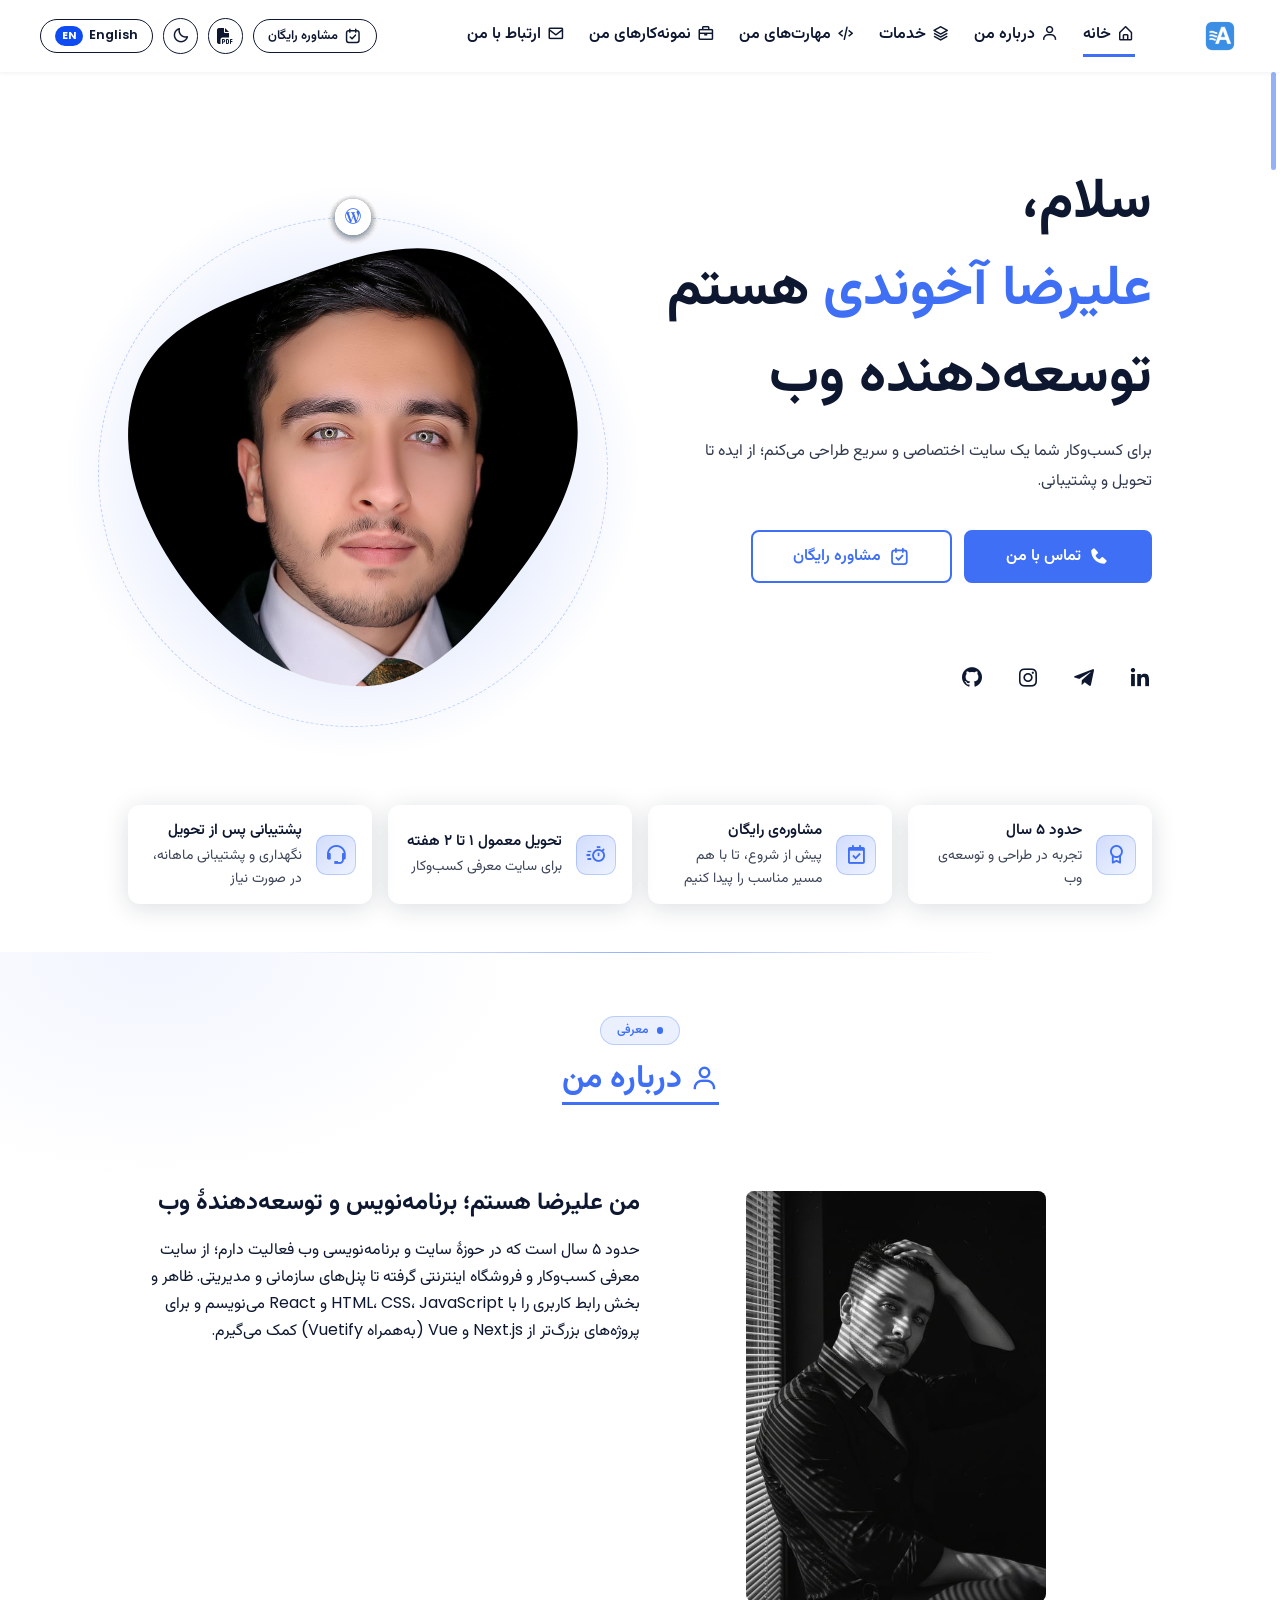
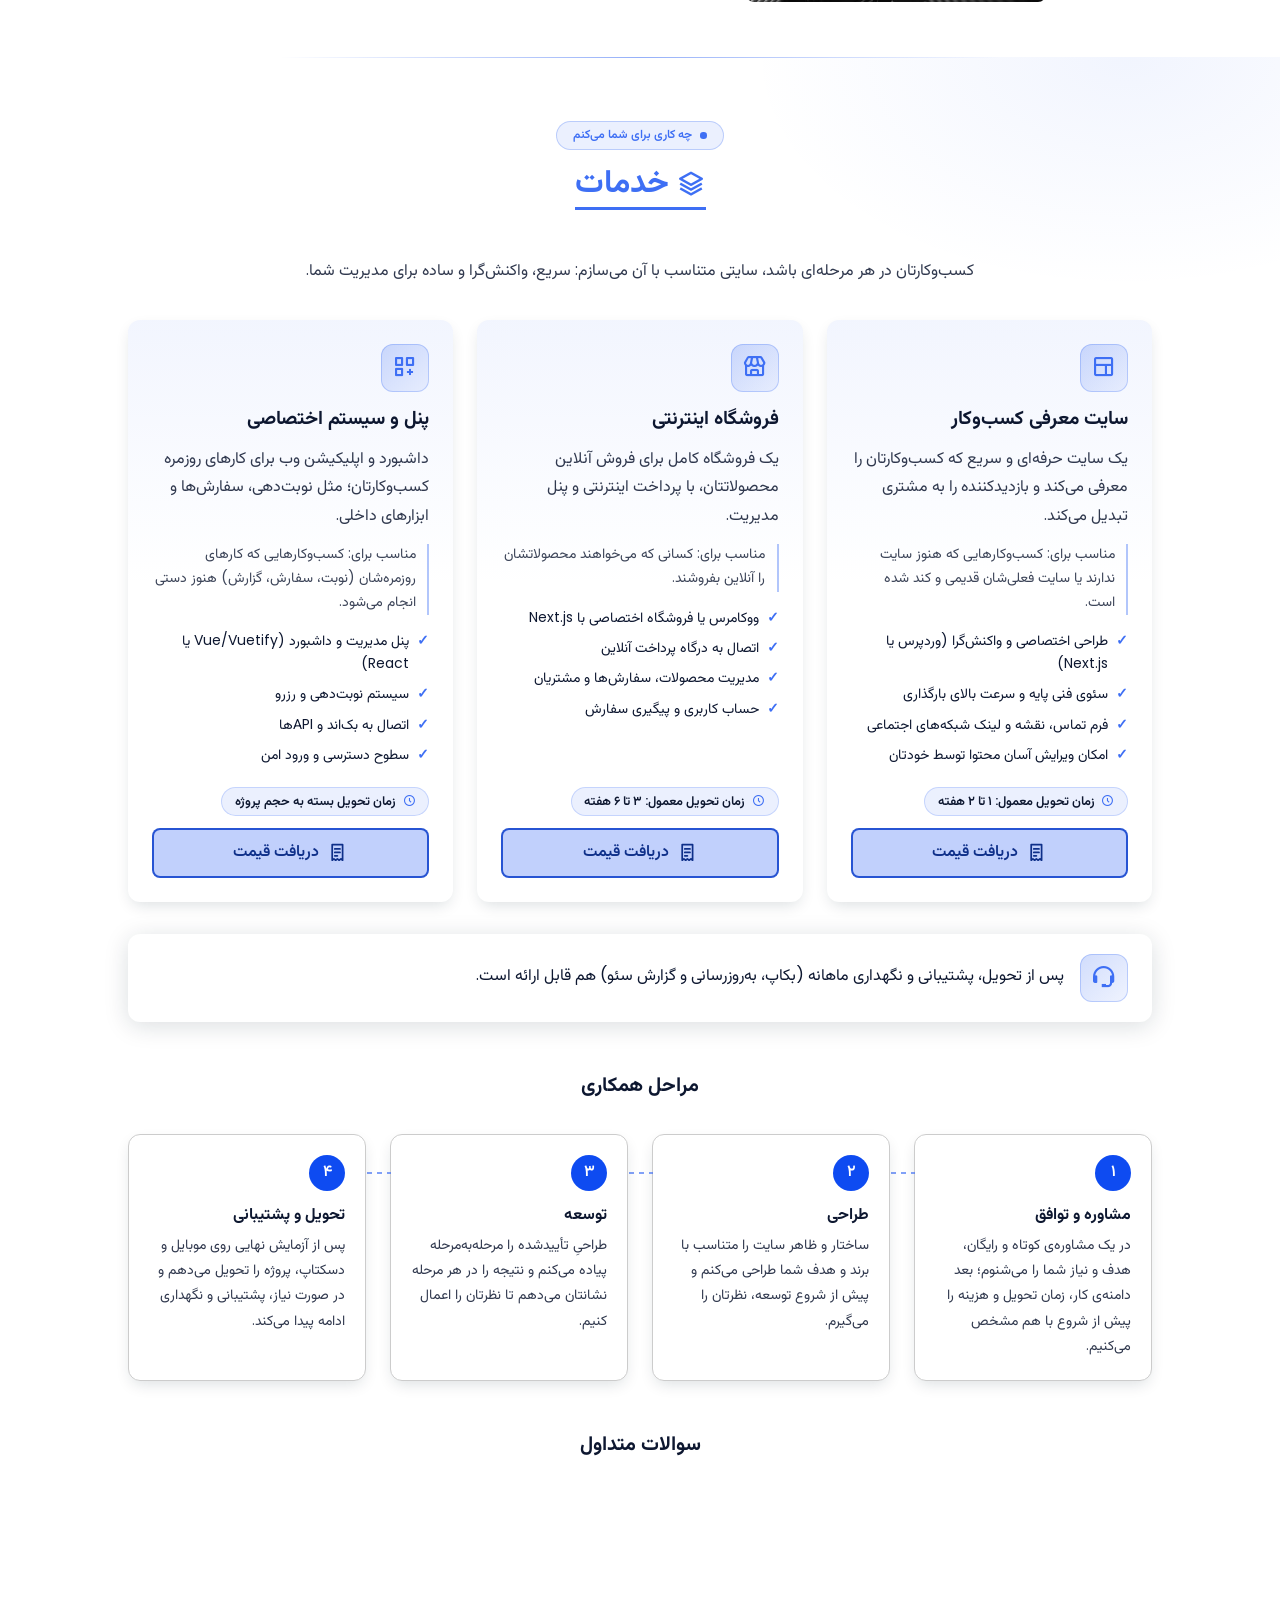
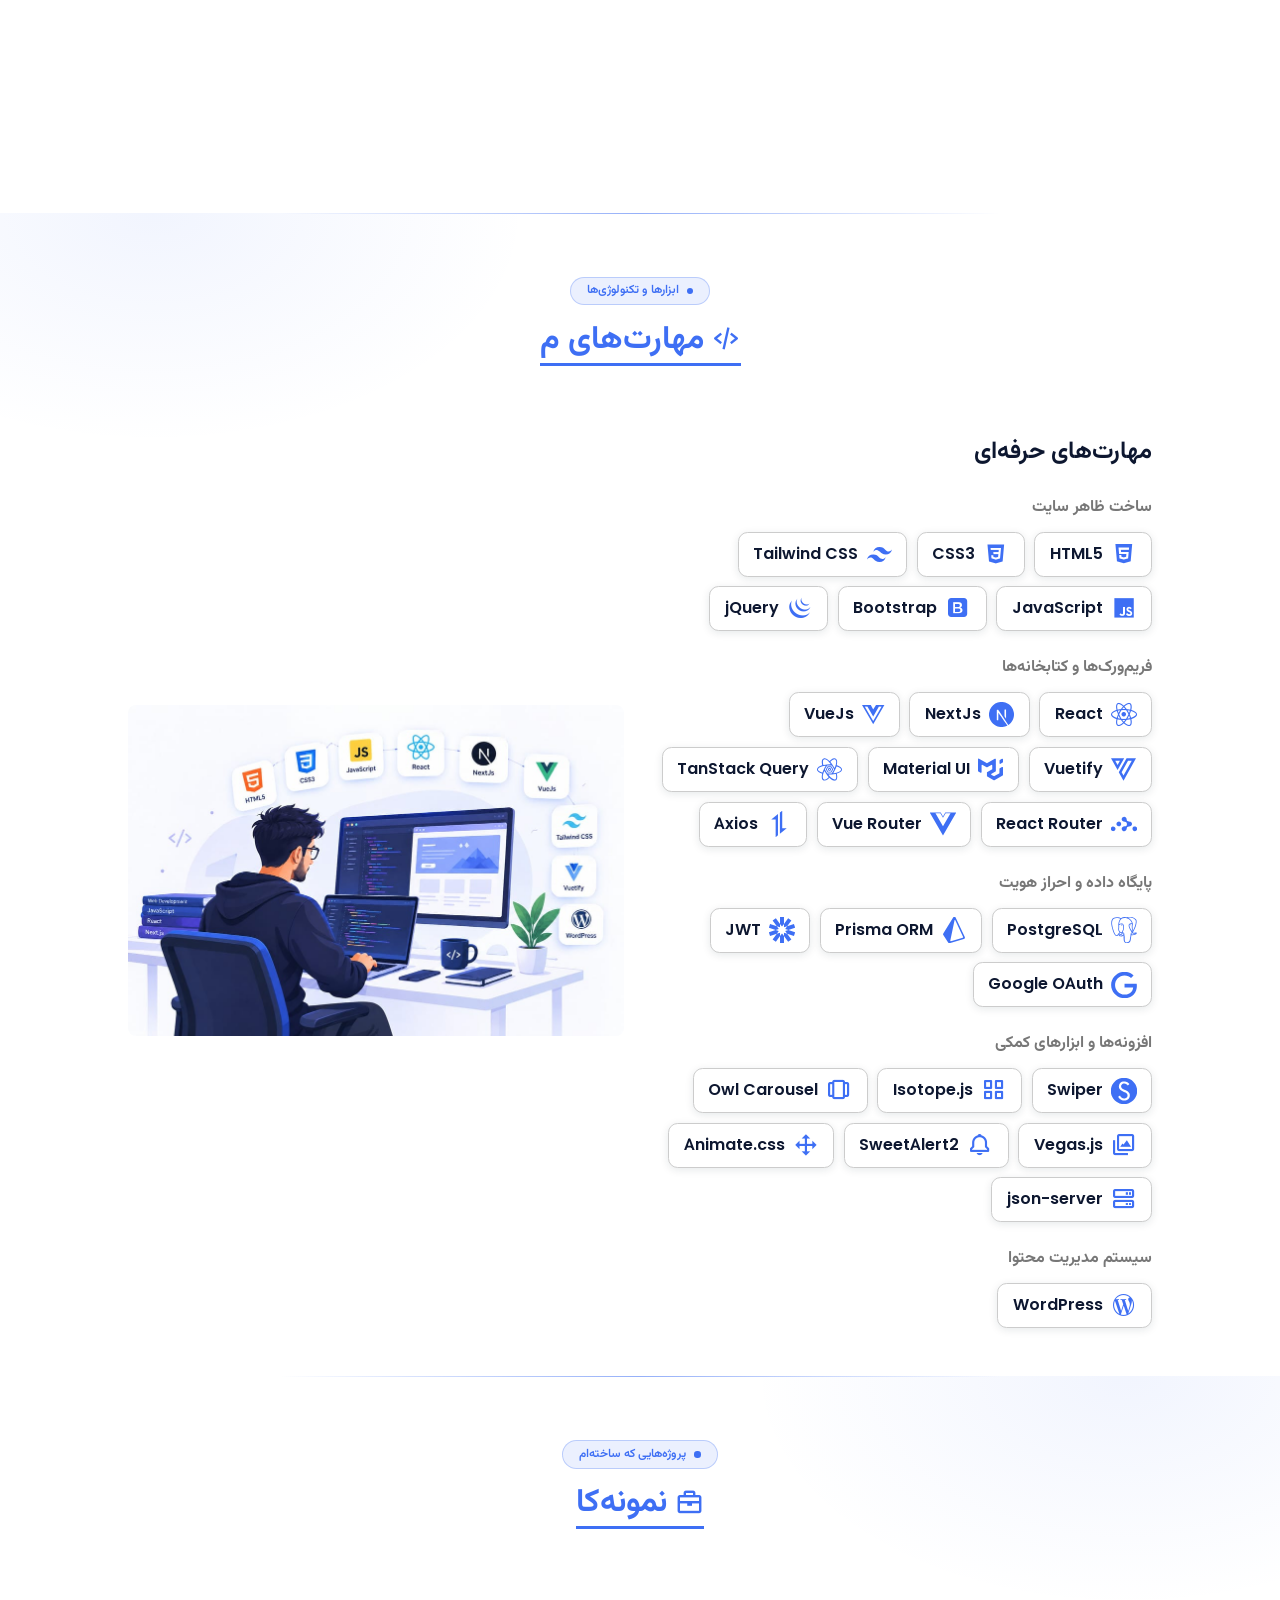
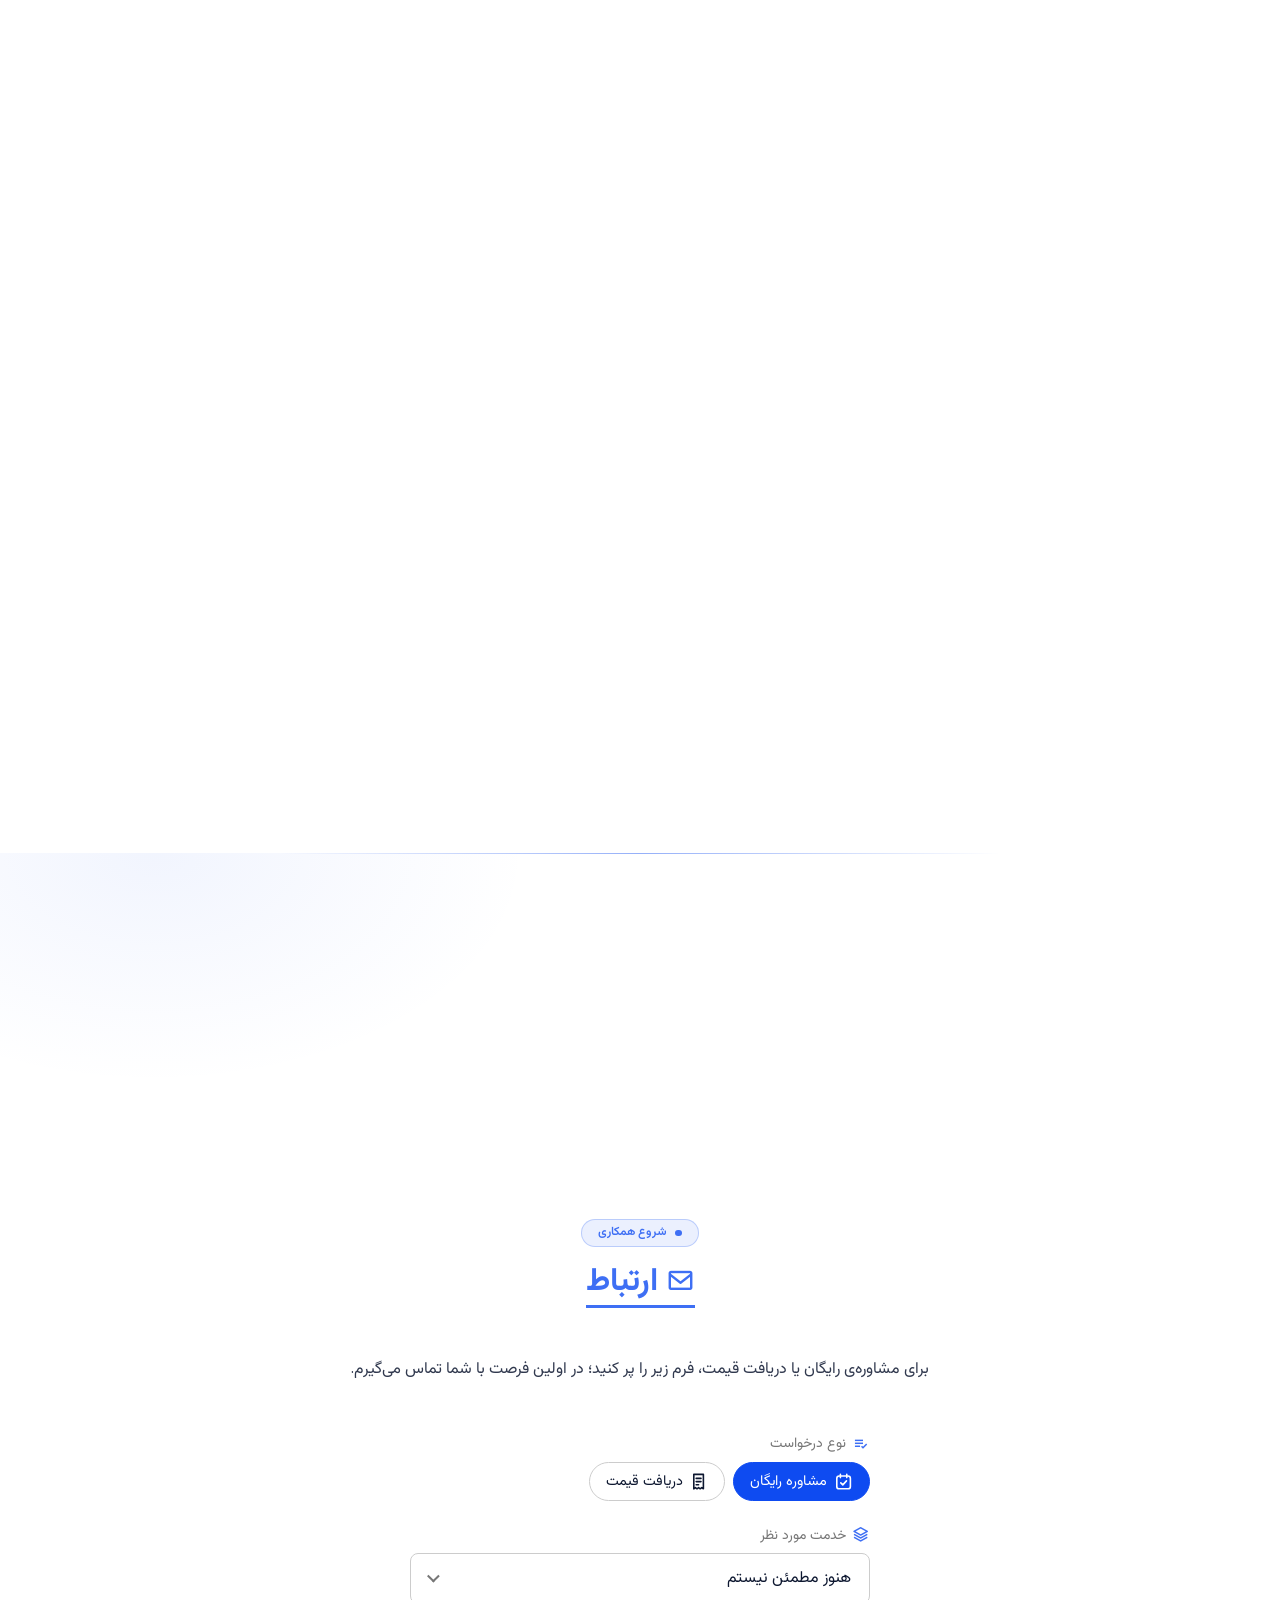
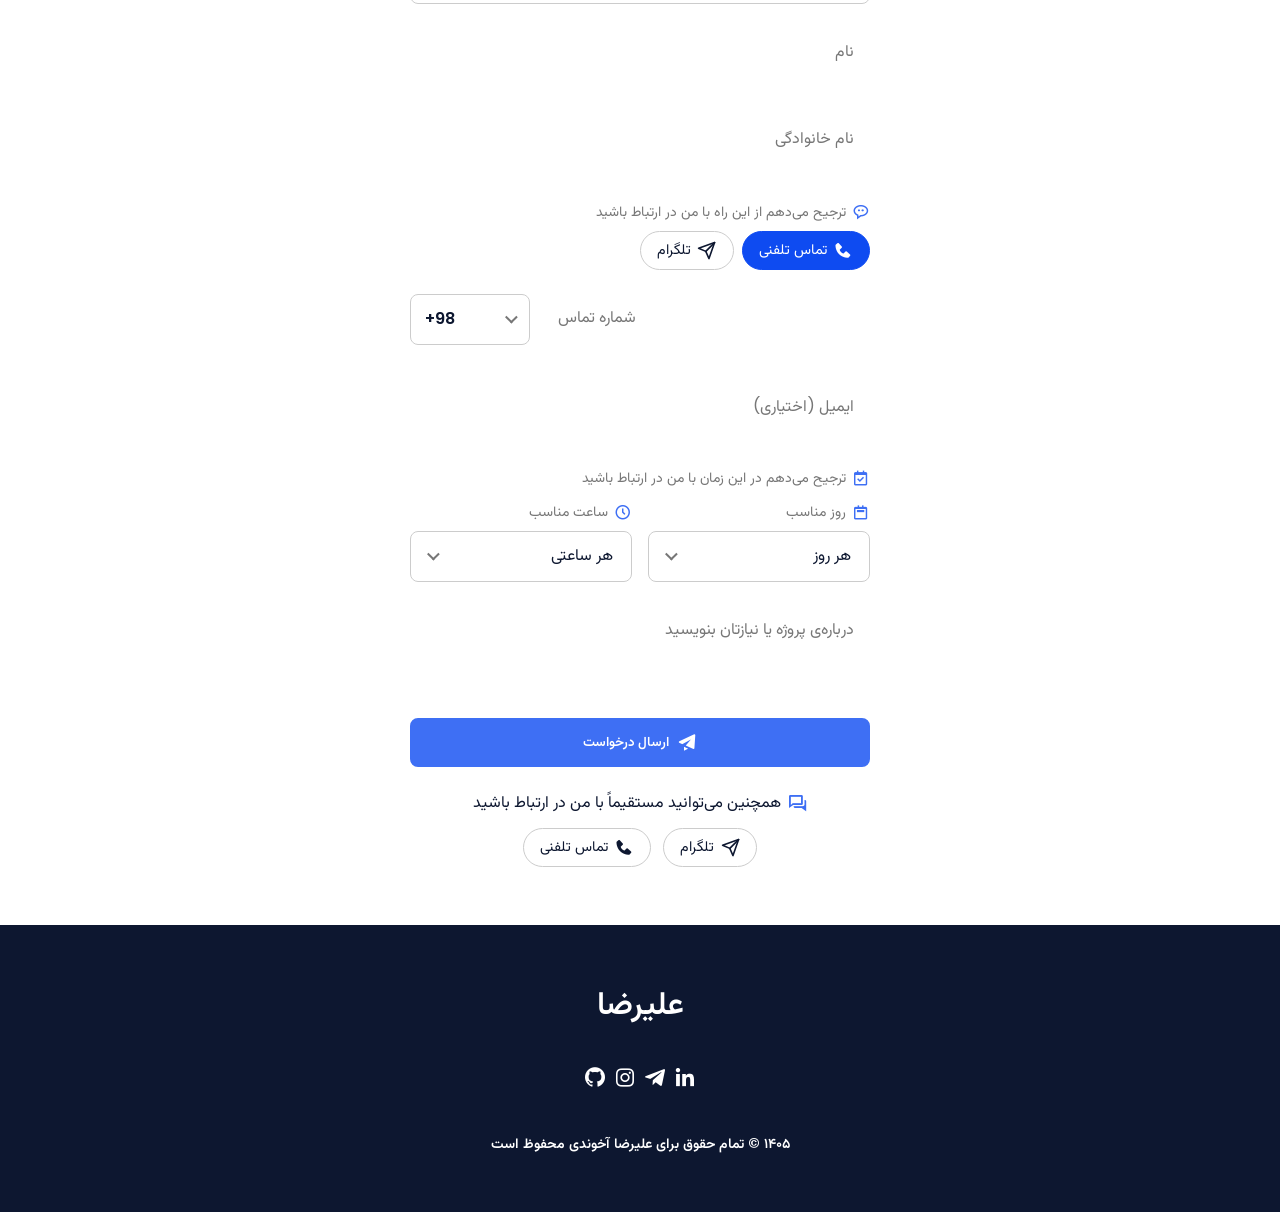
<file: index.html>
<!DOCTYPE html>
<html lang="fa" dir="rtl">

<head>
    <meta charset="UTF-8">
    <meta name="viewport" content="width=device-width, initial-scale=1.0">

    <!-- تشخیص زودهنگام زبان و تم تا صفحه از همون اول با جهت/فونت/رنگ درست رندر بشه (جلوگیری از پرش) -->
    <script>
        (function () {
            try {
                var saved = localStorage.getItem('site-lang');
                var lang = (saved === 'en' || saved === 'fa') ? saved : 'fa';
                document.documentElement.lang = lang;
                document.documentElement.dir = lang === 'fa' ? 'rtl' : 'ltr';
            } catch (e) { }
            try {
                var savedTheme = localStorage.getItem('site-theme');
                var theme = (savedTheme === 'light' || savedTheme === 'dark')
                    ? savedTheme
                    : ((window.matchMedia && window.matchMedia('(prefers-color-scheme: dark)').matches) ? 'dark' : 'light');
                document.documentElement.setAttribute('data-theme', theme);
            } catch (e) { }
        })();
    </script>

    <!-- ایمنی در برابر خطای گذرای CDN (مثلاً ۵۰۴ یا کندیِ چند ثانیه‌ای وقتی کش لبه سرد است):
         ۱) هر فایل ناموفق (CSS، اسکریپت، عکس، فونت) حداکثر ۲ بار دیگر با پارامتر جدید گرفته می‌شه؛
         ۲) فونت زبان فعلی از همین‌جا پیش‌بارگذاری می‌شه تا منتظر رسیدن CSS نمی‌مونه (یک مرحله از زنجیره‌ی HTML ← CSS ← فونت کم می‌شه) -->
    <script>
        (function () {
            var MAX_TRIES = 2;
            var tries = {};

            function base(url) {
                return url.replace(/([?&])r=\d+(&|$)/, '$1').replace(/[?&]$/, '');
            }
            function bust(url, n) {
                var b = base(url);
                return b + (b.indexOf('?') > -1 ? '&' : '?') + 'r=' + n;
            }

            // خطای بارگذاری فایل روی خودِ المان می‌افته و bubble نمی‌شه؛ برای همین در فاز capture روی window گوش می‌دیم
            window.addEventListener('error', function (e) {
                var el = e.target;
                if (!el || !el.tagName) return; // خطای معمولی جاوااسکریپت، نه خطای فایل
                var tag = el.tagName.toLowerCase();
                var url;
                if (tag === 'link' && (el.rel === 'stylesheet' || (el.rel === 'preload' && el.as === 'style'))) url = el.href;
                else if ((tag === 'script' || tag === 'img') && el.src) url = el.src;
                else if (tag === 'image' && el.getAttribute('href')) url = new URL(el.getAttribute('href'), document.baseURI).href;
                else return;

                var key = base(url);
                var n = (tries[key] || 0) + 1;
                if (n > MAX_TRIES) return;
                tries[key] = n;
                var next = bust(url, n);

                setTimeout(function () {
                    if (tag === 'link') {
                        var copy = el.cloneNode(false); // onload/rel/as همراهش کپی می‌شه
                        copy.href = next;
                        if (el.parentNode) {
                            el.parentNode.insertBefore(copy, el);
                            el.parentNode.removeChild(el);
                        }
                    } else if (tag === 'script') {
                        var s = document.createElement('script');
                        s.src = next;
                        s.async = false;
                        document.head.appendChild(s);
                    } else if (tag === 'image') {
                        el.setAttribute('href', next);
                    } else {
                        el.src = next;
                    }
                }, n * 1000);
            }, true);

            // فونت‌ها از داخل CSS لود می‌شن و خطاشون روی window نمی‌رسه؛ فایلشون رو خودمون با FontFace دوباره می‌گیریم
            function fontFile(family, weight) {
                if (family === 'boxicons') return 'assets/fonts/boxicons.woff2';
                if (family === 'Vazirmatn') return 'assets/fonts/vazirmatn-var.woff2';
                if (family === 'Poppins') return 'assets/fonts/poppins-' + weight + '.woff2';
                if (family === 'Font Awesome 6 Brands') return 'assets/webfonts/fa-brands-400.woff2';
                if (family === 'Font Awesome 6 Free') return 'assets/webfonts/' + (weight === '900' ? 'fa-solid-900' : 'fa-regular-400') + '.woff2';
                return null;
            }
            function retryFont(family, file, desc, n) {
                if (n > MAX_TRIES) return;
                setTimeout(function () {
                    var face = new FontFace(family, 'url(' + bust(file, n) + ') format("woff2")', desc);
                    face.load().then(function () {
                        document.fonts.add(face);
                    }, function () {
                        retryFont(family, file, desc, n + 1);
                    });
                }, n * 1000);
            }
            if (window.FontFace && document.fonts && document.fonts.addEventListener) {
                document.fonts.addEventListener('loadingerror', function (e) {
                    (e.fontfaces || []).forEach(function (f) {
                        var family = f.family.replace(/["']/g, '');
                        var file = fontFile(family, f.weight);
                        if (file) retryFont(family, file, { weight: f.weight, style: f.style }, 1);
                    });
                });
            }

            // فونت متن زبان فعلی (فارسی: وزیرمتن، انگلیسی: پاپینز) همین‌جا شروع به دانلود می‌کنه
            var files = document.documentElement.lang === 'en' ? ['poppins-400', 'poppins-600', 'poppins-700'] : ['vazirmatn-var'];
            for (var i = 0; i < files.length; i++) {
                var link = document.createElement('link');
                link.rel = 'preload';
                link.as = 'font';
                link.type = 'font/woff2';
                link.crossOrigin = 'anonymous';
                link.href = 'assets/fonts/' + files[i] + '.woff2';
                document.head.appendChild(link);
            }
        })();
    </script>
    <!-- فونت آیکون‌ها و عکس هیرو هم از ابتدا شروع به دانلود می‌شن (نه بعد از رسیدن CSS یا رسیدن به تگ SVG) -->
    <link rel="preload" as="font" type="font/woff2" href="assets/fonts/boxicons.woff2" crossorigin>
    <link rel="preload" as="image" href="assets/img/perfil.jpg?v=3" fetchpriority="high">

   <title>طراحی سایت علیرضا آخوندی</title>
    <meta name="description"
        content="طراحی سایت علیرضا آخوندی : سایت معرفی کسب‌وکار، فروشگاه اینترنتی و پنل مدیریت اختصاصی با وردپرس، React و Next.js. مشاوره رایگان.">
    <meta name="author" content="Alireza Akhoondi">
    <link rel="canonical" href="https://alirezaakhoondi.ir/">

    <!-- Open Graph (Facebook, LinkedIn, Telegram, WhatsApp) -->
    <meta property="og:type" content="website">
    <meta property="og:url" content="https://alirezaakhoondi.ir/">
    <meta property="og:site_name" content="علیرضا آخوندی">
    <meta property="og:locale" content="fa_IR">
    <meta property="og:title" content="طراحی سایت علیرضا آخوندی">
    <meta property="og:description"
        content="طراحی سایت علیرضا آخوندی : سایت معرفی کسب‌وکار، فروشگاه اینترنتی و پنل مدیریت اختصاصی با وردپرس، React و Next.js. مشاوره رایگان.">
    <meta property="og:image" content="https://alirezaakhoondi.ir/assets/img/perfil.jpg">
    <meta property="og:image:alt" content="علیرضا آخوندی ، توسعه‌دهنده وب">

    <!-- Twitter Card -->
    <meta name="twitter:card" content="summary_large_image">
    <meta name="twitter:title" content="طراحی سایت علیرضا آخوندی">
    <meta name="twitter:description"
        content="طراحی سایت علیرضا آخوندی : سایت معرفی کسب‌وکار، فروشگاه اینترنتی و پنل مدیریت اختصاصی با وردپرس، React و Next.js. مشاوره رایگان.">
    <meta name="twitter:image" content="https://alirezaakhoondi.ir/assets/img/perfil.jpg">
    <meta name="twitter:image:alt" content="علیرضا آخوندی ، توسعه‌دهنده وب">

    <meta name="theme-color" content="#3e6ff4">

    <!-- Favicons -->
    <link rel="icon" type="image/x-icon" href="assets/img/favicon.ico">
    <link rel="icon" type="image/png" sizes="32x32" href="assets/img/favicon-32x32.png">
    <link rel="icon" type="image/png" sizes="16x16" href="assets/img/favicon-16x16.png">
    <link rel="apple-touch-icon" sizes="180x180" href="assets/img/apple-touch-icon.png">
    <link rel="manifest" href="assets/site.webmanifest">

    <link rel="stylesheet" href="assets/css/styles.css?v=46">
    <!-- آیکون‌فونت‌ها: میزبانی محلی (کنترل کامل روی کش و font-display) + بدون مسدودکردن رندر اولیه -->
    <link rel="preload" as="style" href="assets/css/boxicons.min.css" onload="this.onload=null;this.rel='stylesheet'">
    <link rel="preload" as="style" href="assets/css/fontawesome.min.css"
        onload="this.onload=null;this.rel='stylesheet'">
    <noscript>
        <link rel="stylesheet" href="assets/css/boxicons.min.css">
        <link rel="stylesheet" href="assets/css/fontawesome.min.css">
    </noscript>

    <!-- Structured data for search engines: the person and the website, with both spellings of the name -->
    <script type="application/ld+json">
        {
          "@context": "https://schema.org",
          "@graph": [
            {
              "@type": "Person",
              "@id": "https://alirezaakhoondi.ir/#person",
              "name": "Alireza Akhoondi",
              "alternateName": ["علیرضا آخوندی", "alirezaakhoondi"],
              "url": "https://alirezaakhoondi.ir/",
              "image": "https://alirezaakhoondi.ir/assets/img/perfil.jpg",
              "jobTitle": "Front-End Developer",
              "sameAs": [
                "https://www.linkedin.com/in/alireza-akhoondi-dev",
                "https://github.com/AlirezaAk2001",
                "https://instagram.com/alireza_egn",
                "https://t.me/alireza_egn"
              ],
              "knowsAbout": ["HTML", "CSS", "JavaScript", "React", "Vue.js", "Next.js", "Tailwind CSS", "Vuetify"]
            },
            {
              "@type": "WebSite",
              "@id": "https://alirezaakhoondi.ir/#website",
              "url": "https://alirezaakhoondi.ir/",
              "name": "علیرضا آخوندی",
              "alternateName": ["Alireza Akhoondi", "alirezaakhoondi.ir"],
              "inLanguage": ["fa", "en"],
              "publisher": { "@id": "https://alirezaakhoondi.ir/#person" }
            }
          ]
        }
        </script>
</head>

<body>
    <!--===== HEADER =====-->
    <header class="l-header">
        <nav class="nav bd-grid">
            <div>
                <div class="nav__logo">
                    <img src="assets/img/nav-logo.png" alt="Logo" width="40" height="40"
                        style="width:40px; height:40px; border-radius:8px;">
                </div>
            </div>
            <div class="nav__menu" id="nav-menu" style="cursor: default;">
                <ul class="nav__list">
                    <li class="nav__item"><a href="#home" class="nav__link active-link flag-button"><i
                                class='bx bx-home-alt nav__link-icon'></i><span data-i18n="nav_home">خانه</span></a>
                    </li>
                    <li class="nav__item"><a href="#about" class="nav__link flag-button"><i
                                class='bx bx-user nav__link-icon'></i><span data-i18n="nav_about">درباره من</span></a></li>
                    <li class="nav__item"><a href="#services" class="nav__link flag-button"><i
                                class='bx bx-layer nav__link-icon'></i><span data-i18n="nav_services">خدمات</span></a></li>
                    <li class="nav__item"><a href="#skills" class="nav__link flag-button"><i
                                class='bx bx-code-alt nav__link-icon'></i><span data-i18n="nav_skills">مهارت‌های من</span></a>
                    </li>
                    <li class="nav__item"><a href="#work" class="nav__link flag-button"><i
                                class='bx bx-briefcase nav__link-icon'></i><span
                                data-i18n="nav_work">نمونه‌کارهای من</span></a></li>
                    <li class="nav__item"><a href="#contact" class="nav__link flag-button"><i
                                class='bx bx-envelope nav__link-icon'></i><span
                                data-i18n="nav_contact">ارتباط با من</span></a></li>
                </ul>
            </div>
            <div class="nav__actions">
                <a href="#contactForm" class="nav__cta" data-request="consult">
                    <svg class="icon-check" viewBox="0 0 24 24" aria-hidden="true" focusable="false"><rect x="3.5" y="5" width="17" height="16" rx="3"/><path d="M8 3v4M16 3v4"/><path class="icon-check__tick" pathLength="1" d="M8.5 13.6l2.5 2.5 4.6-5"/></svg>
                    <span data-i18n="home_consult">مشاوره رایگان</span>
                </a>
                <a href="assets/docs/Alireza-Akhoondi-Resume.pdf" download="Alireza-Akhoondi-Resume.pdf"
                    class="resume-download" aria-label="Download Resume">
                    <i class="fas fa-file-pdf"></i>
                    <span data-i18n="resume_download">دانلود رزومه</span>
                </a>
                <button type="button" id="theme-toggle" class="theme-toggle" aria-label="Toggle dark mode"
                    data-tooltip="Switch to dark mode">
                    <i class='bx bx-moon'></i>
                </button>
                <button type="button" id="lang-toggle" class="lang-toggle" aria-label="Change language">
                    <span class="lang-toggle__label">فارسی</span>
                    <span class="lang-toggle__badge">فا</span>
                </button>
            </div>
            <button type="button" class="nav__toggle flag-button" id="nav-toggle" aria-label="Toggle menu"
                aria-controls="nav-menu" aria-expanded="false">
                <span class="nav__toggle-icon" aria-hidden="true"><span></span><span></span><span></span></span>
            </button>
        </nav>
        <div class="nav__overlay" id="nav-overlay" aria-hidden="true"></div>
    </header>
    <main class="l-main">
        <!--===== HOME =====-->
        <section class="home bd-grid" id="home">
            <div class="home__data" style="cursor: default;">
                <h1 class="home__title" data-i18n="home_title">سلام،<br><span class="home__title-color">علیرضا آخوندی</span> هستم<br>توسعه‌دهنده وب</h1>
                <p class="home__subtitle" data-i18n="home_subtitle">برای کسب‌وکار شما یک سایت اختصاصی و سریع طراحی می‌کنم؛ از ایده تا تحویل و پشتیبانی.</p>
                <div class="home__cta">
                    <a href="tel:+989024009061" class="btn btn-call flag-button">
                        <i class="bx bxs-phone icon-default"></i>
                        <i class="bx bx-phone-call icon-hover"></i>
                        <span data-i18n="home_call">تماس با من</span>
                    </a>
                    <a href="#contactForm" class="btn btn-outline flag-button" data-request="consult">
                        <svg class="icon-check" viewBox="0 0 24 24" aria-hidden="true" focusable="false"><rect x="3.5" y="5" width="17" height="16" rx="3"/><path d="M8 3v4M16 3v4"/><path class="icon-check__tick" pathLength="1" d="M8.5 13.6l2.5 2.5 4.6-5"/></svg>
                        <span data-i18n="home_consult">مشاوره رایگان</span>
                    </a>
                </div>
            </div>
            <div class="home__social">
                <a href="https://www.linkedin.com/in/alireza-akhoondi-dev" class="home__social-icon"
                    aria-label="LinkedIn">
                    <i class='bx bxl-linkedin flag-button'></i>
                </a>
                <a href="https://t.me/alireza_egn" class="home__social-icon" aria-label="Telegram">
                    <i class='bx bxl-telegram flag-button'></i>
                </a>
                <a href="https://instagram.com/alireza_egn" class="home__social-icon" aria-label="Instagram">
                    <i class='bx bxl-instagram flag-button'></i>
                </a>
                <a href="https://github.com/AlirezaAk2001" class="home__social-icon" aria-label="GitHub">
                    <i class='bx bxl-github flag-button'></i>
                </a>
            </div>
            <div class="home__img">
                <svg class="home__blob" viewBox="0 0 479 467" xmlns="http://www.w3.org/2000/svg"
                    xmlns:xlink="http://www.w3.org/1999/xlink">
                    <mask id="mask0" mask-type="alpha">
                        <path
                            d="M9.19024 145.964C34.0253 76.5814 114.865 54.7299 184.111 29.4823C245.804 6.98884 311.86 -14.9503 370.735 14.143C431.207 44.026 467.948 107.508 477.191 174.311C485.897 237.229 454.931 294.377 416.506 344.954C373.74 401.245 326.068 462.801 255.442 466.189C179.416 469.835 111.552 422.137 65.1576 361.805C17.4835 299.81 -17.1617 219.583 9.19024 145.964Z" />
                    </mask>
                    <g mask="url(#mask0)">
                        <path
                            d="M9.19024 145.964C34.0253 76.5814 114.865 54.7299 184.111 29.4823C245.804 6.98884 311.86 -14.9503 370.735 14.143C431.207 44.026 467.948 107.508 477.191 174.311C485.897 237.229 454.931 294.377 416.506 344.954C373.74 401.245 326.068 462.801 255.442 466.189C179.416 469.835 111.552 422.137 65.1576 361.805C17.4835 299.81 -17.1617 219.583 9.19024 145.964Z" />
                        <image class="home__blob-img" x="0" y="-64" width="479" height="639" preserveAspectRatio="xMidYMid slice" href="assets/img/perfil.jpg?v=3" />
                    </g>
                </svg>
                <div class="home__orbit" aria-hidden="true">
                    <div class="home__orbit-track" style="--delay: 0s;">
                        <span class="home__orbit-icon"><i class='bx bxl-html5'></i></span>
                    </div>
                    <div class="home__orbit-track" style="--delay: -3s;">
                        <span class="home__orbit-icon"><i class='bx bxl-css3'></i></span>
                    </div>
                    <div class="home__orbit-track" style="--delay: -6s;">
                        <span class="home__orbit-icon"><span class="home__orbit-logo icon-mask" data-icon="tailwindcss"></span></span>
                    </div>
                    <div class="home__orbit-track" style="--delay: -9s;">
                        <span class="home__orbit-icon"><i class='bx bxl-javascript'></i></span>
                    </div>
                    <div class="home__orbit-track" style="--delay: -12s;">
                        <span class="home__orbit-icon"><i class="fab fa-react"></i></span>
                    </div>
                    <div class="home__orbit-track" style="--delay: -15s;">
                        <span class="home__orbit-icon"><span class="home__orbit-logo icon-mask" data-icon="nextdotjs"></span></span>
                    </div>
                    <div class="home__orbit-track" style="--delay: -18s;">
                        <span class="home__orbit-icon"><i class="fab fa-vuejs"></i></span>
                    </div>
                    <div class="home__orbit-track" style="--delay: -21s;">
                        <span class="home__orbit-icon"><span class="home__orbit-logo icon-mask" data-icon="vuetify"></span></span>
                    </div>
                    <div class="home__orbit-track" style="--delay: -24s;">
                        <span class="home__orbit-icon"><i class='bx bxl-wordpress'></i></span>
                    </div>
                </div>
            </div>
        </section>
        <!--===== TRUST STRIP =====
             هر آیتم فقط چیزی را می‌گوید که در خود صفحه (درباره‌ی من، خدمات و مراحل) آمده؛ متن‌ها در translations (کلیدهای trust*) -->
        <ul class="trust bd-grid">
            <li class="trust__item">
                <span class="trust__icon" aria-hidden="true"><i class='bx bx-award'></i></span>
                <div>
                    <p class="trust__title" data-i18n="trust1_title">حدود ۵ سال</p>
                    <p class="trust__text" data-i18n="trust1_text">تجربه در طراحی و توسعه‌ی وب</p>
                </div>
            </li>
            <li class="trust__item">
                <span class="trust__icon" aria-hidden="true"><i class='bx bx-calendar-check'></i></span>
                <div>
                    <p class="trust__title" data-i18n="trust2_title">مشاوره‌ی رایگان</p>
                    <p class="trust__text" data-i18n="trust2_text">پیش از شروع، تا با هم مسیر مناسب را پیدا کنیم</p>
                </div>
            </li>
            <li class="trust__item">
                <span class="trust__icon" aria-hidden="true"><i class='bx bx-timer'></i></span>
                <div>
                    <p class="trust__title" data-i18n="trust3_title">تحویل معمول ۱ تا ۲ هفته</p>
                    <p class="trust__text" data-i18n="trust3_text">برای سایت معرفی کسب‌وکار</p>
                </div>
            </li>
            <li class="trust__item">
                <span class="trust__icon" aria-hidden="true"><i class='bx bx-support'></i></span>
                <div>
                    <p class="trust__title" data-i18n="trust4_title">پشتیبانی پس از تحویل</p>
                    <p class="trust__text" data-i18n="trust4_text">نگهداری و پشتیبانی ماهانه، در صورت نیاز</p>
                </div>
            </li>
        </ul>
        <!--===== ABOUT =====-->
        <section class="about section " id="about" style="cursor: default;">
            <p class="section-eyebrow" data-i18n="eyebrow_about">معرفی</p>
            <h2 class="section-title"><i class='bx bx-user section-title__icon'></i><span
                    data-i18n="about_title">درباره من</span></h2>
            <div class="about__container bd-grid">
                <div class="about__img">
                    <img src="assets/img/profile(1).jpg" alt="Alireza Akhoondi" width="500" height="685"
                        loading="lazy">
                </div>

                <div>
                    <h2 class="about__subtitle" data-i18n="about_subtitle">من علیرضا هستم؛ برنامه‌نویس و توسعه‌دهندۀ وب</h2>
                    <p class="about__text" data-i18n="about_text">حدود ۵ سال است که در حوزۀ سایت و برنامه‌نویسی وب فعالیت دارم؛ از سایت معرفی کسب‌وکار و فروشگاه اینترنتی گرفته تا پنل‌های سازمانی و مدیریتی. ظاهر و بخش رابط کاربری را با HTML، CSS، JavaScript و React می‌نویسم و برای پروژه‌های بزرگ‌تر از Next.js و Vue (به‌همراه Vuetify) کمک می‌گیرم.</p>
                    <p class="about__text" data-i18n="about_text2">الان به‌تنهایی مشغول ساخت یک فروشگاه آنلاین بزرگ از صفر هستم، با پنل مدیریت، سیستم احراز هویت و اتصال به APIها؛ رابط کاربری را تکمیل می‌کنم و آن را روی سرور می‌برم. هم در یک گروه تیمی کار کرده‌ام و هم روی پروژه‌های شخصی، و حدود ۲ سال هم در زمینۀ طراحی سایت‌های وردپرسی فعالیت داشته‌ام.</p>
                    <div class="about__actions">
                        <p class="about__cta-text" data-i18n="about_cta">ایده‌ای دارید؟ می‌توانید ایدۀ خود را تنها با یک کلیک و مشاورۀ رایگان به واقعیت تبدیل کنید.</p>
                        <a href="#contactForm" class="btn btn-outline flag-button" data-request="consult">
                            <svg class="icon-check" viewBox="0 0 24 24" aria-hidden="true" focusable="false"><rect x="3.5" y="5" width="17" height="16" rx="3"/><path d="M8 3v4M16 3v4"/><path class="icon-check__tick" pathLength="1" d="M8.5 13.6l2.5 2.5 4.6-5"/></svg>
                            <span data-i18n="home_consult">مشاوره رایگان</span>
                        </a>
                    </div>
                </div>
            </div>
        </section>
        <!--===== SERVICES =====-->
        <section class="services section" id="services" style="cursor: default;">
            <p class="section-eyebrow" data-i18n="eyebrow_services">چه کاری برای شما می‌کنم</p>
            <h2 class="section-title"><i class='bx bx-layer section-title__icon'></i><span
                    data-i18n="services_title">خدمات</span></h2>
            <p class="services__intro" data-i18n="services_intro">کسب‌وکارتان در هر مرحله‌ای باشد، سایتی متناسب با آن می‌سازم: سریع، واکنش‌گرا و ساده برای مدیریت شما.</p>
            <div class="services__container bd-grid">
                <article class="services__card">
                    <span class="services__icon" aria-hidden="true"><i class='bx bx-layout'></i></span>
                    <h3 class="services__title" data-i18n="svc1_title">سایت معرفی کسب‌وکار</h3>
                    <p class="services__desc" data-i18n="svc1_desc">یک سایت حرفه‌ای و سریع که کسب‌وکارتان را معرفی می‌کند و بازدیدکننده را به مشتری تبدیل می‌کند.</p>
                    <p class="services__for" data-i18n="svc1_for">مناسب برای: کسب‌وکارهایی که هنوز سایت ندارند یا سایت فعلی‌شان قدیمی و کند شده است.</p>
                    <ul class="services__features" data-i18n="svc1_features"><li>طراحی اختصاصی و واکنش‌گرا (وردپرس یا Next.js)</li><li>سئوی فنی پایه و سرعت بالای بارگذاری</li><li>فرم تماس، نقشه و لینک شبکه‌های اجتماعی</li><li>امکان ویرایش آسان محتوا توسط خودتان</li></ul>
                    <p class="services__time"><i class='bx bx-time-five'></i><span data-i18n="svc1_time">زمان تحویل معمول: ۱ تا ۲ هفته</span></p>
                    <a href="#contactForm" class="btn btn-quote flag-button" data-request="quote" data-service="website">
                        <svg class="icon-quote" viewBox="0 0 24 24" aria-hidden="true" focusable="false"><path class="icon-quote__body" d="M6 3h12v18l-2-1.5-2 1.5-2-1.5-2 1.5-2-1.5-2 1.5z"/><path class="icon-quote__line icon-quote__line--1" pathLength="1" d="M9 8h6"/><path class="icon-quote__line icon-quote__line--2" pathLength="1" d="M9 12h6"/><path class="icon-quote__line icon-quote__line--3" pathLength="1" d="M9 16h3"/></svg>
                        <span data-i18n="services_cta">دریافت قیمت</span>
                    </a>
                </article>
                <article class="services__card">
                    <span class="services__icon" aria-hidden="true"><i class='bx bx-store'></i></span>
                    <h3 class="services__title" data-i18n="svc2_title">فروشگاه اینترنتی</h3>
                    <p class="services__desc" data-i18n="svc2_desc">یک فروشگاه کامل برای فروش آنلاین محصولاتتان، با پرداخت اینترنتی و پنل مدیریت.</p>
                    <p class="services__for" data-i18n="svc2_for">مناسب برای: کسانی که می‌خواهند محصولاتشان را آنلاین بفروشند.</p>
                    <ul class="services__features" data-i18n="svc2_features"><li>ووکامرس یا فروشگاه اختصاصی با Next.js</li><li>اتصال به درگاه پرداخت آنلاین</li><li>مدیریت محصولات، سفارش‌ها و مشتریان</li><li>حساب کاربری و پیگیری سفارش</li></ul>
                    <p class="services__time"><i class='bx bx-time-five'></i><span data-i18n="svc2_time">زمان تحویل معمول: ۳ تا ۶ هفته</span></p>
                    <a href="#contactForm" class="btn btn-quote flag-button" data-request="quote" data-service="store">
                        <svg class="icon-quote" viewBox="0 0 24 24" aria-hidden="true" focusable="false"><path class="icon-quote__body" d="M6 3h12v18l-2-1.5-2 1.5-2-1.5-2 1.5-2-1.5-2 1.5z"/><path class="icon-quote__line icon-quote__line--1" pathLength="1" d="M9 8h6"/><path class="icon-quote__line icon-quote__line--2" pathLength="1" d="M9 12h6"/><path class="icon-quote__line icon-quote__line--3" pathLength="1" d="M9 16h3"/></svg>
                        <span data-i18n="services_cta">دریافت قیمت</span>
                    </a>
                </article>
                <article class="services__card">
                    <span class="services__icon" aria-hidden="true"><i class='bx bx-customize'></i></span>
                    <h3 class="services__title" data-i18n="svc3_title">پنل و سیستم اختصاصی</h3>
                    <p class="services__desc" data-i18n="svc3_desc">داشبورد و اپلیکیشن وب برای کارهای روزمره کسب‌وکارتان؛ مثل نوبت‌دهی، سفارش‌ها و ابزارهای داخلی.</p>
                    <p class="services__for" data-i18n="svc3_for">مناسب برای: کسب‌وکارهایی که کارهای روزمره‌شان (نوبت، سفارش، گزارش) هنوز دستی انجام می‌شود.</p>
                    <ul class="services__features" data-i18n="svc3_features"><li>پنل مدیریت و داشبورد (Vue/Vuetify یا React)</li><li>سیستم نوبت‌دهی و رزرو</li><li>اتصال به بک‌اند و APIها</li><li>سطوح دسترسی و ورود امن</li></ul>
                    <p class="services__time"><i class='bx bx-time-five'></i><span data-i18n="svc3_time">زمان تحویل بسته به حجم پروژه</span></p>
                    <a href="#contactForm" class="btn btn-quote flag-button" data-request="quote" data-service="panel">
                        <svg class="icon-quote" viewBox="0 0 24 24" aria-hidden="true" focusable="false"><path class="icon-quote__body" d="M6 3h12v18l-2-1.5-2 1.5-2-1.5-2 1.5-2-1.5-2 1.5z"/><path class="icon-quote__line icon-quote__line--1" pathLength="1" d="M9 8h6"/><path class="icon-quote__line icon-quote__line--2" pathLength="1" d="M9 12h6"/><path class="icon-quote__line icon-quote__line--3" pathLength="1" d="M9 16h3"/></svg>
                        <span data-i18n="services_cta">دریافت قیمت</span>
                    </a>
                </article>
            </div>
            <div class="services__note">
                <span class="services__icon" aria-hidden="true"><i class='bx bx-support'></i></span>
                <p class="services__note-text" data-i18n="services_note">پس از تحویل، پشتیبانی و نگهداری ماهانه (بکاپ، به‌روزرسانی و گزارش سئو) هم قابل ارائه است.</p>
            </div>

            <!-- مراحل همکاری -->
            <h3 class="services__subtitle" data-i18n="process_title">مراحل همکاری</h3>
            <ol class="process bd-grid">
                <li class="process__step">
                    <span class="process__flow" aria-hidden="true"></span>
                    <span class="process__num" aria-hidden="true" data-i18n="step1_num">۱</span>
                    <h4 class="process__title" data-i18n="step1_title">مشاوره و توافق</h4>
                    <p class="process__desc" data-i18n="step1_desc">در یک مشاوره‌ی کوتاه و رایگان، هدف و نیاز شما را می‌شنوم؛ بعد دامنه‌ی کار، زمان تحویل و هزینه را پیش از شروع با هم مشخص می‌کنیم.</p>
                </li>
                <li class="process__step">
                    <span class="process__flow" aria-hidden="true"></span>
                    <span class="process__num" aria-hidden="true" data-i18n="step2_num">۲</span>
                    <h4 class="process__title" data-i18n="step2_title">طراحی</h4>
                    <p class="process__desc" data-i18n="step2_desc">ساختار و ظاهر سایت را متناسب با برند و هدف شما طراحی می‌کنم و پیش از شروع توسعه، نظرتان را می‌گیرم.</p>
                </li>
                <li class="process__step">
                    <span class="process__flow" aria-hidden="true"></span>
                    <span class="process__num" aria-hidden="true" data-i18n="step3_num">۳</span>
                    <h4 class="process__title" data-i18n="step3_title">توسعه</h4>
                    <p class="process__desc" data-i18n="step3_desc">طراحیِ تأییدشده را مرحله‌به‌مرحله پیاده می‌کنم و نتیجه را در هر مرحله نشانتان می‌دهم تا نظرتان را اعمال کنیم.</p>
                </li>
                <li class="process__step">
                    <span class="process__num" aria-hidden="true" data-i18n="step4_num">۴</span>
                    <h4 class="process__title" data-i18n="step4_title">تحویل و پشتیبانی</h4>
                    <p class="process__desc" data-i18n="step4_desc">پس از آزمایش نهایی روی موبایل و دسکتاپ، پروژه را تحویل می‌دهم و در صورت نیاز، پشتیبانی و نگهداری ادامه پیدا می‌کند.</p>
                </li>
            </ol>

            <!-- سوالات متداول -->
            <h3 class="services__subtitle" data-i18n="faq_title">سوالات متداول</h3>
            <div class="faq">
                <details class="faq__item">
                    <summary class="faq__q" data-i18n="faq1_q">ایده‌ام هنوز کامل نیست؛ باز هم می‌توانم مشاوره بگیرم؟</summary>
                    <div class="faq__panel"><p class="faq__a" data-i18n="faq1_a">بله. مشاوره‌ی رایگان دقیقاً برای همین است؛ هدف یا مشکلتان را بگویید تا با هم مسیر مناسب را پیدا کنیم.</p></div>
                </details>
                <details class="faq__item">
                    <summary class="faq__q" data-i18n="faq2_q">هزینه و زمان تحویل چطور مشخص می‌شود؟</summary>
                    <div class="faq__panel"><p class="faq__a" data-i18n="faq2_a">بسته به نوع و حجم پروژه فرق می‌کند. بعد از مشاوره و مشخص شدن دامنه‌ی کار، قیمت و زمان تحویل را پیش از شروع به شما اعلام می‌کنم.</p></div>
                </details>
                <details class="faq__item">
                    <summary class="faq__q" data-i18n="faq3_q">بعد از تحویل، خودم می‌توانم محتوای سایت را تغییر بدهم؟</summary>
                    <div class="faq__panel"><p class="faq__a" data-i18n="faq3_a">بله. سایت طوری ساخته می‌شود که متن، تصویر و محصولات را بدون دانش فنی خودتان ویرایش کنید.</p></div>
                </details>
                <details class="faq__item">
                    <summary class="faq__q" data-i18n="faq4_q">بعد از تحویل هم پشتیبانی می‌کنید؟</summary>
                    <div class="faq__panel"><p class="faq__a" data-i18n="faq4_a">بله. پشتیبانی و نگهداری ماهانه (بکاپ، به‌روزرسانی و گزارش سئو) قابل ارائه است.</p></div>
                </details>
            </div>
        </section>
        <!--===== SKILLS =====-->
        <section class="skills section" id="skills" style="cursor: default;">
            <p class="section-eyebrow" data-i18n="eyebrow_skills">ابزارها و تکنولوژی‌ها</p>
            <h2 class="section-title"><i class='bx bx-code-alt section-title__icon'></i><span
                    data-i18n="skills_title">مهارت‌های من</span></h2>
            <div class="skills__container bd-grid">
                <div class="skills__content">
                    <h2 class="skills__subtitle" data-i18n="skills_subtitle">مهارت‌های حرفه‌ای</h2>
                    <div class="skills__groups">
                        <div class="skills__group">
                            <h3 class="skills__group-title" data-i18n="skills_group_ui">ساخت ظاهر سایت</h3>
                            <ul class="skills__list">
                                <li class="skills__item"><i class='bx bxl-html5 skills__icon'></i><span>HTML5</span></li>
                                <li class="skills__item"><i class='bx bxl-css3 skills__icon'></i><span>CSS3</span></li>
                                <li class="skills__item"><span class="skills__icon icon-mask" data-icon="tailwindcss" aria-hidden="true"></span><span>Tailwind CSS</span></li>
                                <li class="skills__item"><i class='bx bxl-javascript skills__icon'></i><span>JavaScript</span></li>
                                <li class="skills__item"><i class='bx bxl-bootstrap skills__icon'></i><span>Bootstrap</span></li>
                                <li class="skills__item"><i class='bx bxl-jquery skills__icon'></i><span>jQuery</span></li>
                            </ul>
                        </div>
                        <div class="skills__group">
                            <h3 class="skills__group-title" data-i18n="skills_group_frameworks">فریم‌ورک‌ها و کتابخانه‌ها</h3>
                            <ul class="skills__list">
                                <li class="skills__item"><i class="fab fa-react skills__icon"></i><span>React</span></li>
                                <li class="skills__item"><span class="skills__icon icon-mask" data-icon="nextdotjs" aria-hidden="true"></span><span>NextJs</span></li>
                                <li class="skills__item"><i class="fab fa-vuejs skills__icon"></i><span>VueJs</span></li>
                                <li class="skills__item"><span class="skills__icon icon-mask" data-icon="vuetify" aria-hidden="true"></span><span>Vuetify</span></li>
                                <li class="skills__item"><span class="skills__icon icon-mask" data-icon="mui" aria-hidden="true"></span><span>Material UI</span></li>
                                <li class="skills__item"><span class="skills__icon icon-mask" data-icon="reactquery" aria-hidden="true"></span><span>TanStack Query</span></li>
                                <li class="skills__item"><span class="skills__icon icon-mask" data-icon="reactrouter" aria-hidden="true"></span><span>React Router</span></li>
                                <li class="skills__item"><span class="skills__icon icon-mask" data-icon="vuedotjs" aria-hidden="true"></span><span>Vue Router</span></li>
                                <li class="skills__item"><span class="skills__icon icon-mask" data-icon="axios" aria-hidden="true"></span><span>Axios</span></li>
                            </ul>
                        </div>
                        <div class="skills__group">
                            <h3 class="skills__group-title" data-i18n="skills_group_data">پایگاه داده و احراز هویت</h3>
                            <ul class="skills__list">
                                <li class="skills__item"><span class="skills__icon icon-mask" data-icon="postgresql" aria-hidden="true"></span><span>PostgreSQL</span></li>
                                <li class="skills__item"><span class="skills__icon icon-mask" data-icon="prisma" aria-hidden="true"></span><span>Prisma ORM</span></li>
                                <li class="skills__item"><span class="skills__icon icon-mask" data-icon="jsonwebtokens" aria-hidden="true"></span><span>JWT</span></li>
                                <li class="skills__item"><span class="skills__icon icon-mask" data-icon="google" aria-hidden="true"></span><span>Google OAuth</span></li>
                            </ul>
                        </div>
                        <div class="skills__group">
                            <h3 class="skills__group-title" data-i18n="skills_group_plugins">افزونه‌ها و ابزارهای کمکی</h3>
                            <ul class="skills__list">
                                <li class="skills__item"><span class="skills__icon icon-mask" data-icon="swiper" aria-hidden="true"></span><span>Swiper</span></li>
                                <li class="skills__item"><i class='bx bx-grid-alt skills__icon'></i><span>Isotope.js</span></li>
                                <li class="skills__item"><i class='bx bx-carousel skills__icon'></i><span>Owl Carousel</span></li>
                                <li class="skills__item"><i class='bx bx-images skills__icon'></i><span>Vegas.js</span></li>
                                <li class="skills__item"><i class='bx bx-bell skills__icon'></i><span>SweetAlert2</span></li>
                                <li class="skills__item"><i class='bx bx-move skills__icon'></i><span>Animate.css</span></li>
                                <li class="skills__item"><i class='bx bx-server skills__icon'></i><span>json-server</span></li>
                            </ul>
                        </div>
                        <div class="skills__group">
                            <h3 class="skills__group-title" data-i18n="skills_group_cms">سیستم مدیریت محتوا</h3>
                            <ul class="skills__list">
                                <li class="skills__item"><i class='bx bxl-wordpress skills__icon'></i><span>WordPress</span></li>
                            </ul>
                        </div>
                    </div>
                </div>
                <!-- تصویر کنار مهارت‌ها -->
                <div class="skills__img-container">
                    <img src="assets/img/work3(1).jpg" alt="Front-end development workspace" class="skills__img"
                        width="1000" height="667" loading="lazy">
                </div>
            </div>
        </section>
        <!--===== portfolio =====-->
        <section class="work section" id="work" style="cursor: default;">
            <p class="section-eyebrow" data-i18n="eyebrow_work">پروژه‌هایی که ساخته‌ام</p>
            <h2 class="section-title"><i class='bx bx-briefcase section-title__icon'></i><span
                    data-i18n="work_title">نمونه‌کارهای من</span></h2>
            <div class="work__container bd-grid">
                <!-- دو کارت بزرگ بالا (پروژه‌ی فعال و فروشگاه بازی)، سه کارت کوچک زیرشون، و نوار «به‌زودی» پایین؛ چیدمانش در CSS است -->
                <div class="work__img work__img--lg" data-project="project5" role="button" tabindex="0" aria-haspopup="dialog">
                    <div class="work__bar" aria-hidden="true"><i></i><i></i><i></i></div>
                    <div class="work__shot">
                        <img src="assets/img/work-orkideh.webp" alt="Orkideh Sewing Machine Store project screenshot" width="1000" height="451" loading="lazy" decoding="async">
                        <span class="work__status work__status--progress" data-i18n="popup_status_progress">در دست توسعه</span>
                        <span class="work__view"><span data-i18n="work_view">مشاهده جزئیات</span><i class='bx bx-right-arrow-alt'></i></span>
                    </div>
                    <div class="work__meta">
                        <div class="work__info">
                            <h3 class="work__title" data-i18n="proj5_title">فروشگاه ارکیده</h3>
                            <ul class="work__tags"><li>Next.js</li><li>React</li><li>PostgreSQL</li><li>Prisma</li></ul>
                        </div>
                        <span class="work__go" aria-hidden="true"><i class='bx bx-right-arrow-alt'></i></span>
                    </div>
                </div>
                <div class="work__img work__img--lg" data-project="project2" role="button" tabindex="0" aria-haspopup="dialog">
                    <div class="work__bar" aria-hidden="true"><i></i><i></i><i></i></div>
                    <div class="work__shot">
                        <img src="assets/img/work-ogs.webp" alt="Online Game Shop project screenshot" width="1000" height="500" loading="lazy" decoding="async">
                        <span class="work__status work__status--done" data-i18n="popup_status_done">اتمام‌یافته</span>
                        <span class="work__view"><span data-i18n="work_view">مشاهده جزئیات</span><i class='bx bx-right-arrow-alt'></i></span>
                    </div>
                    <div class="work__meta">
                        <div class="work__info">
                            <h3 class="work__title" data-i18n="proj2_title">فروشگاه آنلاین بازی</h3>
                            <ul class="work__tags"><li>React</li><li>TanStack Query</li><li>Material UI</li><li>Swiper</li></ul>
                        </div>
                        <span class="work__go" aria-hidden="true"><i class='bx bx-right-arrow-alt'></i></span>
                    </div>
                </div>
                <div class="work__img" data-project="project1" role="button" tabindex="0" aria-haspopup="dialog">
                    <div class="work__bar" aria-hidden="true"><i></i><i></i><i></i></div>
                    <div class="work__shot">
                        <img src="assets/img/work-lugx.webp" alt="Lugx Gaming project screenshot" width="1000" height="491" loading="lazy" decoding="async">
                        <span class="work__status work__status--done" data-i18n="popup_status_done">اتمام‌یافته</span>
                        <span class="work__view"><span data-i18n="work_view">مشاهده جزئیات</span><i class='bx bx-right-arrow-alt'></i></span>
                    </div>
                    <div class="work__meta">
                        <div class="work__info">
                            <h3 class="work__title" data-i18n="proj1_title">Lugx Gaming</h3>
                            <ul class="work__tags"><li>Bootstrap 5</li><li>jQuery</li><li>Isotope.js</li></ul>
                        </div>
                        <span class="work__go" aria-hidden="true"><i class='bx bx-right-arrow-alt'></i></span>
                    </div>
                </div>
                <div class="work__img" data-project="project3" role="button" tabindex="0" aria-haspopup="dialog">
                    <div class="work__bar" aria-hidden="true"><i></i><i></i><i></i></div>
                    <div class="work__shot">
                        <img src="assets/img/work-cafe.webp" alt="Barista Cafe project screenshot" width="1000" height="489" loading="lazy" decoding="async">
                        <span class="work__status work__status--done" data-i18n="popup_status_done">اتمام‌یافته</span>
                        <span class="work__view"><span data-i18n="work_view">مشاهده جزئیات</span><i class='bx bx-right-arrow-alt'></i></span>
                    </div>
                    <div class="work__meta">
                        <div class="work__info">
                            <h3 class="work__title" data-i18n="proj3_title">کافه باریستا</h3>
                            <ul class="work__tags"><li>Bootstrap</li><li>jQuery</li><li>Vegas.js</li></ul>
                        </div>
                        <span class="work__go" aria-hidden="true"><i class='bx bx-right-arrow-alt'></i></span>
                    </div>
                </div>
                <div class="work__img" data-project="project4" role="button" tabindex="0" aria-haspopup="dialog">
                    <div class="work__bar" aria-hidden="true"><i></i><i></i><i></i></div>
                    <div class="work__shot">
                        <img src="assets/img/work-vue.webp" alt="Vue SPA project screenshot" width="1000" height="489" loading="lazy" decoding="async">
                        <span class="work__status work__status--done" data-i18n="popup_status_done">اتمام‌یافته</span>
                        <span class="work__view"><span data-i18n="work_view">مشاهده جزئیات</span><i class='bx bx-right-arrow-alt'></i></span>
                    </div>
                    <div class="work__meta">
                        <div class="work__info">
                            <h3 class="work__title" data-i18n="proj4_title">Vue SPA</h3>
                            <ul class="work__tags"><li>Vue 3</li><li>Vue Router</li><li>Axios</li></ul>
                        </div>
                        <span class="work__go" aria-hidden="true"><i class='bx bx-right-arrow-alt'></i></span>
                    </div>
                </div>
                <div class="work__comingsoon">
                    <div class="spinner">
                        <div class="ring r1"></div>
                        <div class="ring r2"></div>
                        <div class="ring r3"></div>
                        <div class="core"></div>
                    </div>
                    <div class="work__soon-text">
                        <h3 class="work__title" data-i18n="work_new_project">پروژه‌ی جدید</h3>
                        <div class="label"><span class="neon" data-i18n="work_coming_soon">به‌زودی</span></div>
                    </div>
                </div>
            </div>
            <!-- پاپ‌آپ برای نمایش جزئیات پروژه -->
            <div class="popup" id="projectPopup">
                <!-- popup__window اسکرول نمی‌خوره و اسکرول‌بار سفارشی داخلش می‌نشینه؛ اسکرول واقعی مال popup__content است -->
                <div class="popup__window">
                    <div class="popup__content">
                        <button type="button" class="popup__close" aria-label="Close">
                            <i class='bx bx-x'></i>
                        </button>
                        <div class="popup__desc-card popup__media-card">
                            <div class="popup__head">
                                <h2 class="popup__title"></h2>
                                <div class="popup__chips"></div>
                            </div>
                            <div class="popup__gallery">
                                <!-- تصاویر گالری اینجا به صورت دینامیک اضافه می‌شوند -->
                            </div>
                        </div>
                        <div class="popup__description"></div>
                    </div>
                </div>
            </div>
        </section>
        <!--===== CONTACT =====-->
        <section class="contact section" id="contact" style="cursor: default;">
            <!-- بنر دعوت به اقدام عمداً داخل همین بخش است تا از خودِ بنر به بعد، لینک «ارتباط با من» در منو فعال شود -->
            <div class="cta-band">
                <div class="cta-band__inner bd-grid">
                    <h2 class="cta-band__title" data-i18n="cta_title">پروژه‌ای در ذهن دارید؟</h2>
                    <p class="cta-band__text" data-i18n="cta_text">یک گفتگوی کوتاه و رایگان کافی است تا بدانید چه راهی برای کسب‌وکارتان مناسب‌تر است.</p>
                    <div class="cta-band__actions">
                        <a href="#contactForm" class="btn btn-outline flag-button" data-request="consult">
                            <svg class="icon-check" viewBox="0 0 24 24" aria-hidden="true" focusable="false"><rect x="3.5" y="5" width="17" height="16" rx="3"/><path d="M8 3v4M16 3v4"/><path class="icon-check__tick" pathLength="1" d="M8.5 13.6l2.5 2.5 4.6-5"/></svg>
                            <span data-i18n="home_consult">مشاوره رایگان</span>
                        </a>
                        <a href="#contactForm" class="btn btn-quote flag-button" data-request="quote">
                            <svg class="icon-quote" viewBox="0 0 24 24" aria-hidden="true" focusable="false"><path class="icon-quote__body" d="M6 3h12v18l-2-1.5-2 1.5-2-1.5-2 1.5-2-1.5-2 1.5z"/><path class="icon-quote__line icon-quote__line--1" pathLength="1" d="M9 8h6"/><path class="icon-quote__line icon-quote__line--2" pathLength="1" d="M9 12h6"/><path class="icon-quote__line icon-quote__line--3" pathLength="1" d="M9 16h3"/></svg>
                            <span data-i18n="services_cta">دریافت قیمت</span>
                        </a>
                    </div>
                </div>
            </div>
            <p class="section-eyebrow" data-i18n="eyebrow_contact">شروع همکاری</p>
            <h2 class="section-title"><i class='bx bx-envelope section-title__icon'></i><span
                    data-i18n="contact_title">ارتباط با من</span></h2>
            <p class="contact__lead" data-i18n="contact_lead">برای مشاوره‌ی رایگان یا دریافت قیمت، فرم زیر را پر کنید؛ در اولین فرصت با شما تماس می‌گیرم.</p>
            <div class="contact__container bd-grid">
                <form class="contact__form" id="contactForm" novalidate>
                    <fieldset class="chips">
                        <legend class="field__label"><i class='bx bx-list-check field__label-icon'></i><span data-i18n="req_legend">نوع درخواست</span></legend>
                        <label class="chip"><input type="radio" name="request_type" value="consult" checked><span class="chip__face"><svg class="icon-check chip__icon" viewBox="0 0 24 24" aria-hidden="true" focusable="false"><rect x="3.5" y="5" width="17" height="16" rx="3"/><path d="M8 3v4M16 3v4"/><path class="icon-check__tick" pathLength="1" d="M8.5 13.6l2.5 2.5 4.6-5"/></svg><span data-i18n="req_consult">مشاوره رایگان</span></span></label>
                        <label class="chip"><input type="radio" name="request_type" value="quote"><span class="chip__face"><svg class="icon-quote chip__icon" viewBox="0 0 24 24" aria-hidden="true" focusable="false"><path class="icon-quote__body" d="M6 3h12v18l-2-1.5-2 1.5-2-1.5-2 1.5-2-1.5-2 1.5z"/><path class="icon-quote__line icon-quote__line--1" pathLength="1" d="M9 8h6"/><path class="icon-quote__line icon-quote__line--2" pathLength="1" d="M9 12h6"/><path class="icon-quote__line icon-quote__line--3" pathLength="1" d="M9 16h3"/></svg><span data-i18n="req_quote">دریافت قیمت</span></span></label>
                    </fieldset>
                    <div class="field">
                        <label class="field__label" for="service"><i class='bx bx-layer field__label-icon'></i><span data-i18n="svc_label">خدمت مورد نظر</span></label>
                        <select class="contact__select" name="service" id="service">
                            <option value="" data-i18n="opt_service_unsure">هنوز مطمئن نیستم</option>
                            <option value="website" data-i18n="svc1_title">سایت معرفی کسب‌وکار</option>
                            <option value="store" data-i18n="svc2_title">فروشگاه اینترنتی</option>
                            <option value="panel" data-i18n="svc3_title">پنل و سیستم اختصاصی</option>
                        </select>
                    </div>
                    <div class="input-group">
                        <input type="text" class="contact__input" name="user_name" id="user_name" placeholder=" "
                            required autocomplete="given-name">
                        <label for="user_name" data-i18n="contact_name">نام</label>
                        <small class="error-message"></small>
                    </div>
                    <div class="input-group">
                        <input type="text" class="contact__input" name="user_lastname" id="user_lastname" placeholder=" "
                            required autocomplete="family-name">
                        <label for="user_lastname" data-i18n="contact_lastname">نام خانوادگی</label>
                        <small class="error-message"></small>
                    </div>
                    <fieldset class="chips">
                        <legend class="field__label"><i class='bx bx-message-rounded-dots field__label-icon'></i><span data-i18n="channel_legend">ترجیح می‌دهم از این راه با من در ارتباط باشید</span></legend>
                        <label class="chip"><input type="radio" name="channel" value="call" checked><span class="chip__face"><i class="bx bxs-phone chip__icon icon-default"></i><i class="bx bx-phone-call chip__icon icon-hover"></i><span data-i18n="ch_call">تماس تلفنی</span></span></label>
                        <label class="chip"><input type="radio" name="channel" value="telegram"><span class="chip__face"><svg class="icon-send chip__icon" viewBox="0 0 24 24" aria-hidden="true" focusable="false"><path d="M22 2 11 13"/><path d="M22 2l-7 20-4-9-9-4 20-7z"/></svg><span data-i18n="ch_telegram">تلگرام</span></span></label>
                    </fieldset>
                    <div class="contact-info" id="contactInfo" data-mode="call">
                        <div class="contact-info__code">
                            <select class="contact__select" name="country_code" id="country_code"></select>
                        </div>
                        <div class="input-group">
                            <input type="text" class="contact__input" name="contact_info" id="contact_info" placeholder=" "
                                required dir="ltr" inputmode="numeric" autocomplete="tel-national">
                            <label for="contact_info" data-i18n="contact_phone">شماره تماس</label>
                            <small class="error-message"></small>
                        </div>
                    </div>
                    <div class="input-group">
                        <input type="email" class="contact__input" name="user_email" id="user_email" placeholder=" ">
                        <label for="user_email" data-i18n="contact_email">ایمیل (اختیاری)</label>
                        <small class="error-message"></small>
                    </div>
                    <div class="consult-fields" id="consultFields" role="group" aria-labelledby="timeGroupTitle">
                        <div class="field__label consult-fields__title" id="timeGroupTitle"><i class='bx bx-calendar-check field__label-icon'></i><span data-i18n="time_group_legend">ترجیح می‌دهم در این زمان با من در ارتباط باشید</span></div>
                        <div class="field">
                            <label class="field__label" for="pref_day"><i class='bx bx-calendar-week field__label-icon'></i><span data-i18n="day_label">روز مناسب</span></label>
                            <select class="contact__select" name="pref_day" id="pref_day">
                                <option value="any" data-i18n="day_any">هر روز</option>
                                <option value="sat" data-i18n="day_sat">شنبه</option>
                                <option value="sun" data-i18n="day_sun">یکشنبه</option>
                                <option value="mon" data-i18n="day_mon">دوشنبه</option>
                                <option value="tue" data-i18n="day_tue">سه‌شنبه</option>
                                <option value="wed" data-i18n="day_wed">چهارشنبه</option>
                                <option value="thu" data-i18n="day_thu">پنجشنبه</option>
                                <option value="fri" data-i18n="day_fri">جمعه</option>
                            </select>
                        </div>
                        <div class="field">
                            <label class="field__label" for="pref_time"><i class='bx bx-time-five field__label-icon'></i><span data-i18n="time_label">ساعت مناسب</span></label>
                            <select class="contact__select" name="pref_time" id="pref_time">
                                <option value="any" data-i18n="time_any">هر ساعتی</option>
                                <option value="morning" data-i18n="time_morning">صبح (۹ تا ۱۲)</option>
                                <option value="afternoon" data-i18n="time_afternoon">بعدازظهر (۱۲ تا ۱۷)</option>
                                <option value="evening" data-i18n="time_evening">عصر (۱۷ تا ۲۱)</option>
                            </select>
                        </div>
                    </div>
                    <div class="input-group">
                        <textarea class="contact__input" name="message" id="message" placeholder=" "
                            required></textarea>
                        <label for="message" data-i18n="contact_message">درباره‌ی پروژه یا نیازتان بنویسید</label>
                        <small class="error-message"></small>
                    </div>
                    <button type="button" class="btn btn-send flag-button" id="contactSubmit">
                        <i class="bx bxs-paper-plane btn-send__icon"></i>
                        <span class="btn-label" data-i18n="contact_submit">ارسال درخواست</span>
                    </button>
                </form>
                <div class="contact__direct">
                    <p class="contact__direct-text"><i class='bx bx-conversation'></i><span data-i18n="direct_text">همچنین می‌توانید مستقیماً با من در ارتباط باشید.</span></p>
                    <a href="https://t.me/alireza_egn" target="_blank" rel="noopener" class="contact__direct-link flag-button">
                        <svg class="icon-send" viewBox="0 0 24 24" aria-hidden="true" focusable="false"><path d="M22 2 11 13"/><path d="M22 2l-7 20-4-9-9-4 20-7z"/></svg><span data-i18n="direct_tg">تلگرام</span>
                    </a>
                    <a href="tel:+989024009061" class="contact__direct-link flag-button">
                        <i class="bx bxs-phone icon-default"></i><i class="bx bx-phone-call icon-hover"></i><span data-i18n="direct_call">تماس تلفنی</span>
                    </a>
                </div>
                <p id="formMessage" style="margin-top:10px; color:green;"></p>
            </div>
        </section>
    </main>
    <!--===== FOOTER =====-->
    <footer class="footer" style="cursor: default;">
        <p class="footer__title" data-i18n="footer_title">علیرضا</p>
        <div class="footer__social">
            <a href="https://www.linkedin.com/in/alireza-akhoondi-dev" class="footer__icon" aria-label="LinkedIn">
                <i class='bx bxl-linkedin flag-button'></i>
            </a>
            <a href="https://t.me/alireza_egn" class="footer__icon" aria-label="Telegram">
                <i class='bx bxl-telegram flag-button'></i>
            </a>
            <a href="https://instagram.com/alireza_egn" class="footer__icon" aria-label="Instagram">
                <i class='bx bxl-instagram flag-button'></i>
            </a>
            <a href="https://github.com/AlirezaAk2001" class="footer__icon" aria-label="GitHub">
                <i class='bx bxl-github flag-button'></i>
            </a>
        </div>
        <p class="footer__copy" data-i18n="footer_copy">۱۴۰۵ © تمام حقوق برای علیرضا آخوندی محفوظ است</p>
    </footer>

    <!-- دکمه‌ی بازگشت به بالا: بعد از کمی اسکرول ظاهر می‌شه؛ حلقه‌ی دورش پیشرفت اسکرول صفحه رو نشون می‌ده (منطقش در main.js) -->
    <button type="button" class="scroll-top" id="scrollTop" aria-labelledby="scrollTopLabel">
        <svg class="scroll-top__ring" viewBox="0 0 52 52" aria-hidden="true" focusable="false">
            <circle class="scroll-top__track" cx="26" cy="26" r="22.5" />
            <circle class="scroll-top__bar" cx="26" cy="26" r="22.5" pathLength="1" />
        </svg>
        <span class="scroll-top__arrows" aria-hidden="true">
            <svg class="scroll-top__arrow" viewBox="0 0 24 24" focusable="false"><path d="M12 19V5M5.5 11.5L12 5l6.5 6.5" /></svg>
            <svg class="scroll-top__arrow scroll-top__arrow--next" viewBox="0 0 24 24" focusable="false"><path d="M12 19V5M5.5 11.5L12 5l6.5 6.5" /></svg>
        </span>
        <span class="scroll-top__tip" id="scrollTopLabel" data-i18n="scroll_top">بازگشت به بالا</span>
    </button>

    <!-- EmailJS SDK -->
    <script type="text/javascript" src="assets/js/vendor/email.min.js"></script>
    <!--===== SCROLL REVEAL =====-->
    <script src="assets/js/vendor/scrollreveal.min.js"></script>
    <!--===== MAIN JS =====-->
    <script src="assets/js/main.js?v=35"></script>
</body>

</html>
</file>
<file: assets/css/styles.css>
/*===== FONTS (self-hosted Poppins, subset: Latin) =====*/
@font-face {
  font-family: "Poppins";
  font-style: normal;
  font-weight: 400;
  font-display: swap;
  src: url("../fonts/poppins-400.woff2") format("woff2");
}

@font-face {
  font-family: "Poppins";
  font-style: normal;
  font-weight: 600;
  font-display: swap;
  src: url("../fonts/poppins-600.woff2") format("woff2");
}

@font-face {
  font-family: "Poppins";
  font-style: normal;
  font-weight: 700;
  font-display: swap;
  src: url("../fonts/poppins-700.woff2") format("woff2");
}

/*===== FONTS (self-hosted Vazirmatn, subset: Arabic/Persian) =====*/
/* فایل، فونت متغیره؛ هر سه وزن به همون یک فایل اشاره می‌کنن و مرورگر وزن درست رو ازش استخراج می‌کنه */
@font-face {
  font-family: "Vazirmatn";
  font-style: normal;
  font-weight: 400;
  font-display: swap;
  src: url("../fonts/vazirmatn-var.woff2") format("woff2");
}
@font-face {
  font-family: "Vazirmatn";
  font-style: normal;
  font-weight: 600;
  font-display: swap;
  src: url("../fonts/vazirmatn-var.woff2") format("woff2");
}
@font-face {
  font-family: "Vazirmatn";
  font-style: normal;
  font-weight: 700;
  font-display: swap;
  src: url("../fonts/vazirmatn-var.woff2") format("woff2");
}

/*===== VARIABLES CSS =====*/
:root {
  --header-height: 3rem;
  --font-semi: 600;
  /*===== Colores =====*/
  /*Purple 260 - Red 355 - Blue 224 - Pink 340*/
  /* HSL color mode */
  --hue-color: 224;
  --first-color: hsl(var(--hue-color), 89%, 60%);
  --second-color: hsl(var(--hue-color), 56%, 12%);
  /*===== تم روشن (پیش‌فرض) =====*/
  color-scheme: light;
  --bg-color: #fff;
  --surface-color: #fff;
  --text-color: var(--second-color);
  --text-muted: #777;
  --border-color: #ccc;
  --track-color: #e0e0e0;
  --card-shadow: 0px 4px 25px rgba(14, 36, 49, 0.15);
  /* سایه‌ی سبک برای کارت‌ها و چیپ‌های کوچک و پرتعداد (سایه‌ی بزرگ و محو روی ده‌ها المان، هنگام اسکرول سنگین‌ترین کار مرورگر است) */
  --panel-shadow: 0 6px 16px -4px rgba(14, 36, 49, 0.16);
  --chip-shadow: 0 2px 8px rgba(14, 36, 49, 0.1);
  --header-shadow: 0 1px 4px rgba(146, 161, 176, 0.15);
  /*===== Fuente y tipografia =====*/
  --body-font: "Poppins", sans-serif;
  --big-font-size: 2rem;
  --h2-font-size: 1.25rem;
  --normal-font-size: .938rem;
  --smaller-font-size: .75rem;
  /*===== Margenes =====*/
  --mb-2: 1rem;
  --mb-4: 2rem;
  --mb-5: 2.5rem;
  --mb-6: 3rem;
  /*===== z index =====*/
  --z-back: -10;
  --z-fixed: 100;
  /*===== حرکت یکپارچه (مرحله‌ی ۴) =====
     --ease-out: منحنی اصلیِ همه‌ی ورودها و هاورها؛ --ease-in-out: رفت‌وبرگشت‌های متقارن (مثل مسیر خط نور)؛
     --ease-standard: تغییرهای کوچک و کم‌ارتفاع؛ --lift-card: بالا رفتن کارت‌ها هنگام هاور (همه‌ی کارت‌های بزرگ یک‌اندازه).
     همین مقدارها در main.js (MOTION.easing) هم تکرار شده تا ورود اسکرولی با هاورها هم‌حس باشد */
  --ease-out: cubic-bezier(0.22, 1, 0.36, 1);
  --ease-in-out: cubic-bezier(0.65, 0, 0.35, 1);
  --ease-standard: cubic-bezier(0.4, 0, 0.2, 1);
  --lift-card: -8px;
}

@media screen and (min-width: 968px) {
  :root {
    --big-font-size: 3.5rem;
    --h2-font-size: 2rem;
    --normal-font-size: 1rem;
    --smaller-font-size: .875rem;
  }
}

/*===== BASE =====*/
*,
::before,
::after {
  box-sizing: border-box;
}

html {
  scroll-behavior: smooth;
  overflow-x: hidden;
  /* در کل پروژه نشانگر ماوس روی متن‌ها فلش است (نه I-beam)؛ لینک‌ها، دکمه‌ها و فیلدها نشانگر خودشان (pointer/text) را نگه می‌دارند */
  cursor: default;
}

body {
  margin: var(--header-height) 0 0 0;
  font-family: var(--body-font);
  font-size: var(--normal-font-size);
  color: var(--text-color);
  background-color: var(--bg-color);
  transition: background-color 0.3s ease, color 0.3s ease;
  overflow-x: hidden;
}

input,
textarea,
select,
button {
  font-family: inherit;
}

h1,
h2,
p {
  margin: 0;
}

ul {
  margin: 0;
  padding: 0;
  list-style: none;
}

a {
  text-decoration: none;
}

img {
  max-width: 100%;
  height: auto;
  display: block;
}

/*===== CLASS CSS ===== */
.section-title {
  position: relative;
  display: flex;
  align-items: center;
  justify-content: center;
  gap: 0.5rem;
  width: fit-content;
  margin-left: auto;
  margin-right: auto;
  font-size: var(--h2-font-size);
  color: var(--first-color);
  margin-top: var(--mb-2);
  margin-bottom: var(--mb-4);
  text-align: center;
}

.section-title__icon {
  font-size: 0.9em;
}

/* خط زیر عنوان بخش‌ها با متغیر --underline-progress (که در main.js همگام با افکت تایپ عنوان به‌روز می‌شه) رشد می‌کنه؛
   جهتش هم مثل خط زیر منو، بسته به html[dir] از چپ یا راست باز می‌شه */
.section-title::after {
  position: absolute;
  content: "";
  width: 100%;
  height: 0.18rem;
  left: 0;
  top: 2rem;
  background-color: var(--first-color);
  transform: scaleX(var(--underline-progress, 0));
  transform-origin: left;
  /* مدت این ترنزیشن از main.js (هم‌زمان با مدت‌زمان تایپ عنوان) تنظیم می‌شه تا خط به‌صورت کاملاً پیوسته و بدون پرش رشد کنه */
  transition: transform var(--underline-duration, 900ms) linear;
}

html[dir="rtl"] .section-title::after {
  transform-origin: right;
}

.section {
  padding-top: 3rem;
  padding-bottom: 2rem;
}

/*===== LAYOUT =====*/
.bd-grid {
  max-width: 1024px;
  display: grid;
  margin-left: var(--mb-2);
  margin-right: var(--mb-2);
}

.l-header {
  width: 100%;
  position: fixed;
  top: 0;
  left: 0;
  z-index: var(--z-fixed);
  background-color: var(--surface-color);
  box-shadow: var(--header-shadow);
  transition: background-color 0.3s ease, box-shadow 0.3s ease;
}

/*===== NAV =====*/
.nav {
  height: var(--header-height);
  display: flex;
  justify-content: space-between;
  align-items: center;
  font-weight: var(--font-semi);
}

.nav__overlay {
  display: none;
}

@media screen and (max-width: 767px) {
  /* سایدبار شیشه‌ای: پس‌زمینه‌ی نیمه‌شفاف + محو کردن (blur) هر چیزی که پشتشه؛
     لبه‌ی داخلی (border-inline-start و گردی گوشه‌ها) با logical property تعریف شده تا در فارسی/انگلیسی خودکار سمت درست بیفته */
  .nav__menu {
    position: fixed;
    z-index: 2;
    top: var(--header-height);
    bottom: 0;
    right: 0;
    width: 80%;
    padding: 2rem;
    overflow-y: auto;
    overscroll-behavior: contain;
    background: linear-gradient(160deg,
        hsla(var(--hue-color), 60%, 20%, 0.6),
        hsla(var(--hue-color), 56%, 10%, 0.72));
    -webkit-backdrop-filter: blur(18px) saturate(160%);
    backdrop-filter: blur(18px) saturate(160%);
    border-inline-start: 1px solid rgba(255, 255, 255, 0.16);
    border-start-start-radius: 1.5rem;
    border-end-start-radius: 1.5rem;
    /* سایه فقط به سمت داخل (صفحه) می‌افته؛ spread منفی مانع نشت سایه به بالا روی هدر می‌شه (نسخه‌ی RTL پایین‌تر آینه‌ست) */
    box-shadow: -30px 0 36px -28px rgba(0, 0, 0, 0.5);
    /* بسته: بیرون از صفحه (translateX روی GPU انیمیت می‌شه، نه right/left که هر فریم layout می‌خواد) و visibility: hidden
       (با تأخیر برابر مدت انیمیشن، تا موقع بسته شدن انیمیشن دیده بشه) تا لینک‌های داخلش با Tab فوکوس نگیرن.
       منحنی (0.4, 0, 0.2, 1) سرعت اولیه و انتهایی صفر داره، یعنی شروع و پایان کاملاً نرم */
    transform: translateX(100%);
    visibility: hidden;
    transition: transform 0.5s var(--ease-standard),
                visibility 0s linear 0.5s;
  }

  .nav__menu.show {
    transform: translateX(0);
    visibility: visible;
    transition: transform 0.6s var(--ease-standard),
                visibility 0s linear 0s;
  }

  /* لایه‌ی محو‌کننده‌ی صفحه‌ی اصلی زیر سایدبار (هدر بیرونش می‌مونه تا دکمه‌ی ضربدر/تم/زبان همچنان واضح باشن) */
  .nav__overlay {
    display: block;
    position: fixed;
    z-index: 1;
    top: var(--header-height);
    right: 0;
    bottom: 0;
    left: 0;
    background-color: rgba(8, 12, 28, 0.35);
    -webkit-backdrop-filter: blur(6px);
    backdrop-filter: blur(6px);
    opacity: 0;
    visibility: hidden;
    transition: opacity 0.55s var(--ease-standard), visibility 0.55s;
  }

  .nav__overlay.is-visible {
    opacity: 1;
    visibility: visible;
  }
}

/* وقتی سایدبار موبایل بازه، اسکرول صفحه‌ی اصلی قطع می‌شه؛ scrollbar-gutter مانع پرش چیدمان (در مرورگرهای دسکتاپ با اسکرول‌بار کلاسیک) می‌شه */
html.menu-open {
  overflow: hidden;
  scrollbar-gutter: stable;
}

.nav__item {
  margin-bottom: var(--mb-4);
}

.nav__link {
  position: relative;
  display: inline-flex;
  align-items: center;
  color: #fff;
  white-space: nowrap;
}

.nav__link-icon {
  margin-inline-end: 6px;
  font-size: 1.1rem;
}

/* خط زیر لینک‌های منو: همیشه حاضر ولی جمع‌شده (scaleX(0))، و هنگام هاور/اکتیو شدن به‌آرامی از جهت متناسب با زبان صفحه باز می‌شود */
.nav__link::after {
  position: absolute;
  content: "";
  width: 100%;
  height: 0.18rem;
  left: 0;
  top: 2rem;
  background-color: var(--first-color);
  transform: scaleX(0);
  transform-origin: left;
  transition: transform 0.4s var(--ease-out);
}

.nav__link:hover::after {
  transform: scaleX(1);
}

html[dir="rtl"] .nav__link::after {
  transform-origin: right;
}

.nav__logo {
  color: var(--text-color);
}

/* دکمه‌ی منوی موبایل: هم‌قواره با دکمه‌های تم/رزومه‌ی هدر (دایره‌ی ۲.۲rem با بوردر)؛ سه خط گرد که با باز شدن سایدبار
   به ضربدر تبدیل می‌شن. افکت بالا رفتن نرم هاور هم از کلاس flag-button (در HTML) میاد.
   نمایشش در دسکتاپ (display: none) پایین‌تر و داخل media query مربوطه تعریف شده */
.nav__toggle {
  position: relative;
  z-index: 3;
  display: inline-flex;
  align-items: center;
  justify-content: center;
  width: 2.2rem;
  height: 2.2rem;
  padding: 0;
  color: var(--text-color);
  background-color: transparent;
  border: 1.5px solid var(--text-color);
  border-radius: 50%;
  cursor: pointer;
  -webkit-tap-highlight-color: transparent;
}

/* با specificity بالاتر از .flag-button تا ترنزیشن اون (که border-color نداره) این ترنزیشن رو override نکنه */
.nav__toggle.flag-button {
  transition: transform 0.45s var(--ease-out),
              box-shadow 0.45s var(--ease-out),
              background-color 0.4s ease,
              color 0.4s ease,
              border-color 0.4s ease;
}

/* هدر موبایل فقط حدود ۶px فضای خالی بالا/پایین دکمه داره؛ بالا رفتن پیش‌فرض flag-button (۵px هاور، ۶px هنگام لمس)
   دکمه رو به لبه‌ی بالای صفحه می‌چسبونه، پس برای این دکمه کوتاه‌تر می‌شه. به همین خاطر این دکمه از
   مکانیزم مشترک flag-button.is-pressed (پایین‌تر) کنار گذاشته شده (در JS هم با :not(.nav__toggle) حذف شده)
   و رنگ‌آمیزی/بالا رفتنِ حالت باز، هر دو فقط به کلاس open وابسته‌ست (نه :hover/:active) تا تو موبایل
   که این pseudo-class ها بعد از لمس "گیر" می‌کنن، دکمه بعد از بستن منو روی هوا یا آبی باقی نمونه */
.nav__toggle.open {
  color: #fff;
  background-color: var(--first-color);
  border-color: var(--first-color);
  transform: translateY(-3px);
}

@media (hover: hover) {
  .nav__toggle:hover {
    color: #fff;
    background-color: var(--first-color);
    border-color: var(--first-color);
  }
}

/* align-items: flex-start در ستون flex، خودکار سمت شروعِ جهت صفحه رو می‌گیره (راست در فارسی، چپ در انگلیسی) */
.nav__toggle-icon {
  display: flex;
  flex-direction: column;
  align-items: flex-start;
  gap: 4px;
  width: 16px;
  transition: transform 0.5s var(--ease-out);
}

.nav__toggle-icon span {
  display: block;
  width: 100%;
  height: 2px;
  border-radius: 2px;
  background-color: currentColor;
  transition: transform 0.5s var(--ease-out),
              width 0.3s ease,
              opacity 0.25s ease;
}

/* خط وسط کوتاه‌تر است و هنگام هاور تا انتها باز می‌شود */
.nav__toggle-icon span:nth-child(2) {
  width: 65%;
}

@media (hover: hover) {
  .nav__toggle:hover .nav__toggle-icon span:nth-child(2) {
    width: 100%;
  }
}

/* حالت باز: آیکون ۹۰ درجه می‌چرخه، خط بالا/پایین به ضربدر تبدیل و خط وسط محو می‌شه
   (فاصله‌ی مرکز دو خط کناری تا مرکز = ارتفاع خط ۲px + gap ۴px = ۶px) */
.nav__toggle.open .nav__toggle-icon {
  transform: rotate(90deg);
}

.nav__toggle.open .nav__toggle-icon span:nth-child(1) {
  transform: translateY(6px) rotate(45deg);
}

.nav__toggle.open .nav__toggle-icon span:nth-child(2) {
  opacity: 0;
  transform: scaleX(0);
}

.nav__toggle.open .nav__toggle-icon span:nth-child(3) {
  transform: translateY(-6px) rotate(-45deg);
}

/* با لمس فضای خالی بیرون از سایدبار، منو بسته نمی‌شه؛ به‌جاش این تپش رو دکمه‌ی ضربدر
   اجرا می‌شه تا به کاربر نشون بده فقط با زدن همین دکمه می‌تونه سایدبار رو ببنده */
@keyframes nav-toggle-pulse {
  0% { transform: scale(1); }
  35% { transform: scale(1.2); }
  65% { transform: scale(0.95); }
  100% { transform: scale(1); }
}

.nav__toggle.pulse {
  animation: nav-toggle-pulse 0.5s ease;
}

/*Active menu*/
.active-link::after {
  transform: scaleX(1);
}

/*===== HOME =====*/
.home {
  position: relative;
  row-gap: 5rem;
  padding: 4rem 0 5rem;
}

.home__data {
  align-self: center;
}

.home__title {
  font-size: var(--big-font-size);
  margin-bottom: var(--mb-5);
}

.home__title-color {
  color: var(--first-color);
}

/* اسم کامل انگلیسی («Alireza Akhoondi») بلندتر از ستون متن است؛ با این اندازه‌ی کمی کوچک‌تر در یک خط می‌ماند و تیتر
   سه خطی می‌ماند (روی موبایل --big-font-size از این کوچک‌تر است و تغییری نمی‌کند) */
html[lang="en"] .home__title {
  font-size: min(var(--big-font-size), 3.05rem);
}

.home__social {
  display: flex;
  flex-direction: column;
}

.home__social-icon {
  width: max-content;
  margin-bottom: var(--mb-2);
  font-size: 1.5rem;
  color: var(--text-color);
}

/* دسکتاپ: هاور واقعی ماوس دقیقاً مثل قبل. موبایل: با لمس (کلاس is-pressed روی آیکون داخلش) */
@media screen and (min-width: 768px) {
  .home__social-icon:hover {
    color: var(--first-color);
  }
}

@media screen and (max-width: 767px) {
  .home__social-icon:has(.is-pressed) {
    color: var(--first-color);
  }
}

.home__img {
  position: absolute;
  right: 0;
  bottom: 0;
  width: 260px;
}

.home__blob {
  fill: var(--first-color);
}

/* عکس با attributeهای width/height داخل SVG (اندازه‌ی ۴۷۹×۶۳۹ و جابه‌جایی y) کل شکل بلاب رو پر می‌کنه */

/* ==== Orbiting skill icons around hero photo (all screen sizes, pure CSS) ==== */
.home__orbit {
  position: absolute;
  inset: 0;
  pointer-events: none;
  --orbit-radius: 125px;
}

.home__orbit-track {
  position: absolute;
  inset: 0;
  animation: home-orbit-spin 27s linear infinite;
  animation-delay: var(--delay, 0s);
}

.home__orbit-icon {
  position: absolute;
  top: 50%;
  left: 50%;
  display: flex;
  align-items: center;
  justify-content: center;
  width: 2.25rem;
  height: 2.25rem;
  border-radius: 50%;
  background: var(--surface-color);
  box-shadow: var(--chip-shadow);
  color: var(--first-color);
  font-size: 1.15rem;
  transform: translate(-50%, -50%) translateY(calc(-1 * var(--orbit-radius, 230px)));
  animation: home-orbit-spin-reverse 27s linear infinite;
  animation-delay: var(--delay, 0s);
}

.home__orbit-logo.icon-mask {
  width: 20px;
  height: 20px;
}

@keyframes home-orbit-spin {
  from { transform: rotate(0deg); }
  to { transform: rotate(360deg); }
}

@keyframes home-orbit-spin-reverse {
  from { transform: translate(-50%, -50%) translateY(calc(-1 * var(--orbit-radius, 230px))) rotate(0deg); }
  to { transform: translate(-50%, -50%) translateY(calc(-1 * var(--orbit-radius, 230px))) rotate(-360deg); }
}

@media (prefers-reduced-motion: reduce) {
  .home__orbit-track,
  .home__orbit-icon,
  .nav__toggle.pulse,
  .btn-call.is-pressed .icon-hover,
  .btn-send.is-flying .btn-send__icon,
  .btn-send.is-landing .btn-send__icon {
    animation: none;
  }
}

/* ==================== BUTTONS CONFIGURATION ==================== */
/* تعریف استایل پایه دکمه‌ها هماهنگ با متغیرهای قالب شما */
.btn {
  display: inline-flex;
  justify-content: center;
  align-items: center;
  padding: 0.75rem 2.5rem;
  background-color: var(--first-color);
  /* رنگ اصلی سایت شما */
  border: 2px solid var(--first-color);
  border-radius: 0.5rem;
  font-weight: var(--font-semi);
  color: #fff;
  transition: all 0.4s ease;
  position: relative;
  overflow: hidden;
  z-index: 1;
  cursor: pointer;
  text-decoration: none;
  gap: 8px;
  /* فاصله بین آیکون و متن */
}

/* تنظیم اندازه آیکون‌ها */
.btn i {
  font-size: 1.3rem;
  transition: 0.3s;
}

/* مخفی کردن آیکون هاور در حالت عادی */
.btn .icon-hover {
  display: none;
}

/* ==================== CALL ME BUTTON (Phone Effect) ==================== */

/* دسکتاپ: هاور واقعی ماوس دقیقاً مثل قبل (پس‌زمینه خالی می‌شود و متن/آیکون رنگی می‌شود و می‌لرزد) */
@media screen and (min-width: 768px) {
  .btn-call:hover {
    background-color: transparent;
    color: var(--first-color);
  }

  .btn-call:hover .icon-default {
    display: none;
  }

  .btn-call:hover .icon-hover {
    display: inline-block;
    color: var(--first-color);
    animation: phoneWobble 0.5s infinite;
  }
}

/* موبایل: به‌جای :hover (که روی لمس و مخصوصاً بعد از ترک صفحه برای باز شدن برنامه‌ی تلفن "گیر" می‌کنه)
   از کلاس is-pressed استفاده شده که با pointerdown/pointerup در main.js کنترل و همیشه درست پاک می‌شه */
@media screen and (max-width: 767px) {
  .btn-call.is-pressed {
    background-color: transparent;
    color: var(--first-color);
  }

  .btn-call.is-pressed .icon-default {
    display: none;
  }

  .btn-call.is-pressed .icon-hover {
    display: inline-block;
    color: var(--first-color);
    animation: phoneWobble 0.5s infinite;
  }
}

/* ==================== SEND MESSAGE BUTTON (Plane Effect) ==================== */

.btn-send {
  width: 100%;
  /* تمام عرض در فرم */
  border: 2px solid var(--first-color);
}

/* هاور (و فشردن در موبایل) فقط همان بلند شدنِ flag-button است و چیزی دیگر عوض نمی‌شود.
   هواپیما فقط با کلیکِ واقعی پرواز می‌کند: main.js هنگام شروع ارسال (فرم معتبر) کلاس is-flying را می‌گذارد؛ پرواز flyPlane
   انجام می‌شود و هواپیما تا پایان ارسال بالا-راست می‌ماند. بعد از پایان (موفق یا خطا) کلاس is-landing برگشت نرمش را می‌دهد */
.btn-send.is-flying .btn-send__icon {
  animation: flyPlane 0.6s ease-in-out forwards;
}

.btn-send.is-landing .btn-send__icon {
  animation: planeLand 0.35s ease-out;
}

/* ==================== ANIMATIONS ==================== */

/* انیمیشن لرزش تلفن */
@keyframes phoneWobble {
  0% {
    transform: rotate(0deg);
  }

  25% {
    transform: rotate(15deg);
  }

  50% {
    transform: rotate(0deg);
  }

  75% {
    transform: rotate(-15deg);
  }

  100% {
    transform: rotate(0deg);
  }
}

/* برگشت نرم هواپیما از جای پرواز (بالا-راست) به جای اول، بعد از پایان ارسال */
@keyframes planeLand {
  from {
    transform: translate(6px, -6px);
  }

  to {
    transform: translate(0, 0);
  }
}

/* انیمیشن پرواز موشک */
@keyframes flyPlane {
  0% {
    transform: translate(0, 0);
  }

  20% {
    transform: translate(-2px, 2px);
  }

  100% {
    transform: translate(6px, -6px);
    /* پرواز به سمت بالا راست */
  }
}

/* ===== ABOUT =====*/
.about__container {
  row-gap: 2rem;
  text-align: center;
}

.about__subtitle {
  margin-bottom: var(--mb-2);
}

.about__img {
  justify-self: center;
}

.about__img img {
  width: 200px;
  border-radius: 0.5rem;
}

/* ===== SKILLS =====*/
.skills__container {
  display: flex;
  flex-wrap: wrap;
  justify-content: space-between;
  gap: 2rem;
  text-align: left;
}

.skills__content {
  flex: 1;
  min-width: 300px;
}

.skills__subtitle {
  margin-top: 20px;
}

.skills__group {
  margin-top: 1.5rem;
}

.skills__group-title {
  margin: 0 0 0.75rem;
  font-size: var(--normal-font-size);
  color: var(--text-muted);
}

.skills__list {
  display: flex;
  flex-wrap: wrap;
  gap: 0.6rem;
  margin: 0;
  padding: 0;
  list-style: none;
}

.skills__item {
  display: inline-flex;
  align-items: center;
  gap: 0.5rem;
  padding: 0.5rem 0.9rem;
  background-color: var(--surface-color);
  border: 1px solid var(--border-color);
  border-radius: 0.6rem;
  box-shadow: var(--chip-shadow);
  font-weight: var(--font-semi);
  transition: border-color 0.3s ease;
}

/* هاور واقعی فقط روی دسکتاپ؛ روی موبایل حالت چسبیده‌ی :hover نداریم */
@media screen and (min-width: 768px) {
  .skills__item:hover {
    border-color: var(--first-color);
  }
}

.skills__icon {
  font-size: 1.6rem;
  transition: filter 0.3s ease;
  color: var(--first-color);
}

/* آیکون‌های لوگوی SVG خارجی (Tailwind/Next.js/Vuetify) با CSS mask آبی یک‌دست می‌شن
   (هم‌رنگ با بقیه‌ی آیکون‌فونت‌ها)، مستقل از تم روشن/تاریک */
.icon-mask {
  display: inline-block;
  background-color: var(--first-color);
  -webkit-mask-repeat: no-repeat;
  mask-repeat: no-repeat;
  -webkit-mask-position: center;
  mask-position: center;
  -webkit-mask-size: contain;
  mask-size: contain;
}

.icon-mask[data-icon="tailwindcss"] {
  -webkit-mask-image: url("../img/tailwindcss.svg");
  mask-image: url("../img/tailwindcss.svg");
}

.icon-mask[data-icon="nextdotjs"] {
  -webkit-mask-image: url("../img/nextdotjs.svg");
  mask-image: url("../img/nextdotjs.svg");
}

.icon-mask[data-icon="vuetify"] {
  -webkit-mask-image: url("../img/vuetify.svg");
  mask-image: url("../img/vuetify.svg");
}

.icon-mask[data-icon="mui"] {
  -webkit-mask-image: url("../img/mui.svg");
  mask-image: url("../img/mui.svg");
}

.icon-mask[data-icon="reactquery"] {
  -webkit-mask-image: url("../img/reactquery.svg");
  mask-image: url("../img/reactquery.svg");
}

.icon-mask[data-icon="reactrouter"] {
  -webkit-mask-image: url("../img/reactrouter.svg");
  mask-image: url("../img/reactrouter.svg");
}

.icon-mask[data-icon="vuedotjs"] {
  -webkit-mask-image: url("../img/vuedotjs.svg");
  mask-image: url("../img/vuedotjs.svg");
}

.icon-mask[data-icon="axios"] {
  -webkit-mask-image: url("../img/axios.svg");
  mask-image: url("../img/axios.svg");
}

.icon-mask[data-icon="postgresql"] {
  -webkit-mask-image: url("../img/postgresql.svg");
  mask-image: url("../img/postgresql.svg");
}

.icon-mask[data-icon="prisma"] {
  -webkit-mask-image: url("../img/prisma.svg");
  mask-image: url("../img/prisma.svg");
}

.icon-mask[data-icon="jsonwebtokens"] {
  -webkit-mask-image: url("../img/jsonwebtokens.svg");
  mask-image: url("../img/jsonwebtokens.svg");
}

.icon-mask[data-icon="google"] {
  -webkit-mask-image: url("../img/google.svg");
  mask-image: url("../img/google.svg");
}

.icon-mask[data-icon="swiper"] {
  -webkit-mask-image: url("../img/swiper.svg");
  mask-image: url("../img/swiper.svg");
}

.skills__icon.icon-mask {
  width: 1.6rem;
  height: 1.6rem;
}

.skills__img-container {
  flex: 1;
  min-width: 250px;
}

.skills__img {
  width: 100%;
  border-radius: 0.5rem;
  object-fit: cover;
}

/* ===== Portfolio =====*/
/* کارت‌ها قاب مرورگر با اسکرین‌شات واقعی سایت‌ها هستن (وضعیت پروژه روی عکس، تکنولوژی‌ها زیرش).
   موبایل: یک ستون؛ تبلت: دو ستون؛ دسکتاپ: شبکه‌ی ۶ ستونی (دو کارت بزرگ بالا، سه کارت کوچک زیرشون، نوار «به‌زودی» پایین).
   ترتیب کارت‌ها در HTML است؛ دو کارت اول کلاس work__img--lg دارن */
.work__container {
  grid-template-columns: 1fr;
  gap: 1.5rem;
  padding-top: 1rem;
}

.work__img {
  position: relative;
  display: flex;
  flex-direction: column;
  min-width: 0;
  overflow: hidden;
  color: var(--text-color);
  background-color: var(--surface-color);
  border: 1px solid var(--border-color);
  border-radius: 1rem;
  box-shadow: var(--panel-shadow);
  cursor: pointer;
  /* بدون important: تا انیمیشن ورود ScrollReveal (اسکرول/رفرش) دست‌نخورده بمونه */
  transition: transform 0.45s var(--ease-out),
              box-shadow 0.45s var(--ease-out),
              border-color 0.3s ease;
  -webkit-tap-highlight-color: transparent;
}

/* بعد از تمام شدن انیمیشن ورود (main.js کلاس is-revealed رو اضافه می‌کنه)،
   ترنزیشن سریع رو قطعی می‌کنیم تا رفتن و برگشتنِ هاور هر دو سریع و قرینه باشن */
.work__img.is-revealed {
  transition: transform 0.45s var(--ease-out),
              box-shadow 0.45s var(--ease-out),
              border-color 0.3s ease !important;
}

.work__img:focus-visible {
  outline: 3px solid hsla(var(--hue-color), 89%, 60%, 0.5);
  outline-offset: 3px;
}

/* نوار بالای قاب مرورگر (سه نقطه) */
.work__bar {
  display: flex;
  align-items: center;
  gap: 0.35rem;
  height: 1.65rem;
  padding: 0 0.75rem;
  direction: ltr;
  background-color: rgba(127, 127, 127, 0.12);
  border-bottom: 1px solid var(--border-color);
}

.work__bar i {
  width: 0.5rem;
  height: 0.5rem;
  border-radius: 50%;
  background-color: #ff5f57;
}

.work__bar i:nth-child(2) {
  background-color: #febc2e;
}

.work__bar i:nth-child(3) {
  background-color: #28c840;
}

/* اسکرین‌شات + لایه‌های هاور (خط نور و دکمه‌ی «مشاهده جزئیات»).
   تیره‌شدن عکس هنگام هاور با filter روی خودِ <img> انجام می‌شه، نه با یک لایه‌ی جدا روی عکس:
   لایه‌ی جدا روی مانیتورهای با مقیاس کسری (مثلاً ۱۲۵٪ یا ۱۵۰٪ ویندوز) یک ردیف پیکسل پایین عکس رو تیره نمی‌کرد
   و تا پایان انیمیشن زوم یک خط روشن/نویز زیر عکس دیده می‌شد.
   با filter هر پیکسلِ عکس همراه خودش تیره می‌شه، و خط نور (که بالای عکسه) روی عکس تیره‌شده می‌افته
   پس روی اسکرین‌شات‌های روشن (مثل Vue SPA) هم دیده می‌شه */
.work__shot {
  position: relative;
  aspect-ratio: 2 / 1;
  overflow: hidden;
  isolation: isolate;
  background-color: rgba(127, 127, 127, 0.12);
}

.work__shot img {
  display: block;
  width: 100%;
  height: 100%;
  object-fit: cover;
  object-position: top center;
  transition: transform 0.9s var(--ease-out),
              filter 0.5s ease;
}

/* خط نور مورب: هنگام هاور آروم از یک سمت عکس به سمت دیگه می‌ره و با برداشتن هاور همون مسیر رو (با همون نرمی) برمی‌گرده.
   دو سرِ مسیر بیرونِ قابه و لبه‌های گرادیانت نرم‌اند، پس شروع و پایان حرکت دیده نمی‌شه */
.work__shot::before {
  content: "";
  position: absolute;
  inset: 0;
  z-index: 1;
  pointer-events: none;
  background: linear-gradient(
    105deg,
    transparent 25%,
    rgba(255, 255, 255, 0.07) 38%,
    rgba(255, 255, 255, 0.34) 50%,
    rgba(255, 255, 255, 0.07) 62%,
    transparent 75%
  );
  transform: translateX(-75%);
  transition: transform 1.8s cubic-bezier(0.35, 0.1, 0.5, 0.9);
}

/* وضعیت پروژه روی گوشه‌ی عکس (شیشه‌ای تیره تا روی هر عکسی خوانا بمونه) */
.work__status {
  position: absolute;
  z-index: 2;
  top: 0.6rem;
  inset-inline-start: 0.6rem;
  display: inline-flex;
  align-items: center;
  gap: 0.4rem;
  padding: 0.1rem 0.7rem;
  font-size: 0.7rem;
  font-weight: var(--font-semi);
  line-height: 1.8;
  color: #fff;
  background-color: rgba(10, 16, 26, 0.82);
  border: 1px solid rgba(255, 255, 255, 0.18);
  border-radius: 2rem;
}

.work__status::before {
  content: "";
  flex-shrink: 0;
  width: 0.4rem;
  height: 0.4rem;
  border-radius: 50%;
  background-color: hsl(145, 60%, 55%);
}

/* نقطه‌ی «در دست توسعه» می‌تپه (همان انیمیشن چیپ‌های پاپ‌آپ) */
.work__status--progress {
  --dot-glow: hsla(38, 95%, 60%, 0.55);
}

.work__status--progress::before {
  position: relative;
  z-index: 1;
  background-color: hsl(38, 95%, 60%);
  animation: chipDotBeat 1.8s ease-in-out infinite;
}

/* حلقه‌ی تپش نقطه (transform/opacity، روی کارت گرافیک): یک دایره‌ی هم‌اندازه‌ی نقطه که بزرگ می‌شود و محو می‌شود */
.work__status--progress::after {
  --ring-scale: 3;
  content: "";
  position: absolute;
  top: 50%;
  inset-inline-start: 0.7rem;
  width: 0.4rem;
  height: 0.4rem;
  margin-top: -0.2rem;
  border-radius: 50%;
  background-color: var(--dot-glow);
  opacity: 0;
  pointer-events: none;
  animation: dotRingOut 1.8s ease-out infinite;
}

.work__view {
  position: absolute;
  z-index: 2;
  top: 50%;
  left: 50%;
  display: inline-flex;
  align-items: center;
  gap: 0.4rem;
  padding: 0.5rem 1.1rem;
  font-size: 0.8rem;
  font-weight: var(--font-semi);
  white-space: nowrap;
  color: #fff;
  background-color: var(--first-color);
  border-radius: 2rem;
  box-shadow: 0 10px 22px -8px hsla(var(--hue-color), 89%, 52%, 0.8);
  opacity: 0;
  transform: translate(-50%, calc(-50% + 12px));
  pointer-events: none;
  transition: opacity 0.35s ease, transform 0.45s var(--ease-out);
}

.work__view i,
.work__go i {
  display: inline-block;
  font-size: 1.15rem;
  transition: transform 0.35s var(--ease-out);
}

/* فلش‌ها در فارسی (rtl) رو به چپ‌اند */
html[dir="rtl"] .work__view i,
html[dir="rtl"] .work__go i {
  transform: scaleX(-1);
}

.work__meta {
  display: flex;
  align-items: center;
  gap: 0.75rem;
  padding: 0.9rem 1rem 1rem;
}

.work__info {
  flex: 1;
  min-width: 0;
}

.work__title {
  margin: 0 0 0.45rem;
  font-size: 1rem;
  font-weight: var(--font-semi);
  line-height: 1.4;
  color: var(--text-color);
}

.work__tags {
  display: flex;
  flex-wrap: wrap;
  gap: 0.35rem;
  margin: 0;
  padding: 0;
  list-style: none;
}

.work__tags li {
  padding: 0 0.55rem;
  font-size: 0.68rem;
  font-weight: var(--font-semi);
  line-height: 1.7;
  white-space: nowrap;
  color: var(--text-muted);
  border: 1px solid var(--border-color);
  border-radius: 2rem;
}

.work__go {
  flex-shrink: 0;
  display: grid;
  place-items: center;
  width: 2.25rem;
  height: 2.25rem;
  color: var(--first-color);
  border: 1px solid var(--border-color);
  border-radius: 50%;
  transition: background-color 0.3s ease, border-color 0.3s ease, color 0.3s ease;
}

/* کارت‌های بزرگ‌تر کمی عنوان درشت‌تری دارن */
.work__img--lg .work__title {
  font-size: 1.15rem;
}

/* حالت هاور/فوکوس کارت (دسکتاپ: هاور واقعی؛ فوکوس صفحه‌کلید همیشه) */
.work__img:focus-visible .work__shot img {
  transform: scale(1.06);
  filter: brightness(0.5);
}

.work__img:focus-visible .work__shot::before {
  transform: translateX(75%);
}

.work__img:focus-visible .work__view {
  opacity: 1;
  transform: translate(-50%, -50%);
}

.work__img:focus-visible .work__go {
  color: #fff;
  background-color: var(--first-color);
  border-color: var(--first-color);
}

@media screen and (min-width: 768px) {
  /* !important فقط روی خود هاور چون ScrollReveal یک transform/transition inline ست می‌کند؛
     با اسکوپ کردنش به :hover، انیمیشن ورود اولیه دست‌نخورده می‌ماند */
  .work__img:hover {
    border-color: hsla(var(--hue-color), 89%, 60%, 0.6);
    transform: translateY(var(--lift-card)) !important;
    box-shadow:
      0 26px 40px -18px hsla(var(--hue-color), 89%, 52%, 0.45),
      0 8px 16px -8px rgba(14, 36, 49, 0.2) !important;
    transition: transform 0.45s var(--ease-out),
                box-shadow 0.45s var(--ease-out),
                border-color 0.3s ease !important;
  }

  .work__img:hover .work__shot img {
    transform: scale(1.06);
    filter: brightness(0.5);
  }

  .work__img:hover .work__shot::before {
    transform: translateX(75%);
  }

  .work__img:hover .work__view {
    opacity: 1;
    transform: translate(-50%, -50%);
  }

  .work__img:hover .work__go {
    color: #fff;
    background-color: var(--first-color);
    border-color: var(--first-color);
  }

  .work__img:hover .work__go i {
    transform: translateX(3px);
  }

  html[dir="rtl"] .work__img:hover .work__go i {
    transform: scaleX(-1) translateX(3px);
  }
}

/* موبایل: به‌جای :hover (که روی لمس گیر می‌کنه) کلاس is-pressed از main.js کنترل می‌شه */
@media screen and (max-width: 767px) {
  .work__img.is-pressed {
    transform: scale(0.985) !important;
  }

  .work__img.is-pressed .work__go {
    color: #fff;
    background-color: var(--first-color);
    border-color: var(--first-color);
  }
}

@media screen and (min-width: 640px) {
  .work__container {
    grid-template-columns: repeat(2, 1fr);
  }

  .work__comingsoon {
    grid-column: 1 / -1;
  }
}

/* تبلت (دو ستون): کارت اول (پروژه‌ی شاخص) تمام‌عرض، چهار کارت بعدی دوتا دوتا، و نوار «به‌زودی» تمام‌عرض */
@media screen and (min-width: 640px) and (max-width: 991px) {
  .work__container > .work__img:first-child {
    grid-column: 1 / -1;
  }
}

@media screen and (min-width: 992px) {
  .work__container {
    grid-template-columns: repeat(6, 1fr);
  }

  .work__img {
    grid-column: span 2;
  }

  .work__img--lg {
    grid-column: span 3;
  }

  .work__comingsoon {
    grid-column: 1 / -1;
  }
}

@media (prefers-reduced-motion: reduce) {
  .work__shot img,
  .work__shot::before,
  .work__view,
  .work__img:hover .work__shot img,
  .work__img:hover .work__shot::before {
    transition: none;
  }

  .work__status--progress::before {
    animation: none;
  }

  .work__status--progress::after {
    animation: none;
    display: none;
  }
}

/* استایل‌های پاپ‌آپ */
.popup {
  display: none;
  position: fixed;
  top: 0;
  left: 0;
  width: 100%;
  height: 100%;
  background: rgba(0, 0, 0, 0.8);
  z-index: var(--z-fixed);
  justify-content: center;
  align-items: center;
}

/* popup__window اندازه و جایگاه پنجره رو نگه می‌داره (اسکرول نمی‌خوره)، popup__content داخلش اسکرول می‌خوره */
.popup__window {
  position: relative;
  width: 90%;
  max-width: 800px;
}

.popup__content {
  background: var(--surface-color);
  width: 100%;
  padding: 2rem;
  border-radius: 0.5rem;
  position: relative;
  max-height: 80vh;
  overflow-y: auto;
  overscroll-behavior: contain;
  transition: background-color 0.3s ease;
}

.popup__close {
  position: absolute;
  top: 1rem;
  /* سمتِ شروعِ زبان: راست در فارسی، چپ در انگلیسی */
  inset-inline-start: 1rem;
  display: inline-flex;
  align-items: center;
  justify-content: center;
  width: 2.2rem;
  height: 2.2rem;
  font-size: 1.3rem;
  color: var(--text-color);
  background-color: var(--surface-color);
  border: 1.5px solid var(--border-color);
  border-radius: 50%;
  cursor: pointer;
  box-shadow: 0 4px 12px rgba(0, 0, 0, 0.15);
  transition: transform 0.35s var(--ease-out),
              box-shadow 0.35s var(--ease-out),
              background-color 0.3s ease,
              color 0.3s ease,
              border-color 0.3s ease;
}

.popup__close:hover {
  color: #fff;
  background-color: var(--first-color);
  border-color: var(--first-color);
  transform: translateY(-3px);
  box-shadow: 0 10px 18px -10px hsla(var(--hue-color), 89%, 60%, 0.5);
}

.popup__title {
  font-size: var(--h2-font-size);
  color: var(--first-color);
  margin-bottom: var(--mb-2);
}

/* عنوان یک طرف، چیپ‌های وضعیت/نوع طرف دیگه؛ در جای کم (موبایل) چیپ‌ها زیر عنوان می‌رن */
.popup__head {
  display: flex;
  flex-wrap: wrap;
  align-items: center;
  justify-content: space-between;
  gap: 0.5rem 1rem;
  margin-bottom: var(--mb-2);
}

.popup__head .popup__title {
  margin: 0;
}

.popup__chips {
  display: flex;
  flex-wrap: wrap;
  gap: 0.4rem;
}

.popup-chip {
  display: inline-flex;
  align-items: center;
  gap: 0.4rem;
  padding: 0.15rem 0.7rem;
  border: 1px solid transparent;
  border-radius: 2rem;
  font-size: 0.75rem;
  font-weight: var(--font-semi);
  line-height: 1.7;
  white-space: nowrap;
}

/* نقطه‌ی رنگی جلوی هر چهار چیپ (رنگش همان رنگ متن چیپ است) */
.popup-chip::before {
  content: "";
  flex-shrink: 0;
  width: 0.4rem;
  height: 0.4rem;
  border-radius: 50%;
  background-color: currentColor;
}

/* نقطه‌ی «در دست توسعه» و «پروژه فعال» پیوسته و نرم می‌تپد (بدون توقف): خودِ نقطه آرام بزرگ و کوچک می‌شود (chipDotBeat)
   و با شروع هر تپش، یک حلقه‌ی کم‌رنگ از دورش باز می‌شود و محو می‌شود (chipDotRing). هر دو انیمیشن هم‌مدت و هم‌زمان‌اند.
   مدت یک دور (۱٫۸s) و بزرگیِ تپش (scale) همین‌جاست. رنگ حلقه از --dot-glow هر چیپ می‌آید (box-shadow نمی‌تواند از currentColor کم‌رنگ شود) */
.popup-chip--progress::before,
.popup-chip--active::before {
  animation: chipDotBeat 1.8s ease-in-out infinite,
             chipDotRing 1.8s ease-out infinite;
}

@keyframes chipDotBeat {
  0%,
  100% {
    transform: scale(1);
  }
  50% {
    transform: scale(1.35);
  }
}

@keyframes chipDotRing {
  0% {
    box-shadow: 0 0 0 0 var(--dot-glow);
  }
  100% {
    box-shadow: 0 0 0 0.4rem transparent;
  }
}

@media (prefers-reduced-motion: reduce) {
  .popup-chip--progress::before,
  .popup-chip--active::before {
    animation: none;
  }
}

.popup-chip--progress {
  --dot-glow: hsla(32, 90%, 40%, 0.45);
  color: hsl(32, 90%, 30%);
  background-color: hsla(38, 95%, 50%, 0.16);
  border-color: hsla(32, 90%, 40%, 0.45);
}

.popup-chip--done {
  color: hsl(145, 60%, 25%);
  background-color: hsla(145, 60%, 40%, 0.14);
  border-color: hsla(145, 60%, 32%, 0.4);
}

.popup-chip--active {
  --dot-glow: hsla(var(--hue-color), 80%, 45%, 0.45);
  color: hsl(var(--hue-color), 80%, 34%);
  background-color: hsla(var(--hue-color), 89%, 60%, 0.14);
  border-color: hsla(var(--hue-color), 80%, 45%, 0.45);
}

.popup-chip--practice {
  color: var(--text-color);
  background-color: hsla(var(--hue-color), 20%, 50%, 0.12);
  border-color: var(--border-color);
}

/* نقطه‌ی «تمرینی» کمی کم‌رنگ‌تر از متن است تا خنثی بماند */
.popup-chip--practice::before {
  opacity: 0.55;
}

html[data-theme="dark"] .popup-chip--progress {
  --dot-glow: hsla(38, 95%, 66%, 0.5);
  color: hsl(38, 95%, 66%);
}

html[data-theme="dark"] .popup-chip--done {
  color: hsl(145, 55%, 62%);
}

html[data-theme="dark"] .popup-chip--active {
  --dot-glow: hsla(var(--hue-color), 95%, 76%, 0.5);
  color: hsl(var(--hue-color), 95%, 76%);
}

.popup__gallery {
  display: grid;
  grid-template-columns: repeat(auto-fit, minmax(150px, 1fr));
  gap: 1rem;
  margin-bottom: 0;
}

.popup__media {
  width: 100%;
  border-radius: 0.5rem;
  object-fit: cover;
  cursor: pointer;
  transition: transform 0.3s ease;
  max-height: 150px;
  /* محدود کردن ارتفاع برای هماهنگی */
}

.popup__media:hover {
  transform: scale(1.05);
}

.popup__description {
  font-size: var(--normal-font-size);
  color: var(--text-color);
  margin-top: 1rem;
}

.popup__description p {
  margin: 0;
}

/* برچسب دسته‌بندی (Tech Stack / Key Features) داخل توضیحات پاپ‌آپ */
.popup__desc-label {
  margin: 1rem 0;
  font-size: var(--smaller-font-size);
  font-weight: var(--font-semi);
  color: var(--first-color);
  text-transform: uppercase;
  letter-spacing: 0.04em;
}

/* کارت بیرونی بخش Tech Stack (عنوان + جعبه‌ی چیپ‌ها با هم داخل یه کارت) */
.popup__desc-card {
  background-color: var(--bg-color);
  border: 1px solid var(--border-color);
  border-radius: 0.6rem;
  padding: 0.9rem 1rem;
  transition: transform 0.45s var(--ease-out),
              box-shadow 0.45s var(--ease-out);
}

/* بلند شدن نرم کارت‌ها هنگام هاور، هم‌سبک با دکمه‌ی Call Me */
.popup__desc-card:hover {
  transform: translateY(-5px);
  box-shadow: 0 16px 28px -12px hsla(var(--hue-color), 89%, 60%, 0.5);
}

.popup__desc-card + .popup__desc-card {
  margin-top: 1rem;
}

.popup__desc-card .popup__desc-label {
  margin-top: 0;
}

/* کارت عنوان+گالری اولین فرزند popup__content هست و دکمه‌ی ضربدر روش شناوره؛
   فاصله‌ی بیشتر از بالا می‌ذاریم تا حتی هنگام هاور (بلند شدن) هم زیر ضربدر نره */
.popup__media-card {
  margin-top: 2rem;
}

/* کارت داخلی/تودرتو، برای گروه‌بندی محتوای اصلی داخل هر کارت (چیپ‌های تکنولوژی، متن معرفی و...) */
.popup__desc-inner {
  background-color: var(--surface-color);
  border: 1px solid var(--border-color);
  border-radius: 0.5rem;
  padding: 0.6rem 0.7rem;
}

/* بج‌های تگ مانند تکنولوژی‌های استفاده‌شده */
.popup__desc-tags {
  display: flex;
  flex-wrap: wrap;
  gap: 0.4rem;
  list-style: none;
  padding: 0;
  margin: 0;
  /* اسم تکنولوژی‌ها همیشه انگلیسیه، پس ترتیبشون مستقل از جهت صفحه همیشه چپ‌به‌راست بمونه */
  direction: ltr;
}

.popup__desc-tags li {
  font-size: 0.75rem;
  font-weight: 600;
  padding: 0.2rem 0.7rem;
  border-radius: 1rem;
  background-color: hsla(var(--hue-color), 89%, 60%, 0.12);
  color: var(--first-color);
}

/* لیست ویژگی‌های کلیدی پروژه: هر ویژگی داخل یه کارت جدا */
.popup__desc-features {
  margin: 0;
  padding: 0;
  list-style: none;
  display: grid;
  grid-template-columns: repeat(auto-fill, minmax(220px, 1fr));
  gap: 0.6rem;
}

.popup__desc-features li {
  display: flex;
  align-items: flex-start;
  gap: 0.5rem;
  padding: 0.7rem 0.9rem;
  background-color: var(--bg-color);
  border: 1px solid var(--border-color);
  border-radius: 0.6rem;
  font-size: var(--smaller-font-size);
  line-height: 1.5;
  transition: transform 0.45s var(--ease-out),
              box-shadow 0.45s var(--ease-out);
}

.popup__desc-features li:hover {
  /* بلندشدن مثل بقیه‌ی کارت‌ها (۵px)؛ فقط سایه جمع‌وجورتره (مثل دکمه‌های کوچیک تم/زبان)
     تا داخل عنوان بالاشون یا کارت کناری نره */
  transform: translateY(-5px);
  box-shadow: 0 8px 14px -8px hsla(var(--hue-color), 89%, 60%, 0.5);
}

.popup__desc-features li::before {
  content: '\2713';
  flex-shrink: 0;
  color: var(--first-color);
  font-weight: 700;
}

/* ===== CONTACT =====*/
.contact__input {
  width: 100%;
  font-size: var(--normal-font-size);
  font-weight: var(--font-semi);
  padding: 1rem;
  border-radius: 0.5rem;
  border: 1.5px solid var(--second-color);
  outline: none;
  margin-bottom: var(--mb-4);
}

.contact__button {
  display: block;
  border: none;
  outline: none;
  font-size: var(--normal-font-size);
  cursor: pointer;
  margin-left: auto;
}

/* ===== FOOTER =====*/
.footer {
  background-color: var(--second-color);
  color: #fff;
  text-align: center;
  font-weight: var(--font-semi);
  padding: 3.5rem 0;
}

.footer__title {
  font-size: 2rem;
  margin-bottom: var(--mb-4);
}

.footer__social {
  margin-bottom: var(--mb-4);
}

.footer__icon {
  width: max-content;
  margin-bottom: var(--mb-2);
  font-size: 1.5rem;
  color: #fff;
}

@media screen and (min-width: 768px) {
  .footer__icon:hover {
    color: var(--first-color);
  }
}

@media screen and (max-width: 767px) {
  .footer__icon:has(.is-pressed) {
    color: var(--first-color);
  }
}

.footer__copy {
  font-size: var(--smaller-font-size);
}

/* ===== MEDIA QUERIES=====*/
@media screen and (max-width: 767px) {
  .home {
    display: flex;
    flex-direction: column;
    align-items: center;
    row-gap: 0;
    padding: 4rem 0 2rem;
  }

  .home__img {
    position: relative;
    width: 260px;
    order: -1;
    margin-bottom: 2.5rem;
  }

  .home__data {
    text-align: center;
    margin-bottom: var(--mb-2);
  }

  .home__social {
    flex-direction: row;
    justify-content: center;
    gap: var(--mb-4);
  }

  .home__social-icon {
    margin-bottom: 0;
    margin-right: var(--mb-2);
  }

  .skills__container {
    flex-direction: column;
  }

  .skills__content {
    display: contents;
  }

  .skills__subtitle {
    order: 1;
  }

  .skills__img-container {
    order: 3;
  }

  .skills__groups {
    order: 4;
  }
}

@media screen and (max-width: 320px) {
  .home {
    row-gap: 2rem;
  }

  .home__img {
    width: 200px;
  }

  .home__orbit {
    --orbit-radius: 95px;
  }
}

@media screen and (min-width: 576px) {
  .home {
    padding: 4rem 0 2rem;
  }

  .home__social {
    padding-top: 0;
    padding-bottom: 2.5rem;
    flex-direction: row;
    align-self: flex-end;
  }

  .home__social-icon {
    margin-bottom: 0;
    margin-right: var(--mb-4);
  }

  .home__img {
    width: 300px;
    bottom: 25%;
  }

  .about__container {
    grid-template-columns: repeat(2, 1fr);
    align-items: center;
    text-align: initial;
  }

  .skills__container {
    grid-template-columns: 0.7fr;
    justify-content: center;
    column-gap: 1rem;
  }

  .contact__form {
    width: 360px;
    padding-top: 2rem;
  }

  .contact__container {
    justify-items: center;
  }
}

@media screen and (min-width: 768px) {
  body {
    margin: 0;
  }

  .section {
    padding-top: 4rem;
    padding-bottom: 3rem;
  }

  .section-title {
    margin-bottom: var(--mb-6);
  }

  .section-title::after {
    top: 3rem;
  }

  .nav {
    height: calc(var(--header-height) + 1.5rem);
    max-width: 1200px;
  }

  .nav__list {
    display: flex;
    padding-top: 0;
  }

  .nav__item {
    margin-left: 2rem;
    margin-bottom: 0;
  }

  .nav__toggle {
    display: none;
  }

  .nav__link {
    color: var(--text-color);
  }

  .home {
    padding: 8rem 0 2rem;
  }

  .home__img {
    width: 400px;
    bottom: 10%;
  }

  .home__orbit {
    --orbit-radius: 230px;
  }

  /* جلوگیری از رفتن متن هدر زیر عکس (که absolute-position است و فلو رو هل نمی‌ده)
     وقتی نام طولانی‌تری (مثل Mohammadreza) جایگزین بشه */
  .home__data {
    max-width: calc(100% - 420px);
  }

  .about__container {
    padding-top: 2rem;
  }

  .about__img img {
    width: 300px;
  }

  .skills__container {
    grid-template-columns: repeat(2, 1fr);
    column-gap: 2rem;
    align-items: center;
    text-align: initial;
  }

}

@media screen and (min-width: 992px) {
  .bd-grid {
    margin-left: auto;
    margin-right: auto;
  }

  .home {
    padding: 10rem 0 2rem;
  }

  .home__img {
    width: 450px;
  }

  .home__orbit {
    --orbit-radius: 255px;
  }

  .home__data {
    max-width: calc(100% - 480px);
  }
}

/* ==== Coming Soon Spinner (نوار «پروژه‌ی جدید» زیر کارت‌ها) ==== */
.work__comingsoon {
  display: flex;
  align-items: center;
  justify-content: center;
  gap: 1.5rem;
  padding: 1.1rem 1.5rem;
  background-color: var(--surface-color);
  border: 1px dashed var(--border-color);
  border-radius: 1rem;
  transition: border-color 0.3s ease, box-shadow 0.45s var(--ease-out);
}

.work__comingsoon:hover {
  border-color: hsla(var(--hue-color), 89%, 60%, 0.55);
  box-shadow: 0 18px 32px -18px hsla(var(--hue-color), 89%, 52%, 0.4);
}

.work__soon-text {
  display: flex;
  flex-direction: column;
  align-items: flex-start;
}

.work__soon-text .work__title {
  margin-bottom: 0.3rem;
}

/* داخل نوار، برچسب به‌جای جعبه‌ی گرادیانی قدیمی یک متن نئونی تمیز با رنگ اصلی سایت است */
.work__soon-text .label {
  margin-top: 0;
  background: none;
  color: var(--first-color);
  -webkit-text-fill-color: var(--first-color);
  text-shadow: 0 0 14px hsla(var(--hue-color), 89%, 60%, 0.5);
}

.work__comingsoon:hover .work__soon-text .label {
  text-shadow: 0 0 18px hsla(var(--hue-color), 89%, 60%, 0.8);
}

/* Spinner Base */
.spinner {
  --scale: 1;
  --rot: 0deg;
  width: 70px;
  height: 70px;
  border: 3px solid rgba(255, 255, 255, 0.1);
  border-top: 3px solid rgba(94, 240, 255, 0.7);
  border-right: 3px solid rgba(200, 107, 255, 0.5);
  border-radius: 50%;
  animation: spin 1.5s linear infinite;
  box-shadow:
    0 0 10px rgba(94, 240, 255, 0.3),
    0 0 20px rgba(200, 107, 255, 0.2);
  backdrop-filter: blur(8px);
  transform: rotateZ(var(--rot)) rotateX(18deg) rotateY(-8deg) scale(var(--scale));
  transition: --scale 0.3s ease;
}

.work__comingsoon:hover .spinner {
  --scale: 1.05;
  box-shadow:
    0 0 15px rgba(94, 240, 255, 0.6),
    0 0 35px rgba(200, 107, 255, 0.4);
}

@keyframes spin {
  from {
    --rot: 0deg;
  }

  to {
    --rot: 360deg;
  }
}

.ring {
  position: absolute;
  inset: 0;
  border-radius: 50%;
  -webkit-mask: radial-gradient(farthest-side, transparent 70%, black 71%);
  mask: radial-gradient(farthest-side, transparent 70%, black 71%);
}

.r1 {
  background: conic-gradient(from 120deg, #5ef0ff, #fff 25%, transparent 55%);
  transform: translateZ(10px) scale(1.06);
}

.r2 {
  background: conic-gradient(from -40deg, #c86bff, #fff 18%, transparent 45%);
  transform: scale(0.9);
  mix-blend-mode: screen;
}

.r3 {
  background: conic-gradient(from 200deg, #fff 15%, #5ef0ff 40%, #c86bff 65%);
  transform: translateZ(-6px) scale(0.74);
  opacity: 0.9;
}

.core {
  position: absolute;
  left: 50%;
  top: 50%;
  transform: translate(-50%, -50%) translateZ(12px);
  width: 52%;
  height: 52%;
  border-radius: 50%;
  background: radial-gradient(circle at 40% 30%, rgba(255, 255, 255, 0.95), rgba(255, 255, 255, 0.4) 25%, rgba(255, 255, 255, 0.02) 60%);
}

.work__comingsoon:hover .label {
  text-shadow:
    1px 1px 2px rgba(0, 0, 0, 0.5),
    0 0 12px rgba(255, 255, 255, 0.8),
    0 0 25px rgba(94, 240, 255, 0.75),
    0 0 45px rgba(200, 107, 255, 0.55);
  transform: scale(1.05);
}

/* Coming Soon text */
.label {
  margin-top: 16px;
  font-size: 1rem;
  font-weight: 700;
  letter-spacing: 3px;
  text-transform: uppercase;
  background: linear-gradient(90deg,
      rgba(255, 255, 255, 0.9) 0%,
      rgba(94, 240, 255, 0.65) 50%,
      rgba(200, 107, 255, 0.55) 100%);
  /* -webkit-background-clip: text; */
  -webkit-text-fill-color: var(--text-color);
  text-shadow:
    1px 1px 2px rgba(0, 0, 0, 0.4),
    0 0 10px rgba(94, 240, 255, 0.4),
    0 0 20px rgba(200, 107, 255, 0.25);
  transition: all 0.3s ease;
}

/* حالت سه‌بعدی و درخشان هنگام هاور */
.label:hover {
  text-shadow:
    1px 1px 2px rgba(0, 0, 0, 0.5),
    0 0 12px rgba(255, 255, 255, 0.8),
    0 0 25px rgba(94, 240, 255, 0.75),
    0 0 45px rgba(200, 107, 255, 0.55);
  transform: scale(1.05);
}

.neon {
  text-shadow:
    0 0 6px rgba(255, 255, 255, 0.9),
    0 0 18px rgba(94, 240, 255, 0.45),
    0 0 30px rgba(200, 107, 255, 0.25);
  animation: flicker 3s linear infinite;
}

/* استایل اسپینر کوچک داخل دکمه */
/* حالت عادی دکمه */
.button {
  display: inline-flex;
  align-items: center;
  justify-content: center;
  gap: 8px;
  /* فاصله بین اسپینر و متن */
  position: relative;
}

/* حالت در حال بارگذاری */
.button.loading {
  pointer-events: none;
  opacity: 0.85;
}

/* اسپینر هماهنگ با تم (اینجا سفید فرض شده، می‌تونی تغییر بدی) */
.button.loading::before {
  content: "";
  width: 16px;
  height: 16px;
  border: 2px solid #fff;
  /* رنگ اسپینر */
  border-top-color: transparent;
  border-radius: 50%;
  animation: spin 0.8s linear infinite;
}

/* ساختار کلی فیلدها */
.input-group {
  position: relative;
  margin-bottom: 1.5rem;
}

.contact__input {
  width: 100%;
  padding: 12px;
  border: 1px solid var(--border-color);
  border-radius: 8px;
  outline: none;
  font-size: 1rem;
  background: transparent;
  color: var(--text-color);
  transition: border-color 0.3s ease;
}

/* حالت خطا: بوردر قرمز + لرزش هنگام کلیک روی Submit با فیلد خالی */
.contact__input.input-error {
  border-color: #e53935;
}

@keyframes shake {
  10%, 90% { transform: translateX(-1px); }
  20%, 80% { transform: translateX(2px); }
  30%, 50%, 70% { transform: translateX(-4px); }
  40%, 60% { transform: translateX(4px); }
}

.contact__input.shake {
  animation: shake 0.4s cubic-bezier(0.36, 0.07, 0.19, 0.97) both;
}

.input-group label {
  position: absolute;
  left: 12px;
  top: 12px;
  color: var(--text-muted);
  font-size: 1rem;
  background: var(--bg-color);
  padding: 0 4px;
  transition: all 0.2s ease;
  pointer-events: none;
}

/* وقتی کاربر درون باکس کلیک می‌کند یا مقدار دارد */
.contact__input:focus+label,
.contact__input:not(:placeholder-shown)+label {
  top: -10px;
  left: 10px;
  font-size: 0.8rem;
  color: #2196f3;
  /* رنگ آبی تم */
}

/* پیام خطا زیر هر فیلد (در فضای margin-bottom گروه)؛ قبلاً داخل خود فیلد می‌نشست و روی متن واردشده
   (مثلاً ایمیل نامعتبر یا پیام کوتاه) می‌افتاد */
.error-message {
  color: red;
  font-size: 0.8rem;
  position: absolute;
  top: calc(100% + 2px);
  left: 5px;
  opacity: 0;
  transform: translateY(-4px);
  transition: opacity 0.3s ease, transform 0.3s ease;
  pointer-events: none;
}

/* ظاهر شدن نرم پیام خطا (به‌جای ظاهر شدن یهویی) */
.error-message.show {
  opacity: 1;
  transform: translateY(0);
}

/* انیمیشن چرخش */
@keyframes spin {
  to {
    transform: rotate(360deg);
  }
}

@keyframes flicker {

  0%,
  19%,
  21%,
  23%,
  100% {
    opacity: 1;
  }

  20%,
  22% {
    opacity: 0.8;
  }
}

/* بلند شدن نرم دکمه‌های flag-button (Call Me، شبکه‌های اجتماعی، ارسال پیام، لینک‌های منو و ...) */
.flag-button {
  transition: transform 0.45s var(--ease-out),
    box-shadow 0.45s var(--ease-out),
    background-color 0.4s ease,
    color 0.4s ease;
}

/* دسکتاپ: هاور/فشردن واقعی ماوس دقیقاً مثل قبل */
@media screen and (min-width: 768px) {
  .flag-button:hover {
    transform: translateY(-5px);
    box-shadow: 0 16px 28px -12px hsla(var(--hue-color), 89%, 60%, 0.5);
  }

  .flag-button:active {
    transform: translateY(-6px);
    transition-duration: 0.15s;
  }
}

/* موبایل: به‌جای :hover/:active (که روی لمس - مخصوصاً وقتی لمس باعث خروج از صفحه بشه، مثل دکمه‌ی تماس -
   "گیر" می‌کنن)، این بالا رفتن با کلاس is-pressed از pointerdown/pointerup در main.js کنترل می‌شه
   و با رها شدن لمس یا برگشتن به صفحه همیشه درست پاک می‌شه */
@media screen and (max-width: 767px) {
  .flag-button.is-pressed {
    transform: translateY(-6px);
    box-shadow: 0 16px 28px -12px hsla(var(--hue-color), 89%, 60%, 0.5);
    transition-duration: 0.15s;
  }
}

/* ==================== زبان (فارسی/انگلیسی) ==================== */
.lang-toggle {
  display: inline-flex;
  align-items: center;
  justify-content: center;
  gap: 0.4rem;
  padding: 0.35rem 0.9rem;
  font-size: 0.8rem;
  font-weight: var(--font-semi);
  color: var(--text-color);
  background-color: transparent;
  border: 1.5px solid var(--text-color);
  border-radius: 2rem;
  cursor: pointer;
  transition: transform 0.35s var(--ease-out),
              box-shadow 0.35s var(--ease-out),
              background-color 0.3s ease,
              color 0.3s ease,
              border-color 0.3s ease;
}

/* دسکتاپ: هاور واقعی ماوس دقیقاً مثل قبل */
@media screen and (min-width: 768px) {
  .lang-toggle:hover {
    color: #fff;
    background-color: var(--first-color);
    border-color: var(--first-color);
    transform: translateY(-3px);
    box-shadow: 0 10px 18px -10px hsla(var(--hue-color), 89%, 60%, 0.5);
  }
}

/* موبایل: به‌جای :hover (که روی لمس گیر می‌کنه)، کلاس is-pressed از main.js کنترل می‌شه */
@media screen and (max-width: 767px) {
  .lang-toggle.is-pressed {
    color: #fff;
    background-color: var(--first-color);
    border-color: var(--first-color);
    transform: translateY(-3px);
    box-shadow: 0 10px 18px -10px hsla(var(--hue-color), 89%, 60%, 0.5);
  }
}

/* بج کوچیک کد زبان (EN/FA) که پشت عنوان زبان مقصد میاد */
.lang-toggle__badge {
  display: inline-flex;
  align-items: center;
  font-size: 0.65rem;
  font-weight: 700;
  letter-spacing: 0.02em;
  padding: 0.1rem 0.4rem;
  border-radius: 0.7rem;
  /* تیره‌تر از --first-color تا کنتراست متن سفید روش به حداقل ۴.۵:۱ برسه (این رنگ فقط مال همین بج کوچیکه) */
  background-color: hsl(var(--hue-color), 89%, 50%);
  color: #fff;
  transition: background-color 0.3s ease, color 0.3s ease;
}

@media screen and (min-width: 768px) {
  .lang-toggle:hover .lang-toggle__badge {
    background-color: #fff;
    color: var(--first-color);
  }
}

@media screen and (max-width: 767px) {
  .lang-toggle.is-pressed .lang-toggle__badge {
    background-color: #fff;
    color: var(--first-color);
  }
}

/* ==================== دانلود رزومه ==================== */
/* موبایل: فقط آیکون، دایره‌ای هم‌قواره با دکمه‌ی تم؛ دسکتاپ: چیپ کامل با متن */
.resume-download {
  display: inline-flex;
  align-items: center;
  justify-content: center;
  gap: 0.4rem;
  width: 2.2rem;
  height: 2.2rem;
  padding: 0;
  font-size: 1rem;
  font-weight: var(--font-semi);
  color: var(--text-color);
  background-color: transparent;
  border: 1.5px solid var(--text-color);
  border-radius: 50%;
  cursor: pointer;
  transition: transform 0.35s var(--ease-out),
              box-shadow 0.35s var(--ease-out),
              background-color 0.3s ease,
              color 0.3s ease,
              border-color 0.3s ease;
}

.resume-download span {
  display: none;
}

/* دسکتاپ: هاور واقعی ماوس دقیقاً مثل قبل */
@media screen and (min-width: 768px) {
  .resume-download:hover {
    color: #fff;
    background-color: var(--first-color);
    border-color: var(--first-color);
    transform: translateY(-3px);
    box-shadow: 0 10px 18px -10px hsla(var(--hue-color), 89%, 60%, 0.5);
  }
}

/* موبایل: به‌جای :hover (که روی لمس گیر می‌کنه)، کلاس is-pressed از main.js کنترل می‌شه */
@media screen and (max-width: 767px) {
  .resume-download.is-pressed {
    color: #fff;
    background-color: var(--first-color);
    border-color: var(--first-color);
    transform: translateY(-3px);
    box-shadow: 0 10px 18px -10px hsla(var(--hue-color), 89%, 60%, 0.5);
  }
}

@media screen and (min-width: 768px) {
  .resume-download {
    width: auto;
    height: auto;
    padding: 0.35rem 0.9rem;
    font-size: 0.8rem;
    border-radius: 2rem;
  }

  .resume-download span {
    display: inline;
  }
}

/* ==================== تم (روشن/تاریک) ==================== */
.nav__actions {
  display: flex;
  align-items: center;
  gap: 0.6rem;
}

.theme-toggle {
  position: relative;
  display: inline-flex;
  align-items: center;
  justify-content: center;
  width: 2.2rem;
  height: 2.2rem;
  font-size: 1.1rem;
  color: var(--text-color);
  background-color: transparent;
  border: 1.5px solid var(--text-color);
  border-radius: 50%;
  cursor: pointer;
  transition: transform 0.35s var(--ease-out),
              box-shadow 0.35s var(--ease-out),
              background-color 0.3s ease,
              color 0.3s ease,
              border-color 0.3s ease;
}

/* دسکتاپ: هاور واقعی ماوس دقیقاً مثل قبل */
@media screen and (min-width: 768px) {
  .theme-toggle:hover {
    color: #fff;
    background-color: var(--first-color);
    border-color: var(--first-color);
    transform: translateY(-3px);
    box-shadow: 0 10px 18px -10px hsla(var(--hue-color), 89%, 60%, 0.5);
  }
}

/* موبایل: به‌جای :hover (که روی لمس گیر می‌کنه)، کلاس is-pressed از main.js کنترل می‌شه */
@media screen and (max-width: 767px) {
  .theme-toggle.is-pressed {
    color: #fff;
    background-color: var(--first-color);
    border-color: var(--first-color);
    transform: translateY(-3px);
    box-shadow: 0 10px 18px -10px hsla(var(--hue-color), 89%, 60%, 0.5);
  }
}

/* چرخش فقط روی آیکون داخل دکمه اجرا می‌شه، نه کل دکمه؛ وگرنه tooltip (که pseudo-element خود دکمه‌ست) هم کج می‌شد */
.theme-toggle i {
  display: inline-block;
  transition: transform 0.35s var(--ease-out);
}

@media screen and (min-width: 768px) {
  .theme-toggle:hover i {
    transform: rotate(20deg);
  }
}

@media screen and (max-width: 767px) {
  .theme-toggle.is-pressed i {
    transform: rotate(20deg);
  }
}

/* Tooltip دکمه‌ی تم: متنش با data-tooltip از main.js تنظیم و متناسب با تم/زبان فعلی به‌روز می‌شه */
.theme-toggle::before,
.theme-toggle::after {
  position: absolute;
  top: 100%;
  left: 50%;
  opacity: 0;
  visibility: hidden;
  pointer-events: none;
  transition: opacity 0.25s ease, transform 0.25s ease, visibility 0.25s ease;
  z-index: var(--z-fixed);
}

.theme-toggle::before {
  content: '';
  margin-top: 4px;
  border: 5px solid transparent;
  border-top-width: 0;
  border-bottom-color: var(--second-color);
  transform: translateX(-50%) translateY(-4px);
}

.theme-toggle::after {
  content: attr(data-tooltip);
  margin-top: 9px;
  transform: translateX(-50%) translateY(-4px);
  white-space: nowrap;
  background-color: var(--second-color);
  color: #fff;
  font-size: 0.75rem;
  font-weight: 500;
  padding: 0.35rem 0.7rem;
  border-radius: 0.4rem;
  box-shadow: 0 6px 16px rgba(0, 0, 0, 0.25);
}

/* تولتیپ فقط با فوکوس کیبورد همیشه نشون داده می‌شه؛ نسخه‌ی هاور پایین‌تر و فقط برای دسکتاپه
   (تا رو موبایل بعد از لمس گیر نکنه و باز نمونه) */
.theme-toggle:focus-visible::before,
.theme-toggle:focus-visible::after {
  opacity: 1;
  visibility: visible;
  transform: translateX(-50%) translateY(0);
}

@media screen and (min-width: 768px) {
  .theme-toggle:hover::before,
  .theme-toggle:hover::after {
    opacity: 1;
    visibility: visible;
    transform: translateX(-50%) translateY(0);
  }
}

/* در حالت موبایل، دکمه‌های زبان/تم رو کنار آیکون همبرگری نشون می‌دیم */
@media screen and (max-width: 767px) {
  .nav__actions {
    order: 2;
  }
  .nav__toggle {
    order: 3;
  }
}

/* ==================== پشتیبانی راست‌به‌چپ (فارسی) ==================== */
html[dir="rtl"] {
  --body-font: "Vazirmatn", "Poppins", sans-serif;
}

html[dir="rtl"] body {
  letter-spacing: 0;
}

/* منوی موبایل: از چپ باز می‌شه به‌جای راست */
@media screen and (max-width: 767px) {
  html[dir="rtl"] .nav__menu {
    right: auto;
    left: 0;
    transform: translateX(-100%);
    box-shadow: 30px 0 36px -28px rgba(0, 0, 0, 0.5);
  }
  html[dir="rtl"] .nav__menu.show {
    transform: translateX(0);
  }
}

/* عکس پروفایل هیرو: سمت چپ به‌جای راست */
html[dir="rtl"] .home__img {
  right: auto;
  left: 0;
}

/* فاصله‌ی آیکون‌های شبکه‌ی اجتماعی: از سمت چپ */
html[dir="rtl"] .home__social-icon {
  margin-right: 0;
  margin-left: var(--mb-2);
}

@media screen and (min-width: 576px) {
  html[dir="rtl"] .home__social-icon {
    margin-right: 0;
    margin-left: var(--mb-4);
  }
}

@media screen and (max-width: 767px) {
  html[dir="rtl"] .home__social-icon {
    margin-left: var(--mb-2);
  }
}

/* چیدمان متن مهارت‌ها: راست‌چین */
html[dir="rtl"] .skills__container {
  text-align: right;
}

/* لیبل شناور فرم تماس: از سمت راست ورودی */
html[dir="rtl"] .input-group label {
  left: auto;
  right: 12px;
}

html[dir="rtl"] .contact__input:focus + label,
html[dir="rtl"] .contact__input:not(:placeholder-shown) + label {
  left: auto;
  right: 10px;
}

/* پیام خطای فرم: زیر سمت راست ورودی */
html[dir="rtl"] .error-message {
  left: auto;
  right: 5px;
}

/* ==================== تم تاریک ==================== */
html[data-theme="dark"] {
  color-scheme: dark;
  --bg-color: #0f1720;
  --surface-color: #182231;
  --text-color: #e8ecf1;
  --text-muted: #92a0b3;
  --border-color: #33404f;
  --track-color: #2a3444;
  --card-shadow: 0 10px 30px rgba(0, 0, 0, 0.45);
  --panel-shadow: 0 6px 16px -4px rgba(0, 0, 0, 0.45);
  --chip-shadow: 0 2px 8px rgba(0, 0, 0, 0.35);
  --header-shadow: 0 1px 12px rgba(0, 0, 0, 0.5);
}

/* اسکرول‌بار و متن انتخاب‌شده هماهنگ با تم تاریک (اکثر مرورگرها با color-scheme خودکار انجامش می‌دن،
   این فقط برای فایرفاکس/موارد قدیمی‌تره) */
html[data-theme="dark"] ::selection {
  background: var(--first-color);
  color: #fff;
}

/* روی تم تاریک، پس‌زمینه‌ی پاپ‌آپ کمی روشن‌تر از بک‌گراند صفحه‌ست، پس یه بوردر ظریف هم اضافه می‌کنیم */
html[data-theme="dark"] .popup__content {
  border: 1px solid var(--border-color);
}

/* ==================== انیمیشن دایره‌ای تعویض تم (View Transitions API) ====================
   جلوگیری از فِیدِ پیش‌فرض مرورگر، تا فقط انیمیشن دایره‌ای که در main.js تعریف شده اجرا بشه */
::view-transition-old(root),
::view-transition-new(root) {
  animation: none;
  mix-blend-mode: normal;
}
::view-transition-old(root) {
  z-index: 1;
}
::view-transition-new(root) {
  z-index: 2;
}

/* ==================== Toast (جایگزین SweetAlert2 برای پیام‌های موفقیت/خطای فرم تماس) ==================== */
.toast-container {
  position: fixed;
  left: 50%;
  bottom: 1.5rem;
  transform: translateX(-50%);
  z-index: var(--z-fixed);
  display: flex;
  flex-direction: column;
  align-items: center;
  gap: 0.6rem;
  width: min(380px, calc(100% - 2rem));
  pointer-events: none;
}

.toast {
  width: 100%;
  display: flex;
  align-items: flex-start;
  gap: 0.7rem;
  padding: 0.9rem 1rem;
  border-radius: 0.7rem;
  background-color: var(--surface-color);
  color: var(--text-color);
  box-shadow: var(--card-shadow);
  /* با border-inline-start به‌جای left/right، خط رنگی خودکار سمت درست (راست در RTL، چپ در LTR) نمایش داده می‌شه */
  border-inline-start: 4px solid var(--first-color);
  pointer-events: auto;
  opacity: 0;
  transform: translateY(16px) scale(0.97);
  transition: opacity 0.35s var(--ease-out),
              transform 0.35s var(--ease-out);
}

.toast.show {
  opacity: 1;
  transform: translateY(0) scale(1);
}

.toast--success {
  border-inline-start-color: #2e7d32;
}

.toast--error {
  border-inline-start-color: #e53935;
}

.toast__icon {
  font-size: 1.4rem;
  line-height: 1;
  margin-top: 0.1rem;
  flex-shrink: 0;
}

.toast--success .toast__icon {
  color: #2e7d32;
}

.toast--error .toast__icon {
  color: #e53935;
}

.toast__body {
  flex: 1;
  min-width: 0;
}

.toast__title {
  font-weight: var(--font-semi);
  font-size: 0.95rem;
  margin: 0 0 0.15rem;
}

.toast__text {
  font-size: 0.85rem;
  color: var(--text-muted);
  line-height: 1.5;
  margin: 0;
}

.toast__close {
  background: none;
  border: none;
  color: var(--text-muted);
  cursor: pointer;
  font-size: 1.1rem;
  line-height: 1;
  padding: 0;
  flex-shrink: 0;
  transition: color 0.2s ease;
}

.toast__close:hover {
  color: var(--text-color);
}

@media screen and (max-width: 400px) {
  .toast-container {
    bottom: 1rem;
  }
}

/* ==================== HERO: زیرعنوان + ردیف دکمه‌ها ==================== */
/* margin-top منفی، فاصله‌ی زیر h1 (--mb-5) رو جمع می‌کنه تا زیرعنوان نزدیک‌تر به عنوان بشینه (margin ها با هم ترکیب می‌شن) */
.home__subtitle {
  max-width: 28rem;
  margin: -1.5rem 0 var(--mb-4);
  line-height: 1.9;
  color: var(--text-color);
  opacity: 0.85;
}

.home__cta {
  display: flex;
  flex-wrap: wrap;
  gap: 0.75rem;
}

@media screen and (max-width: 767px) {
  .home__subtitle {
    margin-left: auto;
    margin-right: auto;
  }

  .home__cta {
    justify-content: center;
  }
}

/* ==================== دکمه‌ی خطی (بدون پس‌زمینه؛ با هاور پر می‌شه) ==================== */
/* رنگ هاور عمداً سبزآبی است، نه آبی اصلی: هاور دکمه‌ی پُر «تماس با من» هم آبیِ پر بود و کنار هم قاطی می‌شدند.
   رنگ‌ها اینجا متغیرند تا عوض کردنشان یک‌جا باشد */
.btn-outline,
.nav__cta {
  --btn-accent: hsl(172, 72%, 30%);
  --btn-accent-shadow: hsla(172, 72%, 42%, 0.55);
}

.btn-outline {
  background-color: transparent;
  color: var(--first-color);
}

/* ترنزیشن flag-button رنگ بوردر نداره؛ اضافه‌اش می‌کنیم تا بوردر هم نرم عوض بشه (مدت‌ها همون‌هایی می‌مونن که flag-button گذاشته) */
.btn-outline.flag-button {
  transition-property: transform, box-shadow, background-color, color, border-color;
}

/* دسکتاپ: هاور واقعی ماوس */
@media screen and (min-width: 768px) {
  .btn-outline:hover {
    background-color: var(--btn-accent);
    border-color: var(--btn-accent);
    color: #fff;
  }

  .btn-outline.flag-button:hover {
    box-shadow: 0 16px 28px -12px var(--btn-accent-shadow);
  }
}

/* موبایل: مثل بقیه‌ی دکمه‌ها، به‌جای :hover از کلاس is-pressed (که main.js کنترل می‌کنه) استفاده می‌شه */
@media screen and (max-width: 767px) {
  .btn-outline.is-pressed {
    background-color: var(--btn-accent);
    border-color: var(--btn-accent);
    color: #fff;
    box-shadow: 0 16px 28px -12px var(--btn-accent-shadow);
  }
}

/* ==================== دکمه‌ی «دریافت قیمت» ====================
   عمداً با دکمه‌ی «مشاوره رایگان» (خطی ← سبزآبی) فرق دارد، هم قبل و هم بعد از هاور:
   قبل از هاور یک زمینه‌ی آبیِ مشخص با بوردر روشن دارد (نه خطی)، و با هاور آبیِ پُرِ برند می‌شود (نه سبزآبی) */
.btn-quote {
  --quote-text: hsl(var(--hue-color), 80%, 30%);
  --quote-border: hsla(var(--hue-color), 80%, 45%, 0.9);
  background-color: hsla(var(--hue-color), 89%, 60%, 0.32);
  border-color: var(--quote-border);
  color: var(--quote-text);
}

/* رنگ متن و بوردرِ تم تاریک از طریق متغیر عوض می‌شود (نه با خودِ color/border-color)، تا قاعده‌ی هاور/فشردن را بی‌اثر نکند */
html[data-theme="dark"] .btn-quote {
  --quote-text: #fff;
  --quote-border: hsla(var(--hue-color), 89%, 72%, 0.85);
}

/* flag-button بوردر را ترنزیشن نمی‌دهد؛ اضافه‌اش می‌کنیم تا بوردر هم نرم عوض شود */
.btn-quote.flag-button {
  transition-property: transform, box-shadow, background-color, color, border-color;
}

@media screen and (min-width: 768px) {
  .btn-quote:hover {
    background-color: var(--first-color);
    border-color: var(--first-color);
    color: #fff;
  }
}

@media screen and (max-width: 767px) {
  .btn-quote.is-pressed {
    background-color: var(--first-color);
    border-color: var(--first-color);
    color: #fff;
  }
}

/* ==================== خدمات (Services) ==================== */
/* عرض ۱۰۲۴ همان عرض شبکه‌ی کارت‌های خدمات است؛ جمله روی دسکتاپ در یک خط جا می‌شود و در عرض‌های کم خودش می‌شکند */
.services__intro {
  max-width: 1024px;
  margin: 0 auto var(--mb-4);
  padding: 0 var(--mb-2);
  text-align: center;
  line-height: 1.9;
  color: var(--text-color);
  opacity: 0.85;
}

/* یادداشت پشتیبانی پس از تحویل: کارت با آیکون کنار متن (آیکون همان services__icon کارت‌های خدمات است) */
.services__note {
  display: flex;
  align-items: center;
  gap: 1rem;
  /* کنار هر دو طرف حاشیه‌ی ثابت می‌ماند و از ۱۰۲۴ بزرگ‌تر نمی‌شود (هم‌عرض شبکه‌ی کارت‌های بالا) */
  width: calc(100% - 2 * var(--mb-2));
  max-width: 1024px;
  margin: var(--mb-4) auto 0;
  padding: 1.25rem 1.5rem;
  background-color: var(--surface-color);
  border-radius: 0.75rem;
  box-shadow: var(--card-shadow);
}

.services__note .services__icon {
  flex-shrink: 0;
}

.services__note-text {
  margin: 0;
  line-height: 1.9;
  color: var(--text-color);
}

html[data-theme="dark"] .services__note {
  border: 1px solid var(--border-color);
}

.services__container {
  grid-template-columns: 1fr;
  row-gap: 1.5rem;
  /* کارت‌ها با ارتفاع برابر کنار هم قرار می‌گیرن */
  align-items: stretch;
}

.services__card {
  display: flex;
  flex-direction: column;
  align-items: flex-start;
  gap: 0.75rem;
  padding: 1.5rem;
  background-color: var(--surface-color);
  border-radius: 0.75rem;
  box-shadow: var(--panel-shadow);
  /* بدون important: تا انیمیشن ورود ScrollReveal دست‌نخورده بمونه */
  transition: transform 0.45s var(--ease-out),
              box-shadow 0.45s var(--ease-out);
}

/* بعد از تمام شدن انیمیشن ورود (main.js کلاس is-revealed رو اضافه می‌کنه)، ترنزیشن سریع هاور قطعی می‌شه
   (دقیقاً مثل کارت‌های مهارت‌ها و نمونه‌کارها) */
.services__card.is-revealed {
  transition: transform 0.45s var(--ease-out),
              box-shadow 0.45s var(--ease-out) !important;
}

.services__card:hover {
  transition: transform 0.45s var(--ease-out),
              box-shadow 0.45s var(--ease-out) !important;
  transform: translateY(var(--lift-card)) !important;
  box-shadow:
    0 22px 32px -16px hsla(var(--hue-color), 89%, 60%, 0.35),
    0 8px 16px -8px rgba(14, 36, 49, 0.2) !important;
}

html[data-theme="dark"] .services__card {
  border: 1px solid var(--border-color);
}

.services__icon {
  display: inline-flex;
  align-items: center;
  justify-content: center;
  width: 3rem;
  height: 3rem;
  font-size: 1.6rem;
  border-radius: 0.75rem;
  background-color: hsla(var(--hue-color), 89%, 60%, 0.12);
  color: var(--first-color);
}

.services__title {
  margin: 0;
  font-size: 1.1rem;
}

.services__desc {
  line-height: 1.8;
  opacity: 0.85;
}

/* flex: 1 باعث می‌شه زمان تحویل و دکمه‌ی هر کارت، پایین کارت و هم‌تراز با کارت‌های کناری بمونن */
.services__features {
  flex: 1;
  display: grid;
  align-content: start;
  gap: 0.5rem;
  width: 100%;
  margin: 0.25rem 0 0.5rem;
}

.services__features li {
  display: flex;
  align-items: flex-start;
  gap: 0.5rem;
  font-size: var(--smaller-font-size);
  line-height: 1.6;
}

.services__features li::before {
  content: '\2713';
  flex-shrink: 0;
  color: var(--first-color);
  font-weight: 700;
}

.services__time {
  display: flex;
  align-items: center;
  gap: 0.4rem;
  font-size: var(--smaller-font-size);
  opacity: 0.75;
}

.services__card .btn {
  width: 100%;
  padding: 0.65rem 1.25rem;
}

@media screen and (min-width: 768px) {
  .services__container {
    grid-template-columns: repeat(3, 1fr);
    column-gap: 1.5rem;
  }
}

/* با اضافه شدن آیتم «خدمات»، منوی دسکتاپ در عرض‌های کم (۷۶۸ تا ۹۹۱) سرریز می‌کرد (قبل از این هم در ۷۶۸ تا ۸۰۰ سرریز داشت)؛
   پس در این بازه آیکون لینک‌ها مخفی و فاصله‌ها فشرده‌تر می‌شه. از ۹۹۲ به بالا همون چیدمان قبلی (با آیکون) برقراره */
@media screen and (min-width: 768px) and (max-width: 991px) {
  /* .nav__link جلوش هست چون boxicons.min.css بعد از این فایل لود می‌شه و .bx{display:inline-block} با specificity برابر برنده می‌شد */
  .nav__link .nav__link-icon {
    display: none;
  }

  .resume-download {
    white-space: nowrap;
  }

  .nav__item {
    margin-left: 1rem;
  }

  .nav__actions {
    gap: 0.4rem;
  }
}

@media screen and (min-width: 768px) and (max-width: 820px) {
  .nav__item {
    margin-left: 0.7rem;
  }
}

/* ==================== خدمات: «مناسب برای»، مراحل همکاری و سوالات متداول ==================== */
.services__for {
  font-size: var(--smaller-font-size);
  line-height: 1.7;
  opacity: 0.8;
}

.services__subtitle {
  margin: var(--mb-6) 0 var(--mb-4);
  text-align: center;
  font-size: 1.25rem;
}

.process {
  list-style: none;
  margin-top: 0;
  margin-bottom: 0;
  padding: 0;
  grid-template-columns: 1fr;
  row-gap: 1.25rem;
  align-items: stretch;
}

.process__step {
  padding: 1.25rem;
  background-color: var(--surface-color);
  border: 1px solid var(--border-color);
  border-radius: 0.75rem;
}

/* سفیدِ روی این آبی (کمی تیره‌تر از --first-color) به کنتراست خوانایی می‌رسه */
.process__num {
  display: inline-flex;
  align-items: center;
  justify-content: center;
  width: 2.25rem;
  height: 2.25rem;
  margin-bottom: 0.75rem;
  border-radius: 50%;
  background-color: hsl(var(--hue-color), 89%, 50%);
  color: #fff;
  font-weight: var(--font-semi);
}

.process__title {
  margin: 0 0 0.4rem;
  font-size: 1rem;
}

.process__desc {
  margin: 0;
  font-size: var(--smaller-font-size);
  line-height: 1.8;
  opacity: 0.85;
}

.faq {
  display: grid;
  gap: 0.75rem;
  max-width: 760px;
  margin: 0 auto;
  padding: 0 var(--mb-2);
}

.faq__item {
  background-color: var(--surface-color);
  border: 1px solid var(--border-color);
  border-radius: 0.75rem;
  transition: transform 0.45s var(--ease-out),
              box-shadow 0.45s var(--ease-out),
              border-color 0.3s ease;
}

/* بعد از تمام شدن انیمیشن ورود (main.js کلاس is-revealed را می‌گذارد)، ترنزیشن ScrollReveal کنار می‌رود تا بالا رفتن و برگشتن هاور هر دو نرم و سریع باشند
   (!important چون ScrollReveal خودش transform/transition را inline می‌گذارد؛ مثل کارت‌های خدمات) */
.faq__item.is-revealed {
  transition: transform 0.45s var(--ease-out),
              box-shadow 0.45s var(--ease-out),
              border-color 0.3s ease !important;
}

/* بلند شدن نرم هنگام هاور؛ فقط برای ماوس واقعی، تا روی لمس حالت چسبیده نداشته باشیم */
@media (hover: hover) and (pointer: fine) {
  .faq__item:hover {
    transform: translateY(-4px) !important;
    border-color: hsla(var(--hue-color), 89%, 60%, 0.55);
    box-shadow: 0 16px 26px -16px hsla(var(--hue-color), 89%, 60%, 0.4);
  }
}

.faq__q {
  display: flex;
  align-items: center;
  justify-content: space-between;
  gap: 1rem;
  padding: 1rem 1.25rem;
  border-radius: 0.75rem;
  font-weight: var(--font-semi);
  list-style: none;
  cursor: pointer;
}

.faq__q::-webkit-details-marker {
  display: none;
}

/* فلش با border فیزیکی (راست و پایین) ساخته می‌شود، نه logical؛ با logical در حالت راست‌به‌چپ به‌جای «پایین» به چپ اشاره می‌کرد.
   بسته: رو به پایین. باز (کلاس is-open از main.js، هم‌زمان با شروع انیمیشن): نرم به سمت بالا می‌چرخد.
   translateY جایگاه دیداری فلش را بین دو حالت ثابت نگه می‌دارد (رأس V بالا یا پایین باشد، مرکز دیداری جابه‌جا می‌شود) */
.faq__q::after {
  content: '';
  flex-shrink: 0;
  width: 0.55rem;
  height: 0.55rem;
  border-right: 2px solid var(--first-color);
  border-bottom: 2px solid var(--first-color);
  transform: translateY(-0.15rem) rotate(45deg);
  transition: transform 0.4s var(--ease-standard);
}

.faq__item.is-open .faq__q::after {
  transform: translateY(0.15rem) rotate(-135deg);
}

.faq__q:focus-visible {
  outline: 2px solid var(--first-color);
  outline-offset: 2px;
}

/* ارتفاع این پنل در main.js با Web Animations انیمیت می‌شود؛ overflow برای بریده شدن جواب هنگام کوچک شدن لازم است */
.faq__panel {
  overflow: hidden;
}

.faq__a {
  margin: 0;
  padding: 0 1.25rem 1.1rem;
  line-height: 1.9;
  opacity: 0.85;
}

@media screen and (min-width: 768px) {
  .process {
    grid-template-columns: repeat(2, 1fr);
    column-gap: 1.5rem;
  }
}

@media screen and (min-width: 1024px) {
  .process {
    grid-template-columns: repeat(4, 1fr);
  }
}

/* ==================== بنر دعوت به اقدام (بالای بخش «ارتباط با من»، داخل خود همان بخش) ==================== */
.cta-band {
  margin-bottom: 3rem;
}

/* دکمه‌های مشاوره/قیمت مستقیم به فرم می‌روند؛ این فاصله جلوی رفتن بالای فرم زیر هدر ثابت را می‌گیرد */
#contactForm {
  scroll-margin-top: calc(var(--header-height) + 2.5rem);
}

.cta-band__inner {
  justify-items: center;
  gap: 1rem;
  padding: 2.5rem 1.5rem;
  border-radius: 1rem;
  /* کمی تیره‌تر از قبل (۴۰٪ → ۳۲٪): دکمه‌ی «دریافت قیمت» همان استایل کارت‌های خدمات را دارد (آبیِ کم‌رنگ) و روی آبیِ روشن‌تر گم می‌شد */
  background-color: hsl(var(--hue-color), 80%, 32%);
  color: #fff;
  text-align: center;
}

.cta-band__title {
  margin: 0;
  font-size: clamp(1.4rem, 4vw, 2rem);
  color: #fff;
}

.cta-band__text {
  /* تا جایی که عرض بنر اجازه می‌دهد در یک خط می‌ماند؛ روی عرض‌های کم که ناچار می‌شکند، balance جلوی کلمه‌ی تنها در خط دوم را می‌گیرد */
  max-width: 100%;
  margin: 0;
  line-height: 1.9;
  opacity: 0.92;
  text-wrap: balance;
}

.cta-band__actions {
  display: flex;
  flex-wrap: wrap;
  justify-content: center;
  gap: 0.75rem;
  margin-top: 0.5rem;
}

/* دو دکمه‌ی بنر عیناً همان دکمه‌های بقیه‌ی سایت‌اند (قاعده‌ی سراسریِ .btn-outline و .btn-quote)، پس رنگشان قبل و بعد از هاور با
   جاهای دیگر یکی است. تنها استثنا: روی زمینه‌ی آبیِ بنر «مشاوره رایگان» باید سفید باشد (خطیِ سفید ← سبزآبی)، و متن «دریافت قیمت» در
   تم روشن هم باید همان رنگِ روشنِ تم تاریک باشد وگرنه روی آبی خوانده نمی‌شود */
.cta-band .btn.btn-outline {
  background-color: transparent;
  border-color: #fff;
  color: #fff;
}

.cta-band .btn-quote {
  --quote-text: #fff;
  --quote-border: hsla(var(--hue-color), 89%, 72%, 0.85);
}

@media screen and (min-width: 768px) {
  .cta-band .btn.btn-outline:hover {
    background-color: var(--btn-accent);
    border-color: var(--btn-accent);
    color: #fff;
    box-shadow: 0 16px 28px -12px var(--btn-accent-shadow);
  }
}

@media screen and (max-width: 767px) {
  .cta-band .btn.btn-outline.is-pressed {
    background-color: var(--btn-accent);
    border-color: var(--btn-accent);
    color: #fff;
    box-shadow: 0 16px 28px -12px var(--btn-accent-shadow);
  }
}

/* ==================== فرم تماس: درخواست مشاوره/قیمت ==================== */
.contact__lead {
  max-width: 640px;
  margin: 0 auto var(--mb-2);
  padding: 0 var(--mb-2);
  text-align: center;
  line-height: 1.9;
  opacity: 0.85;
}

.contact__form {
  width: min(100%, 460px);
}

.field {
  margin-bottom: 1.5rem;
}

.field__label {
  display: block;
  padding: 0;
  margin-bottom: 0.4rem;
  font-size: 0.875rem;
  color: var(--text-muted);
}

.chips {
  display: flex;
  flex-wrap: wrap;
  gap: 0.5rem;
  min-width: 0;
  margin: 0 0 1.5rem;
  padding: 0;
  border: 0;
}

.chips legend {
  width: 100%;
}

/* آیکون کنار عنوان گروه‌ها */
.field__label-icon {
  margin-inline-end: 0.4rem;
  font-size: 1.1rem;
  line-height: 1;
  vertical-align: -0.2em;
  color: var(--first-color);
}

.chip {
  position: relative;
  cursor: pointer;
}

.chip input {
  position: absolute;
  inset: 0;
  margin: 0;
  opacity: 0;
  cursor: pointer;
}

.chip__face {
  display: inline-flex;
  align-items: center;
  gap: 0.4rem;
  padding: 0.45rem 1rem;
  border: 1px solid var(--border-color);
  border-radius: 2rem;
  font-size: 0.9rem;
  transition: transform 0.45s var(--ease-out),
    box-shadow 0.45s var(--ease-out),
    background-color 0.25s ease,
    color 0.25s ease,
    border-color 0.25s ease;
}

.chip__icon {
  font-size: 1.25rem;
  line-height: 1;
}

.chip input:checked + .chip__face {
  background-color: hsl(var(--hue-color), 89%, 50%);
  border-color: hsl(var(--hue-color), 89%, 50%);
  color: #fff;
}

.chip input:focus-visible + .chip__face {
  outline: 2px solid var(--first-color);
  outline-offset: 2px;
}

/* بلند شدن دکمه‌های انتخاب، دقیقاً مثل بقیه‌ی flag-button ها؛ اینجا خودِ .chip__face بالا می‌ره (نه label که input شفاف رویش
   افتاده)، تا ناحیه‌ی هاور ثابت بمونه و لبه‌ی پایین دکمه حین بالا رفتن لرزش نکنه */
@media screen and (min-width: 768px) {
  .chip:hover .chip__face {
    transform: translateY(-5px);
    box-shadow: 0 16px 28px -12px hsla(var(--hue-color), 89%, 60%, 0.5);
  }

  .chip:active .chip__face {
    transform: translateY(-6px);
    transition-duration: 0.15s;
  }
}

/* موبایل: مثل بقیه‌ی دکمه‌ها با کلاس is-pressed (main.js) به‌جای :hover که روی لمس گیر می‌کنه */
@media screen and (max-width: 767px) {
  .chip.is-pressed .chip__face {
    transform: translateY(-6px);
    box-shadow: 0 16px 28px -12px hsla(var(--hue-color), 89%, 60%, 0.5);
    transition-duration: 0.15s;
  }
}

.contact__select {
  width: 100%;
  padding: 12px;
  border: 1px solid var(--border-color);
  border-radius: 8px;
  outline: none;
  font-size: 1rem;
  background-color: transparent;
  color: var(--text-color);
  transition: border-color 0.3s ease;
}

.contact__select:focus {
  border-color: var(--first-color);
}

.contact__select option {
  background-color: var(--surface-color);
  color: var(--text-color);
}

.consult-fields {
  display: grid;
  grid-template-columns: repeat(2, minmax(0, 1fr));
  column-gap: 1rem;
}

/* عنوان کلیِ «روز و ساعت»: بالای هر دو ستون (هم‌سبک با عنوان‌های «نوع درخواست» و «ترجیح می‌دهم از این راه...») */
.consult-fields > .consult-fields__title {
  grid-column: 1 / -1;
  margin-bottom: 0.75rem;
}

.consult-fields[hidden] {
  display: none;
}

.contact__direct {
  display: flex;
  flex-wrap: wrap;
  align-items: center;
  justify-content: center;
  gap: 0.75rem;
  margin-top: 1.5rem;
}

/* عنوان همیشه یک خطِ جدا و وسط‌چین است (جمله بلند است و کنار دو دکمه جا نمی‌شود)، با آیکون آبیِ هم‌خانواده‌ی عنوان‌های فرم */
.contact__direct-text {
  display: flex;
  flex: 0 0 100%;
  align-items: center;
  justify-content: center;
  gap: 0.4rem;
  margin: 0;
  text-align: center;
}

.contact__direct-text i {
  flex-shrink: 0;
  color: var(--first-color);
  font-size: 1.25rem;
  line-height: 1;
}

/* دکمه‌های تلگرام و تماس تلفنی همان ظاهر چیپ‌های «روش تماس» را دارند؛ بلند شدن با هاور از کلاس flag-button می‌آید
   (در موبایل با is-pressed) و آیکون‌هایشان همان انیمیشن چیپ‌ها را (بلوک «آیکون‌های متحرک» پایین‌تر) */
.contact__direct-link {
  display: inline-flex;
  align-items: center;
  gap: 0.4rem;
  padding: 0.45rem 1rem;
  border: 1px solid var(--border-color);
  border-radius: 2rem;
  color: var(--text-color);
  font-size: 0.9rem;
  text-decoration: none;
}

.contact__direct-link i {
  font-size: 1.25rem;
  line-height: 1;
}

/* ==================== درباره من: دعوت به مشاوره ==================== */
.about__text + .about__text {
  margin-top: var(--mb-2);
}

.about__actions {
  display: flex;
  flex-wrap: wrap;
  align-items: center;
  justify-content: center;
  gap: 0.75rem 1rem;
  margin-top: var(--mb-4);
}

/* ردیف دعوت به مشاوره یک container است تا اندازه‌ی فونت جمله به عرضِ واقعیِ همین ستون وابسته باشد (cqi = ۱٪ عرض ردیف) */
.about__actions {
  container-type: inline-size;
}

.about__cta-text {
  margin: 0;
  font-weight: var(--font-semi);
  font-size: 1rem;
  /* جمله‌ی بلند فقط وقتی ناچار باشد دو خطی می‌شود؛ با balance آخرین خط یک کلمه‌ی تنها نمی‌ماند */
  text-wrap: balance;
}

/* فونت جمله فقط به‌اندازه‌ای کوچک می‌شود که در عرض ستون در یک خط جا شود (حداکثر ۱rem، حداقل ۰.۸rem).
   ضریب‌ها از طول واقعی جمله‌اند: فارسی ≈ ۳۵.۳۵em و انگلیسی ≈ ۴۲.۰۷em؛ ۱۰۰ ÷ طول، با ۲٪ حاشیه‌ی اطمینان.
   اگر کادر آن‌قدر باریک است که حتی با فونت حداقل هم یک خط نمی‌شود (موبایل)، اندازه‌ی عادی و دو خط متعادل می‌ماند */
.about__cta-text {
  font-size: clamp(0.8rem, 2.77cqi, 1rem);
}

html[lang="en"] .about__cta-text {
  font-size: clamp(0.75rem, 2.33cqi, 1rem);
}

@container (max-width: 455px) {
  .about__cta-text {
    font-size: 1rem;
  }
}

@container (max-width: 510px) {
  html[lang="en"] .about__cta-text {
    font-size: 1rem;
  }
}

/* ==================== هدر: دکمه‌ی ثابت «مشاوره رایگان» ==================== */
/* پیش‌فرض (موبایل‌های باریک و تبلت): فقط دایره‌ی آیکون‌دار هم‌قواره با دکمه‌های تم/رزومه؛ متن برای صفحه‌خوان می‌مونه */
.nav__cta {
  display: inline-flex;
  align-items: center;
  justify-content: center;
  gap: 0.4rem;
  flex-shrink: 0;
  width: 2.2rem;
  height: 2.2rem;
  padding: 0;
  font-size: 0.8rem;
  font-weight: var(--font-semi);
  white-space: nowrap;
  color: var(--text-color);
  background-color: transparent;
  border: 1.5px solid var(--text-color);
  border-radius: 50%;
  cursor: pointer;
  transition: transform 0.35s var(--ease-out),
              box-shadow 0.35s var(--ease-out),
              background-color 0.3s ease,
              color 0.3s ease,
              border-color 0.3s ease;
}

.nav__cta i {
  font-size: 1.1rem;
}

.nav__cta span {
  position: absolute;
  width: 1px;
  height: 1px;
  overflow: hidden;
  clip-path: inset(50%);
  white-space: nowrap;
}

@media screen and (min-width: 768px) {
  .nav__cta:hover {
    background-color: var(--btn-accent);
    border-color: var(--btn-accent);
    color: #fff;
    transform: translateY(-3px);
    box-shadow: 0 10px 18px -10px var(--btn-accent-shadow);
  }
}

@media screen and (max-width: 767px) {
  .nav__cta.is-pressed {
    background-color: var(--btn-accent);
    border-color: var(--btn-accent);
    color: #fff;
    transform: translateY(-3px);
    box-shadow: 0 10px 18px -10px var(--btn-accent-shadow);
  }
}

/* جا هست: چیپ کامل با متن (موبایل‌های عریض‌تر و از ۱۱۰۰ به بالا؛ متن انگلیسی بلندتره و زیر ۱۱۰۰ جا نمی‌شه) */
@media screen and (min-width: 480px) and (max-width: 767px), screen and (min-width: 1100px) {
  .nav__cta {
    width: auto;
    height: auto;
    padding: 0.35rem 0.9rem;
    border-radius: 2rem;
  }

  .nav__cta span {
    position: static;
    width: auto;
    height: auto;
    overflow: visible;
    clip-path: none;
  }
}

/* با اضافه شدن دکمه‌ی مشاوره، هدر دسکتاپ جای رزومه‌ی متنی رو نداره (به‌خصوص در حالت انگلیسی): رزومه از ۷۶۸ به بالا فقط آیکون می‌شه
   (متن و tooltip‌ش از main.js می‌آد). آیکون لینک‌های منو هم تا قبل از ۱۲۳۲ مخفی می‌مونه؛ نوار هدر از ۱۲۳۲ به بالا ثابت ۱۲۰۰ پیکسله */
@media screen and (min-width: 768px) {
  .nav > div:first-child {
    flex-shrink: 0;
  }

  .resume-download {
    width: 2.2rem;
    height: 2.2rem;
    padding: 0;
    font-size: 1rem;
    border-radius: 50%;
  }

  .resume-download span {
    display: none;
  }
}

/* تبلت‌های باریک: منوی انگلیسی (متن بلندتر) با دکمه‌ی مشاوره جا نمی‌شد؛ لینک‌ها کمی کوچک‌تر و فشرده‌تر می‌شن */
@media screen and (min-width: 768px) and (max-width: 899px) {
  .nav__link {
    font-size: 0.85rem;
  }

  .nav__item {
    margin-left: 0.6rem;
  }
}

@media screen and (min-width: 992px) and (max-width: 1231px) {
  .nav__link .nav__link-icon {
    display: none;
  }
}

/* گوشی‌های خیلی باریک (۳۲۰): آیکون رزومه کنار می‌ره تا دکمه‌ی مشاوره جا شود */
@media screen and (max-width: 359px) {
  .resume-download {
    display: none;
  }
}

@media screen and (min-width: 992px) {
  .nav__item {
    margin-left: 1.5rem;
  }

  .resume-download {
    white-space: nowrap;
  }
}

/* ==================== اسکرول‌بار سفارشی (صفحه و پاپ‌آپ) ==================== */
/* اسکرول‌بار مرورگر مخفی می‌شه (اسکرول واقعی سر جاشه)؛ نشانگر باریک اون رو main.js (createScrollbar) می‌سازه.
   سمتش با زبان عوض می‌شه: فارسی (rtl) راست، غیر از اون (انگلیسی) چپ */
html,
body,
.popup__content {
  scrollbar-width: none;
}

html::-webkit-scrollbar,
body::-webkit-scrollbar,
.popup__content::-webkit-scrollbar {
  display: none;
}

/* قفل اسکرول صفحه‌ی اصلی وقتی پاپ‌آپ بازه (body.style.overflow به‌تنهایی اینجا اثر نداره چون html خودش overflow-x دارد) */
html.popup-open {
  overflow: hidden;
}

.cscroll {
  position: fixed;
  top: 0;
  bottom: 0;
  left: 0;
  z-index: calc(var(--z-fixed) + 1);
  display: none;
  width: 14px;
  transition: opacity 0.3s ease;
}

html[dir="rtl"] .cscroll {
  left: auto;
  right: 0;
}

.cscroll.is-scrollable {
  display: block;
}

/* اسکرول‌بار پاپ‌آپ داخل خود پنجره (کمی از لبه‌ی بالا/پایین فاصله دارد تا گوشه‌های گرد رو نپوشونه) */
.popup__window > .cscroll {
  position: absolute;
  top: 0.6rem;
  bottom: 0.6rem;
  z-index: 2;
}

/* اسکرول‌بار صفحه زیر پاپ‌آپ و کنار سایدبار موبایل دیده نشه */
html.popup-open .cscroll--page,
html.menu-open .cscroll--page {
  opacity: 0;
  pointer-events: none;
}

.cscroll__thumb {
  position: absolute;
  top: 0;
  left: 0;
  right: 0;
  width: 5px;
  margin: 0 auto;
  border-radius: 999px;
  background-color: hsla(var(--hue-color), 89%, 60%, 0.55);
  opacity: 0.7;
  transition: width 0.2s ease, background-color 0.2s ease, opacity 0.3s ease;
  will-change: transform;
}

.cscroll.is-scrolling .cscroll__thumb {
  opacity: 1;
}

/* ماوس: ریل قابل‌لمس و دستگیره با هاور کمی پهن‌تر و پررنگ‌تر می‌شه */
@media (hover: hover) and (pointer: fine) {
  .cscroll:hover .cscroll__thumb,
  .cscroll.is-dragging .cscroll__thumb {
    width: 8px;
    background-color: hsl(var(--hue-color), 89%, 60%);
    opacity: 1;
  }
}

/* لمس: ریل قابل‌لمس نیست (اسکرول با انگشت) و دستگیره فقط هنگام اسکرول پیدا می‌شه */
@media (hover: none), (pointer: coarse) {
  .cscroll {
    pointer-events: none;
  }

  .cscroll__thumb {
    opacity: 0;
  }

  .cscroll.is-scrolling .cscroll__thumb {
    opacity: 0.85;
  }
}

/* ==================== آیکون تقویمِ تیک‌دار (دکمه‌های مشاوره) ====================
   آیکون SVG است تا تیکش با stroke-dashoffset قابل رسم شدن باشه (آیکون‌فونت این امکان رو نداره).
   در حالت عادی تیک کامل دیده می‌شه؛ با هاور (دسکتاپ) یا is-pressed (موبایل) محو می‌شه و نرم دوباره کشیده می‌شه.
   pathLength="1" یعنی طول مسیر برای dash همیشه ۱ حساب می‌شه، پس به اندازه‌ی واقعی مسیر وابسته نیستیم */
.icon-check,
.icon-quote,
.icon-send {
  flex-shrink: 0;
  width: 1.3rem;
  height: 1.3rem;
  fill: none;
  stroke: currentColor;
  stroke-width: 2;
  stroke-linecap: round;
  stroke-linejoin: round;
}

.nav__cta .icon-check {
  width: 1.1rem;
  height: 1.1rem;
}

.icon-check__tick {
  stroke-dasharray: 1;
  stroke-dashoffset: 0;
}

@keyframes tickDraw {
  0% {
    stroke-dashoffset: 1;
    opacity: 0;
  }
  10% {
    opacity: 1;
  }
  100% {
    stroke-dashoffset: 0;
    opacity: 1;
  }
}

/* دکمه‌های انتخابِ فرم (.chip) هم همین آیکون‌ها را دارند و همان انیمیشن را با هاور نشان می‌دهند */
@media screen and (min-width: 768px) {
  [data-request="consult"]:hover .icon-check__tick,
  .chip:hover .icon-check__tick {
    animation: tickDraw 0.7s var(--ease-in-out) 0.1s both;
  }
}

@media screen and (max-width: 767px) {
  [data-request="consult"].is-pressed .icon-check__tick,
  .chip.is-pressed .icon-check__tick {
    animation: tickDraw 0.7s var(--ease-in-out) 0.1s both;
  }
}

/* ==================== آیکون فاکتور (دکمه‌های دریافت قیمت) ====================
   مثل تیکِ آیکون مشاوره: در حالت عادی کامل دیده می‌شه؛ با هاور (دسکتاپ) یا is-pressed (موبایل) فاکتور کمی "جست" می‌زنه
   و سه خطِ داخلش یکی‌یکی (پشت‌سرهم) از نو کشیده می‌شن، مثل چاپ شدن فاکتور */
.chip__face .icon-check,
.chip__face .icon-quote,
.chip__face .icon-send,
.contact__direct-link .icon-send {
  width: 1.2rem;
  height: 1.2rem;
}

.icon-quote__line {
  stroke-dasharray: 1;
  stroke-dashoffset: 0;
}

@keyframes quotePop {
  0% {
    transform: scale(1) rotate(0);
  }
  35% {
    transform: scale(1.14) rotate(-7deg);
  }
  70% {
    transform: scale(1.06) rotate(3deg);
  }
  100% {
    transform: scale(1) rotate(0);
  }
}

@media screen and (min-width: 768px) {
  [data-request="quote"]:hover .icon-quote,
  .chip:hover .icon-quote {
    animation: quotePop 0.6s var(--ease-out) both;
  }

  [data-request="quote"]:hover .icon-quote__line,
  .chip:hover .icon-quote__line {
    animation: tickDraw 0.45s var(--ease-in-out) var(--line-delay, 0s) both;
  }
}

@media screen and (max-width: 767px) {
  [data-request="quote"].is-pressed .icon-quote,
  .chip.is-pressed .icon-quote {
    animation: quotePop 0.6s var(--ease-out) both;
  }

  [data-request="quote"].is-pressed .icon-quote__line,
  .chip.is-pressed .icon-quote__line {
    animation: tickDraw 0.45s var(--ease-in-out) var(--line-delay, 0s) both;
  }
}

/* تأخیر هر خط از طریق متغیر می‌آید (نه animation-delay مستقیم) چون شورت‌هندِ animation در قاعده‌های هاور آن را صفر می‌کرد */
.icon-quote__line--1 {
  --line-delay: 0.15s;
}

.icon-quote__line--2 {
  --line-delay: 0.32s;
}

.icon-quote__line--3 {
  --line-delay: 0.49s;
}

@media (prefers-reduced-motion: reduce) {
  [data-request="consult"]:hover .icon-check__tick,
  [data-request="consult"].is-pressed .icon-check__tick,
  .chip:hover .icon-check__tick,
  .chip.is-pressed .icon-check__tick,
  [data-request="quote"]:hover .icon-quote,
  [data-request="quote"].is-pressed .icon-quote,
  .chip:hover .icon-quote,
  .chip.is-pressed .icon-quote,
  [data-request="quote"]:hover .icon-quote__line,
  [data-request="quote"].is-pressed .icon-quote__line,
  .chip:hover .icon-quote__line,
  .chip.is-pressed .icon-quote__line {
    animation: none !important;
  }
}

/* ==================== آیکون‌های متحرک «روش تماس» (چیپ‌های فرم و دکمه‌های «مستقیم پیام بدهید») ====================
   تماس تلفنی: دقیقاً همان آیکون و انیمیشنِ دکمه‌ی «تماس با من» (تب خانه): آیکون توپُر ← با هاور آیکون خطیِ phone-call که می‌لرزد (phoneWobble)
   تلگرام: همان پرواز هواپیمای دکمه‌ی «ارسال درخواست» (flyPlane)؛ رنگ آیکون همان رنگ متن می‌ماند (روی چیپِ انتخاب‌شده آبی، آبی روی آبی دیده نمی‌شد) */
.chip__face .icon-hover,
.contact__direct-link .icon-hover {
  display: none;
}

@media screen and (min-width: 768px) {
  .chip:hover .icon-default,
  .contact__direct-link:hover .icon-default {
    display: none;
  }

  .chip:hover .icon-hover,
  .contact__direct-link:hover .icon-hover {
    display: inline-block;
    animation: phoneWobble 0.5s infinite;
  }

  .chip:hover .icon-send,
  .contact__direct-link:hover .icon-send {
    animation: flyPlane 0.6s ease-in-out forwards;
  }
}

@media screen and (max-width: 767px) {
  .chip.is-pressed .icon-default,
  .contact__direct-link.is-pressed .icon-default {
    display: none;
  }

  .chip.is-pressed .icon-hover,
  .contact__direct-link.is-pressed .icon-hover {
    display: inline-block;
    animation: phoneWobble 0.5s infinite;
  }

  .chip.is-pressed .icon-send,
  .contact__direct-link.is-pressed .icon-send {
    animation: flyPlane 0.6s ease-in-out forwards;
  }
}

@media (prefers-reduced-motion: reduce) {
  .chip:hover .icon-hover,
  .chip:hover .icon-send,
  .chip.is-pressed .icon-hover,
  .chip.is-pressed .icon-send,
  .contact__direct-link:hover .icon-hover,
  .contact__direct-link:hover .icon-send,
  .contact__direct-link.is-pressed .icon-hover,
  .contact__direct-link.is-pressed .icon-send {
    animation: none !important;
  }
}

/* ==================== لیست کشویی سفارشی (جایگزین ظاهر select) ====================
   خودِ select مخفی می‌ماند و مقدار فرم را نگه می‌دارد؛ این بخش فقط ظاهر و انیمیشن است */
.cselect {
  position: relative;
}

.cselect__native {
  display: none;
}

.cselect__trigger {
  display: flex;
  align-items: center;
  justify-content: space-between;
  gap: 0.75rem;
  width: 100%;
  /* فاصله‌ی بیشتر از لبه‌ی باکس برای آیکون chevron (قبلاً تقریباً به لبه می‌چسبید) */
  padding: 12px 1.1rem;
  border: 1px solid var(--border-color);
  border-radius: 8px;
  background-color: transparent;
  color: var(--text-color);
  font-family: inherit;
  font-size: 1rem;
  line-height: normal;
  text-align: start;
  cursor: pointer;
  transition: border-color 0.3s ease, box-shadow 0.3s ease;
}

.cselect__trigger:focus-visible,
.cselect.is-open .cselect__trigger {
  outline: none;
  border-color: var(--first-color);
}

.cselect__trigger:focus-visible {
  box-shadow: 0 0 0 3px hsla(var(--hue-color), 89%, 60%, 0.22);
}

@media (hover: hover) and (pointer: fine) {
  .cselect__trigger:hover {
    border-color: hsla(var(--hue-color), 89%, 60%, 0.65);
  }
}

.cselect__value {
  min-width: 0;
  overflow: hidden;
  text-overflow: ellipsis;
  white-space: nowrap;
}

/* chevron: پایین‌نما در حالت بسته؛ با باز شدن نرم به سمت بالا می‌چرخد (همان chevron سوالات متداول) */
.cselect__chevron {
  flex-shrink: 0;
  width: 0.55rem;
  height: 0.55rem;
  border-right: 2px solid currentColor;
  border-bottom: 2px solid currentColor;
  color: var(--text-muted);
  transform: translateY(-0.15rem) rotate(45deg);
  transition: transform 0.4s var(--ease-out), color 0.3s ease;
}

.cselect.is-open .cselect__chevron {
  color: var(--first-color);
  transform: translateY(0.15rem) rotate(-135deg);
}

/* پنل لیست: با کم‌رنگ‌شدن + کمی حرکت + باز شدن از بالا به پایین (clip-path) نمایش داده می‌شود؛
   inset منفی جلوی بریده شدن سایه را می‌گیرد */
.cselect__panel {
  position: absolute;
  top: calc(100% + 0.4rem);
  left: 0;
  right: 0;
  z-index: 30;
  display: flex;
  flex-direction: column;
  overflow: hidden;
  background-color: var(--surface-color);
  border: 1px solid var(--border-color);
  border-radius: 0.75rem;
  box-shadow: 0 18px 40px -16px rgba(0, 0, 0, 0.45);
  opacity: 0;
  visibility: hidden;
  transform: translateY(-6px);
  clip-path: inset(-12px -40px 100% -40px);
  transition: opacity 0.25s ease,
    transform 0.35s var(--ease-out),
    clip-path 0.35s var(--ease-out),
    visibility 0s linear 0.35s;
}

.cselect.is-open .cselect__panel {
  opacity: 1;
  visibility: visible;
  transform: translateY(0);
  clip-path: inset(-12px -40px -40px -40px);
  transition-delay: 0s;
}

/* وقتی زیر دکمه جا نیست، لیست رو به بالا باز می‌شود */
.cselect--up .cselect__panel {
  top: auto;
  bottom: calc(100% + 0.4rem);
  transform: translateY(6px);
  clip-path: inset(100% -40px -12px -40px);
}

.cselect--up.is-open .cselect__panel {
  transform: translateY(0);
  clip-path: inset(-40px -40px -12px -40px);
}

html[dir="rtl"] .cselect__panel {
  direction: rtl;
}

.cselect__list {
  max-height: 15rem;
  margin: 0;
  padding: 0.35rem;
  overflow-y: auto;
  overscroll-behavior: contain;
  list-style: none;
  /* اسکرول‌بار مرورگر مخفی؛ به‌جایش همان اسکرول‌بار سفارشی صفحه و پاپ‌آپ (createScrollbar در main.js) نمایش داده می‌شه */
  scrollbar-width: none;
}

.cselect__list::-webkit-scrollbar {
  display: none;
}

/* پوششِ لیست: اسکرول‌بار سفارشی داخل آن و کنار لیست می‌نشیند (سمتش با زبان عوض می‌شه، قاعده‌ی html[dir] همان اسکرول‌بار صفحه) */
.cselect__scroll {
  position: relative;
  min-height: 0;
}

.cselect__scroll > .cscroll {
  position: absolute;
  top: 0.5rem;
  bottom: 0.5rem;
  z-index: 2;
}

.cselect__option {
  display: flex;
  align-items: center;
  justify-content: space-between;
  gap: 0.75rem;
  padding: 0.6rem 0.8rem;
  border-radius: 0.5rem;
  color: var(--text-color);
  font-size: 0.95rem;
  cursor: pointer;
  transition: background-color 0.15s ease, color 0.15s ease;
}

.cselect__option[hidden] {
  display: none;
}

.cselect__option.is-active {
  background-color: hsla(var(--hue-color), 89%, 60%, 0.14);
}

.cselect__option[aria-selected="true"] {
  color: var(--first-color);
  font-weight: var(--font-semi);
}

/* تیکِ گزینه‌ی انتخاب‌شده (در لیست کدها به‌جایش خودِ کد نمایش داده می‌شود) */
.cselect:not(.cselect--code) .cselect__option[aria-selected="true"]::after {
  content: "";
  flex-shrink: 0;
  width: 0.7rem;
  height: 0.4rem;
  border-left: 2px solid currentColor;
  border-bottom: 2px solid currentColor;
  transform: rotate(-45deg) translate(1px, -1px);
}

.cselect__option-text {
  min-width: 0;
  overflow: hidden;
  text-overflow: ellipsis;
  white-space: nowrap;
}

.cselect__option-extra {
  flex-shrink: 0;
  direction: ltr;
  color: var(--text-muted);
  font-size: 0.85rem;
}

.cselect__search {
  width: 100%;
  padding: 0.75rem 1rem;
  border: 0;
  border-bottom: 1px solid var(--border-color);
  outline: none;
  background-color: transparent;
  color: var(--text-color);
  font-family: inherit;
  font-size: 0.95rem;
}

.cselect__search::placeholder {
  color: var(--text-muted);
}

.cselect__empty {
  padding: 1rem;
  color: var(--text-muted);
  font-size: 0.9rem;
  text-align: center;
}

.cselect__empty[hidden] {
  display: none;
}

/* ==================== فیلد تماس: [کد کشور | شماره] یا آیدی تلگرام ====================
   ردیف همیشه چپ‌به‌راست است (شماره و کد کشور لاتین‌اند: «+98 | 912…»)، حتی در صفحه‌ی راست‌چین.
   در حالت تلگرام کد کشور به‌آرامی جمع می‌شود و باکس کل عرض را می‌گیرد */
.contact-info {
  display: flex;
  align-items: flex-start;
  direction: ltr;
}

.contact-info .input-group {
  flex: 1;
  min-width: 0;
}

/* ارتفاع باکس شماره و دکمه‌ی کد کشور یکی باشه (فونت "+98" با وزن نیم‌ضخیم خط را ۲ پیکسل بلندتر می‌کرد) */
.contact-info .contact__input,
.cselect--code .cselect__trigger {
  height: 3.2rem;
}

.contact-info .contact__input {
  text-align: left;
}

.contact-info__code {
  flex: 0 0 7.5rem;
  margin-right: 0.75rem;
  transition: flex-basis 0.4s var(--ease-out),
    margin 0.4s var(--ease-out),
    opacity 0.25s ease,
    visibility 0s linear 0s;
}

.contact-info[data-mode="telegram"] .contact-info__code {
  flex-basis: 0;
  margin-right: 0;
  overflow: hidden;
  opacity: 0;
  visibility: hidden;
  pointer-events: none;
  transition-delay: 0s, 0s, 0s, 0.4s;
}

.cselect--code .cselect__trigger {
  padding-inline: 0.85rem;
}

.cselect--code .cselect__value {
  direction: ltr;
  font-weight: var(--font-semi);
}

.cselect--code .cselect__panel {
  right: auto;
  width: min(21rem, calc(100vw - 2rem));
}

/* لیبل شناور باکس تماس هم از سمت چپ شروع می‌شود، چون متنی که تایپ می‌شود (شماره/آیدی) چپ‌به‌راست است */
html .contact-info .input-group label {
  left: 12px;
  right: auto;
}

html[dir] .contact-info .contact__input:focus + label,
html[dir] .contact-info .contact__input:not(:placeholder-shown) + label {
  left: 10px;
  right: auto;
}

/* ردیفِ چپ‌به‌راست نباید جهت متن پیام خطا را عوض کند */
html[dir="rtl"] .contact-info .error-message {
  direction: rtl;
}

/* ==================== فاصله‌ی عمودی فیلدهای متنی فرم ====================
   ورودی‌ها قبلاً inline-block بودند و margin-bottom قدیمی‌شان (۲rem) به فاصله‌ی ۱.۵remِ گروه اضافه می‌شد؛ نتیجه یک فضای خالیِ ۳.۵rem
   بعد از هر فیلد بود. حالا ورودی block است و گروه خودش فاصله را می‌دهد. پیام خطا هم درست زیر باکس می‌نشیند (۲px پایین‌تر)
   و ۲.۲۵rem برای آن و برای لیبل شناورِ فیلد بعدی (که ۱۰px بالا می‌آید) کافی است */
.contact__form .input-group {
  margin-bottom: 2.25rem;
}

.contact__form .input-group .contact__input {
  display: block;
  margin-bottom: 0;
}

/* ==================== هیرو روی صفحه‌های کم‌ارتفاع ====================
   ارتفاع هیرو از محتوا می‌آید (نه از ارتفاع پنجره). روی نمایشگرهای ۱۰۸۰ با مقیاس ۱۲۵٪ (ارتفاع واقعیِ حدود ۶۶۰px) عکس، آیکون‌های
   دورش و آیکون‌های شبکه‌های اجتماعی زیر لبه‌ی صفحه می‌افتادند و قبل از اسکرول «بریده» دیده می‌شدند. فقط روی دسکتاپ‌های کم‌ارتفاع
   فاصله‌ی بالا، فاصله‌ی ردیف‌ها و فاصله‌ی خطوط تیتر فشرده می‌شود؛ روی صفحه‌های بلند هیچ چیز عوض نمی‌شود */
@media screen and (min-width: 992px) and (max-height: 800px) {
  /* فاصله‌ی بالا با ارتفاع پنجره کم می‌شود (۸۰۰px ← ۱۶۰px مثل قبل، ۶۶۳px ← حدود ۱۳۳px) ولی هیچ‌وقت زیر ۱۰۴px نمی‌رود تا تیتر
     و آیکون‌های دور عکس زیر هدر ثابت (۷۲px) نروند؛ فاصله‌ی ردیف تیتر تا آیکون‌های شبکه‌های اجتماعی هم از ۵rem به ۳rem می‌رسد */
  .home {
    padding-top: clamp(6.5rem, 20vh, 10rem);
    row-gap: 3rem;
  }

  .home__title {
    line-height: 1.2;
  }
}

/* ==================== دکمه‌ی بازگشت به بالا ==================== */
/* گوشه‌ی پایین صفحه: فارسی (rtl) سمت راست، انگلیسی سمت چپ (مثل اسکرول‌بار سفارشی)؛ بعد از کمی اسکرول با چرخش و جهش فنری ظاهر می‌شه؛ حلقه‌ی سفید دورش با --progress
   (که main.js می‌نویسه) پیشرفت اسکرول صفحه رو نشون می‌ده. هاور (فقط دسکتاپ): فلش‌ها مثل آسانسور بالا می‌رن و برچسب باز می‌شه.
   کلیک: فلش پرتاب می‌شه و یک موج از دکمه پخش می‌شه. z-index یکی کمتر از هدر/پاپ‌آپ/توست تا همیشه زیر اونا باشه */
.scroll-top {
  --progress: 0;
  position: fixed;
  left: 1.25rem;
  bottom: calc(1.25rem + env(safe-area-inset-bottom, 0px));
  z-index: calc(var(--z-fixed) - 1);
  display: grid;
  place-items: center;
  width: 3.25rem;
  height: 3.25rem;
  padding: 0;
  color: #fff;
  background: radial-gradient(circle at 30% 22%, hsl(var(--hue-color), 95%, 74%) 0%, var(--first-color) 52%, hsl(var(--hue-color), 78%, 44%) 100%);
  border: 0;
  border-radius: 50%;
  box-shadow: 0 14px 28px -10px hsla(var(--hue-color), 89%, 52%, 0.7),
              0 3px 8px rgba(14, 36, 49, 0.2),
              inset 0 1px 1px rgba(255, 255, 255, 0.45);
  cursor: pointer;
  opacity: 0;
  visibility: hidden;
  pointer-events: none;
  transform: translateY(1.75rem) scale(0.4) rotate(-90deg);
  transition: opacity 0.25s ease,
              transform 0.3s ease,
              box-shadow 0.35s ease,
              visibility 0s linear 0.3s;
  -webkit-tap-highlight-color: transparent;
}

html[dir="rtl"] .scroll-top {
  left: auto;
  right: 1.25rem;
}

.scroll-top.is-visible {
  opacity: 1;
  visibility: visible;
  pointer-events: auto;
  transform: none;
  transition: opacity 0.3s ease,
              transform 0.6s cubic-bezier(0.34, 1.56, 0.64, 1),
              box-shadow 0.35s ease,
              visibility 0s;
}

/* زیر پاپ‌آپ و کنار سایدبار موبایل دیده نشه */
html.popup-open .scroll-top,
html.menu-open .scroll-top {
  opacity: 0;
  visibility: hidden;
  pointer-events: none;
  transform: scale(0.6);
}

.scroll-top:focus-visible {
  outline: 3px solid hsla(var(--hue-color), 89%, 60%, 0.45);
  outline-offset: 3px;
}

/* دو موج نور: یکی هنگام ظاهر شدن (دو بار)، یکی هنگام کلیک */
.scroll-top::before,
.scroll-top::after {
  content: "";
  position: absolute;
  inset: 0;
  border-radius: 50%;
  pointer-events: none;
}

.scroll-top.is-visible::before {
  animation: scroll-top-pulse 1.8s ease-out 0.5s 2;
}

.scroll-top.is-visible.is-launching::after {
  border: 2px solid hsla(var(--hue-color), 89%, 60%, 0.85);
  animation: scroll-top-ripple 0.75s ease-out;
}

/* حلقه‌ی پیشرفت (از بالا شروع می‌شه و ساعت‌گرد پر می‌شه) */
.scroll-top__ring {
  position: absolute;
  inset: 0;
  width: 100%;
  height: 100%;
  overflow: visible;
  transform: rotate(-90deg);
  pointer-events: none;
}

.scroll-top__track,
.scroll-top__bar {
  fill: none;
  stroke-width: 2.5;
}

.scroll-top__track {
  stroke: rgba(255, 255, 255, 0.28);
}

.scroll-top__bar {
  stroke: #fff;
  stroke-linecap: round;
  stroke-dasharray: 1 1;
  /* خالی در شروع؛ main.js مقدار واقعی را مستقیم روی همین عنصر می‌نویسد (فایرفاکس calc(۱ - عدد) را برای stroke-dashoffset نمی‌فهمد و حلقه همیشه پر می‌ماند) */
  stroke-dashoffset: 1;
  filter: drop-shadow(0 0 2px rgba(255, 255, 255, 0.7));
  transition: stroke-dashoffset 0.2s linear;
}

/* فلش: دو کپی زیر هم داخل یک کادر بریده‌شده؛ حرکت دادن هر دو به اندازه‌ی ۱۴۰٪ جای اولی رو به دومی می‌ده (حلقه‌ی بی‌درز) */
.scroll-top__arrows {
  position: relative;
  width: 1.4rem;
  height: 1.4rem;
  overflow: hidden;
}

.scroll-top__arrow {
  position: absolute;
  top: 0;
  left: 0;
  width: 100%;
  height: 100%;
  fill: none;
  stroke: currentColor;
  stroke-width: 2.4;
  stroke-linecap: round;
  stroke-linejoin: round;
}

.scroll-top__arrow--next {
  top: 140%;
}

/* حالت استراحت: فلش آرام بالا و پایین می‌ره تا توجه رو جلب کنه */
.scroll-top.is-visible .scroll-top__arrow:first-child {
  animation: scroll-top-bob 2.6s ease-in-out 1.4s infinite;
}

/* برچسب (تولتیپ): رنگ‌ها وارونه‌ی تم هستن تا روی هر دو تم خوانا باشه */
.scroll-top__tip {
  position: absolute;
  top: 50%;
  left: calc(100% + 0.85rem);
  padding: 0.4rem 0.8rem;
  font-size: var(--smaller-font-size);
  font-weight: var(--font-semi);
  line-height: 1.2;
  white-space: nowrap;
  color: var(--bg-color);
  background-color: var(--text-color);
  border-radius: 0.5rem;
  box-shadow: var(--card-shadow);
  opacity: 0;
  transform: translate(-10px, -50%);
  pointer-events: none;
  transition: opacity 0.25s ease, transform 0.3s var(--ease-out);
}

.scroll-top__tip::after {
  content: "";
  position: absolute;
  top: 50%;
  left: -4px;
  width: 8px;
  height: 8px;
  background-color: inherit;
  border-radius: 1px;
  transform: translateY(-50%) rotate(45deg);
}

/* فارسی: دکمه سمت راسته، پس برچسب (و فلش کوچکش) سمت چپ دکمه باز می‌شه */
html[dir="rtl"] .scroll-top__tip {
  left: auto;
  right: calc(100% + 0.85rem);
  transform: translate(10px, -50%);
}

html[dir="rtl"] .scroll-top__tip::after {
  left: auto;
  right: -4px;
}

.scroll-top:focus-visible .scroll-top__tip {
  opacity: 1;
  transform: translate(0, -50%);
}

@keyframes scroll-top-pulse {
  0% { box-shadow: 0 0 0 0 hsla(var(--hue-color), 89%, 60%, 0.55); }
  100% { box-shadow: 0 0 0 18px hsla(var(--hue-color), 89%, 60%, 0); }
}

@keyframes scroll-top-ripple {
  0% { opacity: 0.9; transform: scale(1); }
  100% { opacity: 0; transform: scale(2.1); }
}

@keyframes scroll-top-bob {
  0%, 100% { transform: translateY(0); }
  50% { transform: translateY(-9%); }
}

@keyframes scroll-top-rise {
  from { transform: translateY(0); }
  to { transform: translateY(-140%); }
}

@keyframes scroll-top-launch-out {
  0% { opacity: 1; transform: translateY(0) scaleY(1); }
  100% { opacity: 0; transform: translateY(-190%) scaleY(1.7); }
}

@keyframes scroll-top-launch-in {
  0%, 35% { transform: translateY(0); }
  100% { transform: translateY(-140%); }
}

/* دسکتاپ: هاور واقعی ماوس */
@media screen and (min-width: 768px) {
  .scroll-top.is-visible:hover {
    transform: translateY(-5px);
    box-shadow: 0 20px 32px -10px hsla(var(--hue-color), 89%, 52%, 0.8),
                0 4px 10px rgba(14, 36, 49, 0.22),
                inset 0 1px 1px rgba(255, 255, 255, 0.5);
    transition: opacity 0.3s ease,
                transform 0.35s var(--ease-out),
                box-shadow 0.35s ease,
                visibility 0s;
  }

  .scroll-top.is-visible:active {
    transform: translateY(-2px) scale(0.93);
  }

  .scroll-top.is-visible:hover .scroll-top__arrow {
    animation: scroll-top-rise 0.85s var(--ease-in-out) infinite;
  }

  .scroll-top:hover .scroll-top__tip {
    opacity: 1;
    transform: translate(0, -50%);
  }
}

/* موبایل: به‌جای :hover/:active (که روی لمس گیر می‌کنن) کلاس is-pressed از main.js کنترل می‌شه؛ برچسب هم نمایش داده نمی‌شه */
@media screen and (max-width: 767px) {
  .scroll-top {
    left: 1rem;
    bottom: calc(1rem + env(safe-area-inset-bottom, 0px));
    width: 3rem;
    height: 3rem;
  }

  html[dir="rtl"] .scroll-top {
    left: auto;
    right: 1rem;
  }

  .scroll-top.is-visible.is-pressed {
    transform: scale(0.9);
  }

  .scroll-top__tip {
    display: none;
  }
}

/* پرتاب هنگام کلیک (بعد از حالت‌های هاور/استراحت تا بر اونا غلبه کنه) */
.scroll-top.is-visible.is-launching {
  transform: translateY(-4px) scale(0.96);
}

.scroll-top.is-visible.is-launching .scroll-top__arrow:first-child {
  animation: scroll-top-launch-out 0.45s cubic-bezier(0.5, 0, 0.9, 0.5) forwards;
}

.scroll-top.is-visible.is-launching .scroll-top__arrow--next {
  animation: scroll-top-launch-in 0.7s var(--ease-out) forwards;
}

@media (prefers-reduced-motion: reduce) {
  .scroll-top,
  .scroll-top.is-visible,
  .scroll-top.is-visible:hover {
    transition: opacity 0.2s ease, visibility 0s;
  }

  .scroll-top::before,
  .scroll-top::after,
  .scroll-top__arrow,
  .scroll-top.is-visible .scroll-top__arrow:first-child,
  .scroll-top.is-visible:hover .scroll-top__arrow,
  .scroll-top.is-visible.is-launching .scroll-top__arrow {
    animation: none;
  }
}

@media print {
  .scroll-top {
    display: none;
  }
}

/* ==================== مرحله‌ی ۲ UI: هیرو، ریتم بخش‌ها و عمق کارت‌ها ==================== */

/* --- هیرو: عکس کل بلاب رو پر می‌کنه (قبلاً یک مستطیل مشکی با لبه‌ی تیز روی بلاب آبی می‌افتاد)،
   پشتش هاله‌ی نور، و یک مسیر خط‌چین نشون می‌ده که آیکون‌های تکنولوژی روش می‌چرخن.
   (شبکه‌ی نقطه‌ای پشت کل هیرو برداشته شد: با آیکون‌های در حال چرخش هر فریم دوباره کشیده می‌شد و در فایرفاکس اسکرول بالای صفحه را کند می‌کرد) --- */

.home__img {
  isolation: isolate;
}

.home__img::before {
  content: "";
  position: absolute;
  inset: -14%;
  z-index: -1;
  border-radius: 50%;
  background: radial-gradient(closest-side, hsla(var(--hue-color), 89%, 60%, 0.42), hsla(var(--hue-color), 89%, 60%, 0.12) 62%, transparent 100%);
  pointer-events: none;
}

.home__orbit::before {
  content: "";
  position: absolute;
  top: 50%;
  left: 50%;
  width: calc(var(--orbit-radius) * 2);
  height: calc(var(--orbit-radius) * 2);
  transform: translate(-50%, -50%);
  border: 1px dashed hsla(var(--hue-color), 89%, 60%, 0.3);
  border-radius: 50%;
  animation: orbit-ring-spin 60s linear infinite;
}

@keyframes orbit-ring-spin {
  from {
    transform: translate(-50%, -50%) rotate(0deg);
  }

  to {
    transform: translate(-50%, -50%) rotate(360deg);
  }
}

/* --- ریتم بخش‌ها: خط گرادیانیِ بالای هر بخش + هاله‌ی نور محو که یکی در میان از راست و چپ می‌آد.
   فقط با background چندلایه روی خود .section انجام شده (بدون position/pseudo)، پس روی چیدمان بخش‌ها اثری نداره --- */
.section {
  background:
    linear-gradient(90deg, transparent, hsla(var(--hue-color), 89%, 60%, 0.55), transparent) top center / min(72%, 720px) 1px no-repeat,
    radial-gradient(520px 320px at var(--glow-x, 88%) 0, hsla(var(--hue-color), 89%, 60%, var(--glow-a, 0.07)), transparent 72%);
}

.section:nth-of-type(even) {
  --glow-x: 12%;
}

html[data-theme="dark"] .section {
  --glow-a: 0.12;
}

/* برچسب کوچک بالای عنوان هر بخش (متن در main.js دوزبانه‌ست) */
.section-eyebrow {
  position: relative;
  display: flex;
  align-items: center;
  gap: 0.5rem;
  width: fit-content;
  max-width: calc(100% - 2rem);
  margin: 0 auto;
  padding: 0.15rem 1rem;
  font-size: 0.75rem;
  font-weight: var(--font-semi);
  line-height: 1.8;
  text-align: center;
  color: var(--first-color);
  background-color: hsla(var(--hue-color), 89%, 60%, 0.1);
  border: 1px solid hsla(var(--hue-color), 89%, 60%, 0.28);
  border-radius: 2rem;
}

/* نقطه‌ی برچسب مثل نقطه‌ی «در دست توسعه» می‌تپد: خودِ نقطه نرم بزرگ و کوچک می‌شود (chipDotBeat) و با هر تپش یک حلقه از دورش باز می‌شود و محو می‌شود.
   هر دو با transform/opacity انجام می‌شوند (نه box-shadow) تا روی کارت گرافیک اجرا شوند و ریسمان اصلیِ مرورگر را هر فریم مشغول نکنند؛
   حلقه یک دایره‌ی هم‌اندازه‌ی نقطه روی ::after است که بزرگ می‌شود (۳٫۸ برابر ≈ همان ۰٫۵۵rem قبلی) و محو می‌شود */
.section-eyebrow::before {
  content: "";
  position: relative;
  z-index: 1;
  flex-shrink: 0;
  width: 0.4rem;
  height: 0.4rem;
  border-radius: 50%;
  background-color: var(--first-color);
  animation: chipDotBeat 1.8s ease-in-out infinite;
}

.section-eyebrow::after {
  content: "";
  position: absolute;
  top: 50%;
  inset-inline-start: 1rem;
  width: 0.4rem;
  height: 0.4rem;
  margin-top: -0.2rem;
  border-radius: 50%;
  background-color: hsla(var(--hue-color), 89%, 60%, 0.6);
  opacity: 0;
  pointer-events: none;
  animation: dotRingOut 1.8s ease-out infinite;
}

@keyframes dotRingOut {
  0% {
    transform: scale(1);
    opacity: 0.6;
  }
  100% {
    transform: scale(var(--ring-scale, 3.8));
    opacity: 0;
  }
}

@media (prefers-reduced-motion: reduce) {
  .section-eyebrow::before {
    animation: none;
  }

  .section-eyebrow::after {
    animation: none;
    transform: scale(2.5);
    opacity: 0.22;
  }
}

html[lang="en"] .section-eyebrow {
  font-size: 0.68rem;
  letter-spacing: 0.12em;
  text-transform: uppercase;
}

.section-eyebrow + .section-title {
  margin-top: 0.6rem;
}

/* --- عمق کارت‌ها: برق ظریف لبه‌ی بالا و گرادیان خیلی ملایم، و نورِ دنبال‌کننده‌ی ماوس روی دسکتاپ
   (--mx/--my از main.js؛ لایه‌ی نور زیر متن کارت می‌مونه و روی لمس اصلاً دیده نمی‌شه) --- */
.services__card,
.process__step,
.services__note,
.trust__item {
  position: relative;
  isolation: isolate;
}

/* برق ملایم بالای کارت فقط روی کارت‌های بزرگ خدمات؛ روی کارت‌های کوچک (مراحل، نوار اعتماد، یادداشت) در هر فریم اسکرول هزینه داشت و اثر دیدنی نداشت */
.services__card {
  background-image: linear-gradient(180deg, hsla(var(--hue-color), 89%, 62%, 0.07), transparent 46%);
}

.process__step,
.trust__item {
  box-shadow: var(--panel-shadow);
}

html[data-theme="dark"] .services__card {
  background-image: linear-gradient(180deg, rgba(255, 255, 255, 0.05), transparent 42%);
}

html[data-theme="dark"] .services__card,
html[data-theme="dark"] .services__note,
html[data-theme="dark"] .process__step,
html[data-theme="dark"] .trust__item {
  box-shadow: inset 0 1px 0 rgba(255, 255, 255, 0.07), var(--panel-shadow);
}

.services__card::before,
.process__step::before,
.services__note::before,
.trust__item::before {
  content: "";
  position: absolute;
  inset: 0;
  z-index: -1;
  border-radius: inherit;
  background: radial-gradient(240px circle at var(--mx, 50%) var(--my, 0%), hsla(var(--hue-color), 89%, 62%, 0.2), transparent 70%);
  opacity: 0;
  transition: opacity 0.35s ease;
  pointer-events: none;
}

@media (hover: hover) and (pointer: fine) {
  .services__card:hover::before,
  .process__step:hover::before,
  .services__note:hover::before,
  .trust__item:hover::before {
    opacity: 1;
  }
}

@media print {
  .home::before,
  .home__img::before,
  .home__orbit::before {
    display: none;
  }

  .section {
    background: none;
  }
}

/* ==================== مرحله‌ی ۳ UI: نوار اعتماد، تأکید روی خدمات و مسیر مراحل ==================== */

/* --- نوار اعتماد زیر هیرو: چهار آیتم کوتاه (متن‌ها فقط چیزهایی‌اند که در خود صفحه آمده) --- */
.trust {
  display: grid;
  grid-template-columns: repeat(2, 1fr);
  gap: 0.75rem;
  margin-top: 1rem;
  margin-bottom: 2rem;
  padding: 0;
  list-style: none;
}

.trust__item {
  display: flex;
  flex-direction: column;
  align-items: flex-start;
  gap: 0.6rem;
  padding: 0.9rem 1rem;
  background-color: var(--surface-color);
  border-radius: 0.75rem;
  box-shadow: var(--card-shadow);
}

html[data-theme="dark"] .trust__item {
  border: 1px solid var(--border-color);
}

.trust__icon {
  flex-shrink: 0;
  display: inline-flex;
  align-items: center;
  justify-content: center;
  width: 2.5rem;
  height: 2.5rem;
  font-size: 1.4rem;
  color: var(--first-color);
  background: linear-gradient(135deg, hsla(var(--hue-color), 89%, 60%, 0.24), hsla(var(--hue-color), 89%, 60%, 0.08));
  box-shadow: inset 0 0 0 1px hsla(var(--hue-color), 89%, 60%, 0.28);
  border-radius: 0.65rem;
}

.trust__title {
  margin: 0;
  font-size: 0.95rem;
  font-weight: var(--font-semi);
  line-height: 1.5;
  color: var(--text-color);
}

.trust__text {
  margin: 0.2rem 0 0;
  font-size: var(--smaller-font-size);
  line-height: 1.6;
  color: var(--text-color);
  opacity: 0.8;
}

@media screen and (min-width: 576px) {
  .trust__item {
    flex-direction: row;
    align-items: center;
    gap: 0.85rem;
  }
}

@media screen and (min-width: 992px) {
  .trust {
    grid-template-columns: repeat(4, 1fr);
    gap: 1rem;
    margin-top: 2rem;
    margin-bottom: 3rem;
  }
}

/* --- خدمات: آیکون گرادیانی، «مناسب برای» با خط کناری و زمان تحویل به‌شکل چیپ تا با یک نگاه خوانده شن --- */
.services__icon {
  background: linear-gradient(135deg, hsla(var(--hue-color), 89%, 60%, 0.24), hsla(var(--hue-color), 89%, 60%, 0.08));
  box-shadow: inset 0 0 0 1px hsla(var(--hue-color), 89%, 60%, 0.28);
  transition: transform 0.45s var(--ease-out);
}

@media (hover: hover) and (pointer: fine) {
  .services__card:hover .services__icon {
    transform: translateY(-3px) scale(1.06) rotate(-4deg);
  }
}

.services__title {
  font-size: 1.2rem;
}

.services__for {
  padding-inline-start: 0.7rem;
  border-inline-start: 2px solid hsla(var(--hue-color), 89%, 60%, 0.5);
}

.services__time {
  width: fit-content;
  max-width: 100%;
  padding: 0.2rem 0.8rem;
  font-size: 0.8rem;
  font-weight: var(--font-semi);
  background-color: hsla(var(--hue-color), 89%, 60%, 0.1);
  border: 1px solid hsla(var(--hue-color), 89%, 60%, 0.22);
  border-radius: 1rem;
  opacity: 1;
}

.services__time i {
  color: var(--first-color);
}

/* --- مراحل همکاری: روی چهارستونه، یک خط‌چین از هر مرحله به مرحله‌ی بعد می‌رود (جهتش با html[dir] خودکار برعکس می‌شود) --- */
@media screen and (min-width: 1024px) {
  /* خط‌چین پیوسته در حرکت است و به سمت مرحله‌ی بعد جریان دارد (چپ‌به‌راست در انگلیسی، راست‌به‌چپ در فارسی).
     برای اینکه حرکتش با transform (روی کارت گرافیک) باشد نه با background-position (که هر فریم دوباره کشیده می‌شود)،
     .process__flow یک کادر بریده‌شده‌ی ۱٫۵rem است و الگوی خط‌چین روی ::before یک دوره (۱۰px) بلندتر است و همان یک دوره جابه‌جا می‌شود */
  .process__flow {
    --flow: 10px;
    position: absolute;
    top: calc(2.375rem - 1px);
    inset-inline-end: -1.5rem;
    width: 1.5rem;
    height: 2px;
    overflow: hidden;
    pointer-events: none;
  }

  .process__flow::before {
    content: "";
    position: absolute;
    top: 0;
    bottom: 0;
    inset-inline-start: -10px;
    width: calc(100% + 10px);
    background: linear-gradient(90deg, hsla(var(--hue-color), 89%, 60%, 0.65) 50%, transparent 50%) 0 0 / 10px 2px repeat-x;
    animation: dash-flow 0.9s linear infinite;
  }

  html[dir="rtl"] .process__flow {
    --flow: -10px;
  }
}

@media screen and (max-width: 1023px) {
  .process__flow {
    display: none;
  }
}

@keyframes dash-flow {
  from {
    transform: translateX(0);
  }

  to {
    transform: translateX(var(--flow, 10px));
  }
}

@media (prefers-reduced-motion: reduce) {
  .services__icon {
    transition: none;
  }

  .services__card:hover .services__icon {
    transform: none;
  }
}

/* ==================== مرحله‌ی ۴ UI: حرکت یکپارچه و کاهش حرکت ==================== */

/* کسی که در سیستم‌عامل «کاهش حرکت» را روشن کرده، هیچ انیمیشن و ترنزیشنی را نمی‌بیند (حالت پایانی فوراً اعمال می‌شود).
   قاعده‌های جدا برای هر المان (مثل چیپ‌ها و دکمه‌ی بالا) همچنان هستند؛ این بلاک شبکه‌ی اطمینان برای بقیه است */
@media (prefers-reduced-motion: reduce) {
  html {
    scroll-behavior: auto;
  }

  *,
  *::before,
  *::after {
    animation-duration: 0.01ms !important;
    animation-delay: 0s !important;
    animation-iteration-count: 1 !important;
    transition-duration: 0.01ms !important;
    transition-delay: 0s !important;
  }

  /* این سه کارت بعد از ورود ترنزیشن هاورشان را با !important (و ویژگی بالاتر از * بالا) تعیین کرده‌اند؛ این‌جا همان‌ها هم صفر می‌شوند */
  .services__card.is-revealed,
  .faq__item.is-revealed,
  .work__img.is-revealed {
    transition-duration: 0.01ms !important;
  }

  /* بدون چرخش، آیکون‌ها نباید همه روی هم و بالای دایره بیفتند؛ هر کدام در جای شروع چرخششان (۴۰ درجه فاصله) می‌ایستند و ایستاده می‌مانند */
  .home__orbit-track {
    animation: none;
    transform: rotate(calc(var(--i, 0) * 40deg));
  }

  .home__orbit-icon {
    animation: none;
    transform: translate(-50%, -50%) translateY(calc(-1 * var(--orbit-radius, 230px))) rotate(calc(var(--i, 0) * -40deg));
  }

  .home__orbit-track:nth-child(2) {
    --i: 1;
  }

  .home__orbit-track:nth-child(3) {
    --i: 2;
  }

  .home__orbit-track:nth-child(4) {
    --i: 3;
  }

  .home__orbit-track:nth-child(5) {
    --i: 4;
  }

  .home__orbit-track:nth-child(6) {
    --i: 5;
  }

  .home__orbit-track:nth-child(7) {
    --i: 6;
  }

  .home__orbit-track:nth-child(8) {
    --i: 7;
  }

  .home__orbit-track:nth-child(9) {
    --i: 8;
  }
}
</file>
